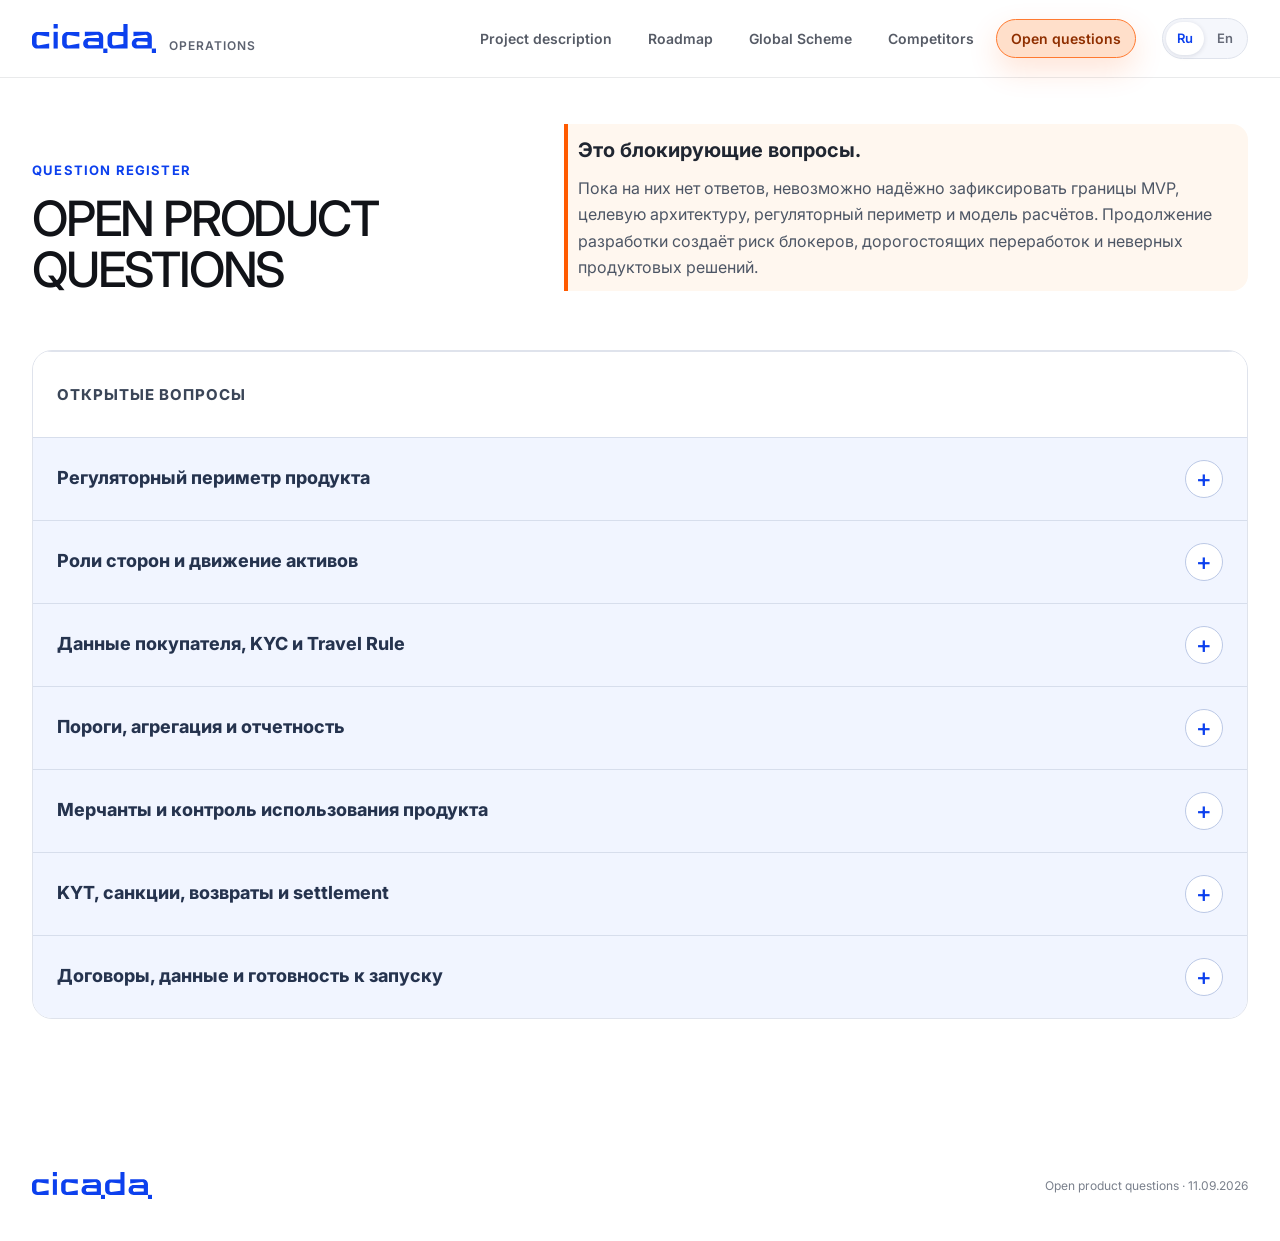
<file: public/open-decisions/index.html>
<!doctype html>
<html lang="ru">
  <head>
    <meta charset="UTF-8" />
    <meta name="viewport" content="width=device-width, initial-scale=1.0" />
    <meta name="description" content="Открытые юридические, compliance- и продуктовые вопросы для запуска Cicada Pay By Link." />
    <meta name="theme-color" content="#ff5a00" />
    <title>OPEN PRODUCT QUESTIONS — Cicada Operations</title>
    <link rel="icon" href="../assets/favicon.svg?v=20260910-3" type="image/svg+xml" sizes="any" />
    <link rel="stylesheet" href="../styles.css?v=20260911-50" />
    <script defer src="../locales/en.js?v=20260911-1"></script>
    <script defer src="../i18n.js?v=20260911-1"></script>
    <script src="./open-decisions.js?v=20260911-4" defer></script>
  </head>
  <body>
    <header class="site-header">
      <a class="brand" href="../index.html" aria-label="Cicada Operations — главная"><img src="../assets/cicada-wordmark-blue.svg?v=20260910-2" alt="Cicada" /><span>Operations</span></a>
      <nav class="site-nav" aria-label="Главная навигация"><a class="nav-link" href="../projects.html">Project description</a><a class="nav-link" href="../roadmap/">Roadmap</a><a class="nav-link" href="../scheme.html">Global Scheme</a><a class="nav-link" href="../competitors/">Competitors</a><a class="nav-link nav-link-open-decisions active" href="./" aria-current="page">Open questions</a></nav>
    </header>

    <main class="open-decisions-page">
      <section class="open-decisions-hero section-shell">
        <div class="conclusions-section-heading open-decisions-heading">
          <div><p class="conclusions-kicker">QUESTION REGISTER</p><h1>OPEN PRODUCT QUESTIONS</h1></div>
          <p class="open-decisions-warning"><strong>Это блокирующие вопросы.</strong> Пока на них нет ответов, невозможно надёжно зафиксировать границы MVP, целевую архитектуру, регуляторный периметр и модель расчётов. Продолжение разработки создаёт риск блокеров, дорогостоящих переработок и неверных продуктовых решений.</p>
        </div>
        <div class="decision-list" id="decision-list"></div>
      </section>
    </main>

    <footer class="site-footer section-shell"><img src="../assets/cicada-wordmark-blue.svg?v=20260910-2" alt="Cicada" /><p>Open product questions · <time datetime="2026-09-11">11.09.2026</time></p></footer>
  </body>
</html>
</file>
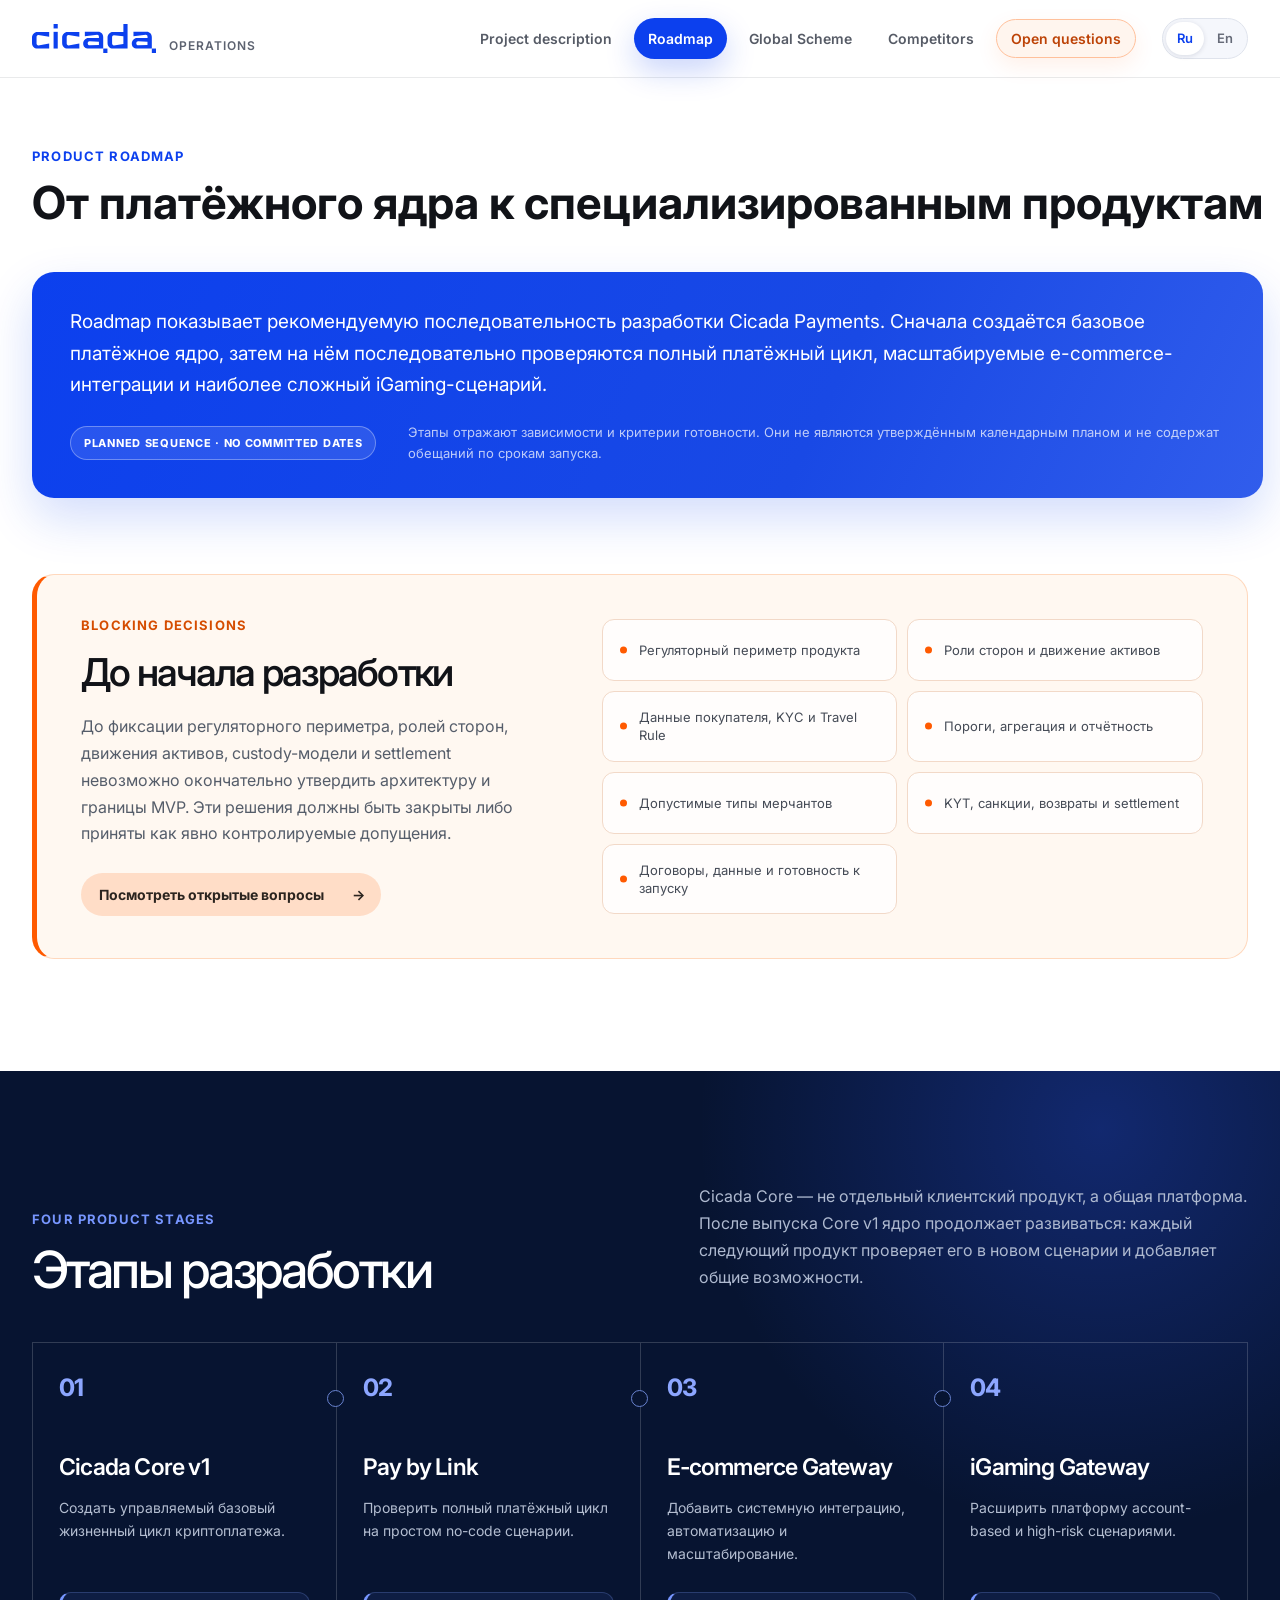
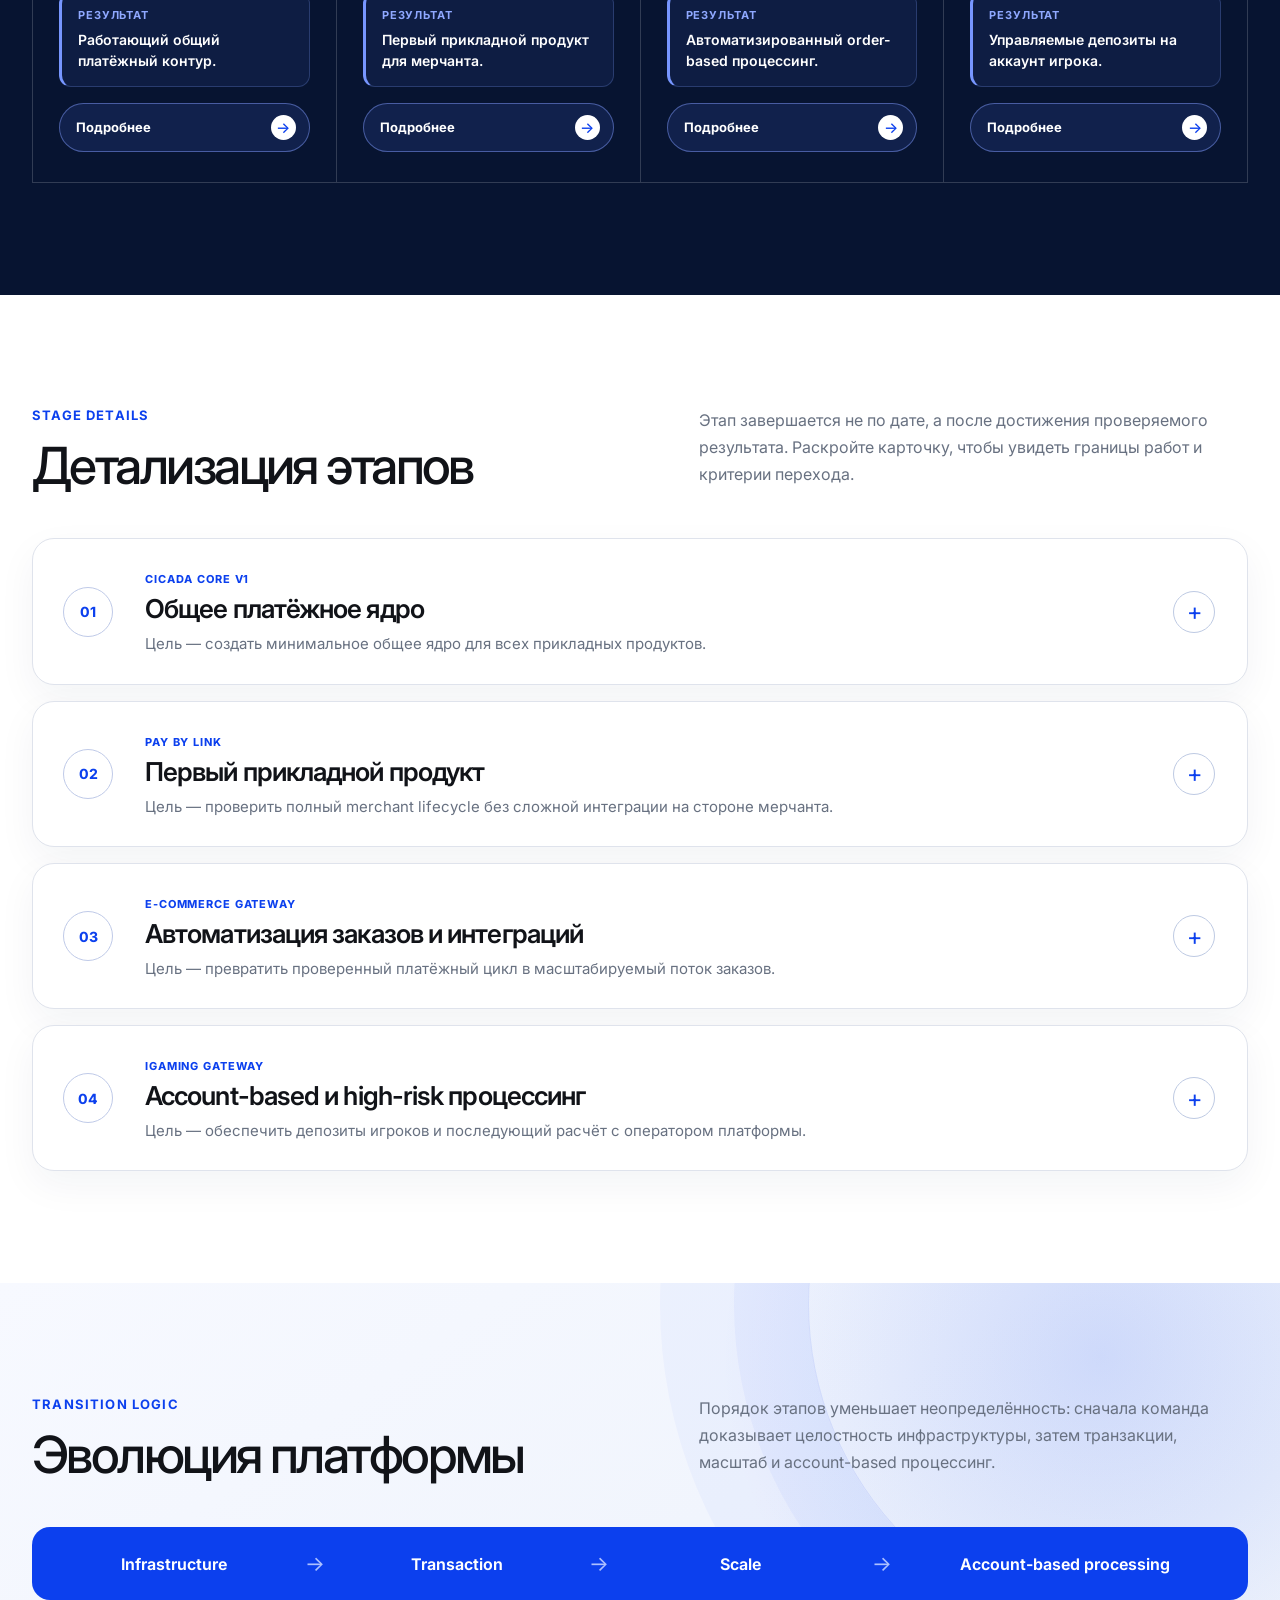
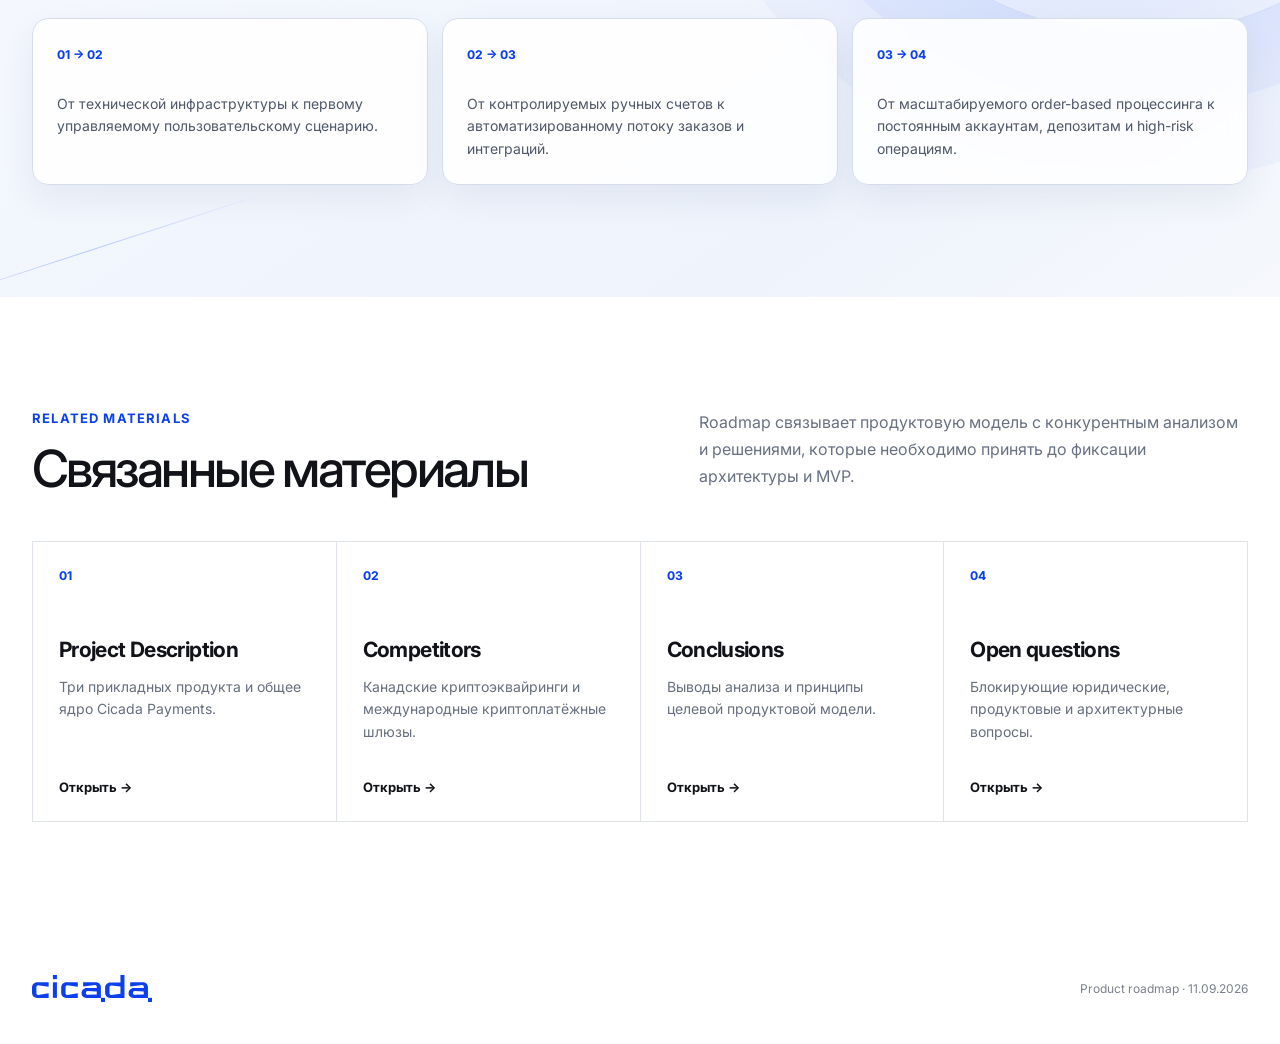
<file: public/roadmap/index.html>
<!doctype html>
<html lang="ru">
  <head>
    <meta charset="UTF-8" />
    <meta name="viewport" content="width=device-width, initial-scale=1.0" />
    <meta name="description" content="Планируемая последовательность разработки Cicada Payments: Cicada Core, Pay by Link, E-commerce Gateway и iGaming Gateway." />
    <meta name="theme-color" content="#ff5a00" />
    <title>Roadmap — Cicada Operations</title>
    <link rel="icon" href="../assets/favicon.svg?v=20260910-3" type="image/svg+xml" sizes="any" />
    <link rel="stylesheet" href="../styles.css?v=20260911-50" />
    <script defer src="../locales/en.js?v=20260911-1"></script>
    <script defer src="../i18n.js?v=20260911-1"></script>
    <script src="./roadmap.js?v=20260911-1" defer></script>
  </head>
  <body>
    <header class="site-header">
      <a class="brand" href="../index.html" aria-label="Cicada Operations — главная"><img src="../assets/cicada-wordmark-blue.svg?v=20260910-2" alt="Cicada" /><span>Operations</span></a>
      <nav class="site-nav" aria-label="Главная навигация"><a class="nav-link" href="../projects.html">Project description</a><a class="nav-link active" href="./" aria-current="page">Roadmap</a><a class="nav-link" href="../scheme.html">Global Scheme</a><a class="nav-link" href="../competitors/">Competitors</a><a class="nav-link nav-link-open-decisions" href="../open-decisions/">Open questions</a></nav>
    </header>

    <main class="roadmap-page">
      <section class="roadmap-hero section-shell">
        <div class="roadmap-hero-grid">
          <div>
            <p class="roadmap-kicker">PRODUCT ROADMAP</p>
            <h1>От платёжного ядра к специализированным продуктам</h1>
          </div>
          <div class="roadmap-hero-copy">
            <p>Roadmap показывает рекомендуемую последовательность разработки Cicada Payments. Сначала создаётся базовое платёжное ядро, затем на нём последовательно проверяются полный платёжный цикл, масштабируемые e-commerce-интеграции и наиболее сложный iGaming-сценарий.</p>
            <span class="roadmap-status">PLANNED SEQUENCE · NO COMMITTED DATES</span>
            <small>Этапы отражают зависимости и критерии готовности. Они не являются утверждённым календарным планом и не содержат обещаний по срокам запуска.</small>
          </div>
        </div>
      </section>

      <section class="roadmap-blocker section-shell" aria-labelledby="roadmap-blocker-title">
        <div class="roadmap-blocker-copy">
          <p class="roadmap-kicker">BLOCKING DECISIONS</p>
          <h2 id="roadmap-blocker-title">До начала разработки</h2>
          <p>До фиксации регуляторного периметра, ролей сторон, движения активов, custody-модели и settlement невозможно окончательно утвердить архитектуру и границы MVP. Эти решения должны быть закрыты либо приняты как явно контролируемые допущения.</p>
          <a href="../open-decisions/">Посмотреть открытые вопросы <span aria-hidden="true">→</span></a>
        </div>
        <ul class="roadmap-blocker-list">
          <li>Регуляторный периметр продукта</li>
          <li>Роли сторон и движение активов</li>
          <li>Данные покупателя, KYC и Travel Rule</li>
          <li>Пороги, агрегация и отчётность</li>
          <li>Допустимые типы мерчантов</li>
          <li>KYT, санкции, возвраты и settlement</li>
          <li>Договоры, данные и готовность к запуску</li>
        </ul>
      </section>

      <section class="roadmap-overview" aria-labelledby="roadmap-overview-title">
        <div class="section-shell">
          <div class="roadmap-heading roadmap-heading-light">
            <div><p class="roadmap-kicker">FOUR PRODUCT STAGES</p><h2 id="roadmap-overview-title">Этапы разработки</h2></div>
            <p>Cicada Core — не отдельный клиентский продукт, а общая платформа. После выпуска Core v1 ядро продолжает развиваться: каждый следующий продукт проверяет его в новом сценарии и добавляет общие возможности.</p>
          </div>
          <div class="roadmap-track">
            <article class="roadmap-node"><span>01</span><h3>Cicada Core v1</h3><p>Создать управляемый базовый жизненный цикл криптоплатежа.</p><div class="roadmap-node-result"><strong>Результат</strong><small>Работающий общий платёжный контур.</small></div><a href="#core" data-roadmap-link>Подробнее <b aria-hidden="true">→</b></a></article>
            <article class="roadmap-node"><span>02</span><h3>Pay by Link</h3><p>Проверить полный платёжный цикл на простом no-code сценарии.</p><div class="roadmap-node-result"><strong>Результат</strong><small>Первый прикладной продукт для мерчанта.</small></div><a href="#pay-by-link" data-roadmap-link>Подробнее <b aria-hidden="true">→</b></a></article>
            <article class="roadmap-node"><span>03</span><h3>E-commerce Gateway</h3><p>Добавить системную интеграцию, автоматизацию и масштабирование.</p><div class="roadmap-node-result"><strong>Результат</strong><small>Автоматизированный order-based процессинг.</small></div><a href="#ecommerce" data-roadmap-link>Подробнее <b aria-hidden="true">→</b></a></article>
            <article class="roadmap-node"><span>04</span><h3>iGaming Gateway</h3><p>Расширить платформу account-based и high-risk сценариями.</p><div class="roadmap-node-result"><strong>Результат</strong><small>Управляемые депозиты на аккаунт игрока.</small></div><a href="#igaming" data-roadmap-link>Подробнее <b aria-hidden="true">→</b></a></article>
          </div>
        </div>
      </section>

      <section class="roadmap-details section-shell" aria-labelledby="roadmap-details-title">
        <div class="roadmap-heading">
          <div><p class="roadmap-kicker">STAGE DETAILS</p><h2 id="roadmap-details-title">Детализация этапов</h2></div>
          <p>Этап завершается не по дате, а после достижения проверяемого результата. Раскройте карточку, чтобы увидеть границы работ и критерии перехода.</p>
        </div>

        <details class="roadmap-stage" id="core">
          <summary aria-controls="core-content" aria-expanded="false"><span>01</span><div><small>CICADA CORE V1</small><h3>Общее платёжное ядро</h3><p>Цель — создать минимальное общее ядро для всех прикладных продуктов.</p></div><i aria-hidden="true">+</i></summary>
          <div class="roadmap-stage-body" id="core-content">
            <div class="roadmap-stage-grid"><div><h4>Почему сначала</h4><ul><li>Все продукты зависят от единой модели платежа.</li><li>Ledger, wallet и settlement нужны до надёжной обработки средств.</li><li>Compliance и flow of funds должны быть общей инфраструктурой.</li><li>Единый Core предотвращает появление несовместимых платёжных систем.</li></ul></div><div><h4>Состав этапа</h4><ul><li>Merchant Account и базовый onboarding.</li><li>Payment Intent, сумма в CAD, USD, EUR или криптовалюте.</li><li>Выбор приоритетного цифрового актива и сети.</li><li>Базовый hosted checkout и интеграция Fireblocks.</li><li>Blockchain monitoring, confirmations, KYT/AML и risk scoring.</li><li>Статусы pending, paid, partial, overpaid, expired и blocked.</li><li>Ledger, OTC-конвертация, crypto или fiat settlement.</li><li>Dashboard, signed webhooks, reporting, reconciliation и audit trail.</li></ul></div></div>
            <div class="roadmap-result"><span>Результат этапа</span><p>Core v1 способен создать платёж, принять и проверить цифровой актив, отразить операцию в ledger, выполнить конвертацию при необходимости и сформировать расчёт с мерчантом.</p></div>
            <div class="roadmap-criteria"><h4>Критерии перехода к Pay by Link</h4><ul><li>Утверждён базовый flow of funds.</li><li>Определены роли custody и settlement.</li><li>Один Payment Intent проходит полный жизненный цикл.</li><li>Статусы воспроизводимы и фиксируются в audit trail.</li><li>Blockchain-транзакция связана с invoice или order ID.</li><li>Подтверждены базовые refunds и исключительные ситуации.</li><li>Доступен минимальный Dashboard.</li></ul></div>
          </div>
        </details>

        <details class="roadmap-stage" id="pay-by-link">
          <summary aria-controls="pay-by-link-content" aria-expanded="false"><span>02</span><div><small>PAY BY LINK</small><h3>Первый прикладной продукт</h3><p>Цель — проверить полный merchant lifecycle без сложной интеграции на стороне мерчанта.</p></div><i aria-hidden="true">+</i></summary>
          <div class="roadmap-stage-body" id="pay-by-link-content">
            <div class="roadmap-stage-grid"><div><h4>Почему следующим</h4><ul><li>Для первого мерчанта не требуется API-интеграция.</li><li>Объём операций можно контролировать.</li><li>Сценарий проверяет checkout, rate lock, KYT, conversion и settlement.</li><li>Исключительные ситуации допустимо обрабатывать вручную.</li><li>Это самый быстрый способ проверить Core в реальной операции.</li></ul></div><div><h4>Состав этапа</h4><ul><li>Создание одноразовой ссылки в Dashboard.</li><li>Фиксированная сумма, валюта, срок действия и курс.</li><li>Ссылка и QR-код для передачи клиенту.</li><li>Выбор клиентом криптовалюты и сети.</li><li>Адрес, сумма, статус и отслеживание подтверждений.</li><li>Underpayment, overpayment, refunds и разрешённые ручные решения.</li><li>История счетов, поиск, уведомления и settlement в согласованной валюте.</li></ul></div></div>
            <aside class="roadmap-boundary"><strong>Граница первого релиза</strong><p>Одноразовая ссылка с фиксированной суммой, сроком действия и автоматическим отслеживанием статуса. Многоразовые ссылки, свободная сумма, массовое создание и расширенная аналитика остаются за границами первого релиза.</p></aside>
            <div class="roadmap-result"><span>Результат этапа</span><p>Мерчант создаёт счёт, отправляет клиенту ссылку или QR-код, принимает цифровой актив и получает расчёт в выбранной валюте.</p></div>
            <div class="roadmap-criteria"><h4>Критерии перехода к E-commerce</h4><ul><li>Протестирован полный жизненный цикл платежа.</li><li>Известны причины незавершённых и ошибочных операций.</li><li>Проработаны partial, overpaid, expired и blocked.</li><li>Подтверждены правила refunds и сетевых комиссий.</li><li>Работает сверка invoice, blockchain-транзакции и settlement.</li><li>API-объекты достаточно стабильны для автоматизации.</li></ul></div>
          </div>
        </details>

        <details class="roadmap-stage" id="ecommerce">
          <summary aria-controls="ecommerce-content" aria-expanded="false"><span>03</span><div><small>E-COMMERCE GATEWAY</small><h3>Автоматизация заказов и интеграций</h3><p>Цель — превратить проверенный платёжный цикл в масштабируемый поток заказов.</p></div><i aria-hidden="true">+</i></summary>
          <div class="roadmap-stage-body" id="ecommerce-content">
            <div class="roadmap-stage-grid"><div><h4>Почему после Pay by Link</h4><ul><li>Используется тот же Payment Intent и hosted checkout.</li><li>Для интеграции нужны стабильные API и webhooks.</li><li>Возрастает число параллельных платежей.</li><li>Refunds и reconciliation должны работать с меньшим объёмом ручных операций.</li><li>Требуется более зрелая поддержка мерчанта.</li></ul></div><div><h4>Состав этапа</h4><ul><li>REST API для создания и чтения платежей.</li><li>Idempotency, versioning, hosted checkout.</li><li>Signed webhooks, retries и журнал доставки.</li><li>Order ID, metadata и return URLs.</li><li>Sandbox, test keys и автоматические статусы заказа.</li><li>Late, underpayment и overpayment handling.</li><li>Полные и частичные refunds, branding, Dashboard и reconciliation.</li></ul></div></div>
            <div class="roadmap-priority"><h4>Приоритет интеграций</h4><ol><li>Hosted checkout + REST API + webhooks</li><li>Один приоритетный плагин после выбора целевой платформы</li><li>Embedded checkout или widget</li><li>SDK и дополнительные плагины</li></ol></div>
            <div class="roadmap-result"><span>Результат этапа</span><p>Система мерчанта автоматически создаёт криптоплатёж на основании заказа, получает его статусы и завершает заказ после подтверждения Cicada.</p></div>
            <div class="roadmap-criteria"><h4>Критерии перехода к iGaming</h4><ul><li>API-контракт стабилен и документирован.</li><li>Webhooks поддерживают retry и дедупликацию.</li><li>Sandbox воспроизводит ключевые статусы.</li><li>Система выдерживает согласованную нагрузку.</li><li>Refunds и reconciliation не требуют постоянной ручной работы.</li><li>Dashboard ищет по order, payment и txhash.</li></ul></div>
          </div>
        </details>

        <details class="roadmap-stage" id="igaming">
          <summary aria-controls="igaming-content" aria-expanded="false"><span>04</span><div><small>IGAMING GATEWAY</small><h3>Account-based и high-risk процессинг</h3><p>Цель — обеспечить депозиты игроков и последующий расчёт с оператором платформы.</p></div><i aria-hidden="true">+</i></summary>
          <div class="roadmap-stage-body" id="igaming-content">
            <div class="roadmap-stage-grid"><div><h4>Почему последним</h4><ul><li>Требуется зрелое и проверенное Core-ядро.</li><li>Поток платежей становится непрерывным и высоконагруженным.</li><li>Нужно сопоставлять транзакции с постоянными аккаунтами.</li><li>Постоянные адреса усиливают требования к monitoring и reconciliation.</li><li>Custody-балансы, payouts и high-risk среда расширяют регуляторный контур.</li></ul></div><div><h4>Состав этапа</h4><ul><li>Создание депозита по player ID.</li><li>Уникальные или постоянные адреса после утверждения модели.</li><li>Сопоставление транзакции с игроком.</li><li>Минимальный депозит и confirmation policy.</li><li>KYT/AML, risk scoring, автоматическая и ручная обработка риска.</li><li>Deposit webhooks, underpayment, overpayment и история операций.</li><li>OTC-конвертация и settlement оператору в согласованной валюте.</li><li>Прямая интеграция или API игровой платформы.</li></ul></div></div>
            <aside class="roadmap-boundary roadmap-boundary-dark"><strong>iGaming payouts · Subsequent release</strong><p>Отдельный последующий релиз: проверка адреса получателя, whitelist, лимиты, approvals, управление ликвидностью, предварительный расчёт комиссии, bulk payouts, payout webhooks и повтор только неуспешных выплат.</p></aside>
            <aside class="roadmap-hypothesis">Требования к iGaming Gateway являются продуктовой гипотезой и должны быть подтверждены интервью с операторами и поставщиками игровых платформ.</aside>
            <div class="roadmap-result"><span>Результат этапа</span><p>Игровая платформа создаёт депозит для конкретного игрока, получает подтверждённый статус платежа, зачисляет средства на своей стороне, а Cicada выполняет проверку, конвертацию и расчёт с оператором.</p></div>
          </div>
        </details>
      </section>

      <section class="roadmap-transitions" id="platform-evolution">
        <div class="section-shell">
          <div class="roadmap-heading"><div><p class="roadmap-kicker">TRANSITION LOGIC</p><h2>Эволюция платформы</h2></div><p>Порядок этапов уменьшает неопределённость: сначала команда доказывает целостность инфраструктуры, затем транзакции, масштаб и account-based процессинг.</p></div>
          <div class="transition-formula" aria-label="Infrastructure, Transaction, Scale, Account-based processing"><span>Infrastructure</span><b>→</b><span>Transaction</span><b>→</b><span>Scale</span><b>→</b><span>Account-based processing</span></div>
          <div class="transition-grid"><article><span>01 → 02</span><p>От технической инфраструктуры к первому управляемому пользовательскому сценарию.</p></article><article><span>02 → 03</span><p>От контролируемых ручных счетов к автоматизированному потоку заказов и интеграций.</p></article><article><span>03 → 04</span><p>От масштабируемого order-based процессинга к постоянным аккаунтам, депозитам и high-risk операциям.</p></article></div>
        </div>
      </section>

      <section class="roadmap-related section-shell" aria-labelledby="roadmap-related-title">
        <div class="roadmap-heading"><div><p class="roadmap-kicker">RELATED MATERIALS</p><h2 id="roadmap-related-title">Связанные материалы</h2></div><p>Roadmap связывает продуктовую модель с конкурентным анализом и решениями, которые необходимо принять до фиксации архитектуры и MVP.</p></div>
        <div class="roadmap-related-grid"><a href="../projects.html"><span>01</span><h3>Project Description</h3><p>Три прикладных продукта и общее ядро Cicada Payments.</p><b>Открыть →</b></a><a href="../competitors/"><span>02</span><h3>Competitors</h3><p>Канадские криптоэквайринги и международные криптоплатёжные шлюзы.</p><b>Открыть →</b></a><a href="../conclusions/"><span>03</span><h3>Conclusions</h3><p>Выводы анализа и принципы целевой продуктовой модели.</p><b>Открыть →</b></a><a href="../open-decisions/"><span>04</span><h3>Open questions</h3><p>Блокирующие юридические, продуктовые и архитектурные вопросы.</p><b>Открыть →</b></a></div>
      </section>
    </main>

    <footer class="site-footer section-shell"><img src="../assets/cicada-wordmark-blue.svg?v=20260910-2" alt="Cicada" /><p>Product roadmap · 11.09.2026</p></footer>
  </body>
</html>
</file>
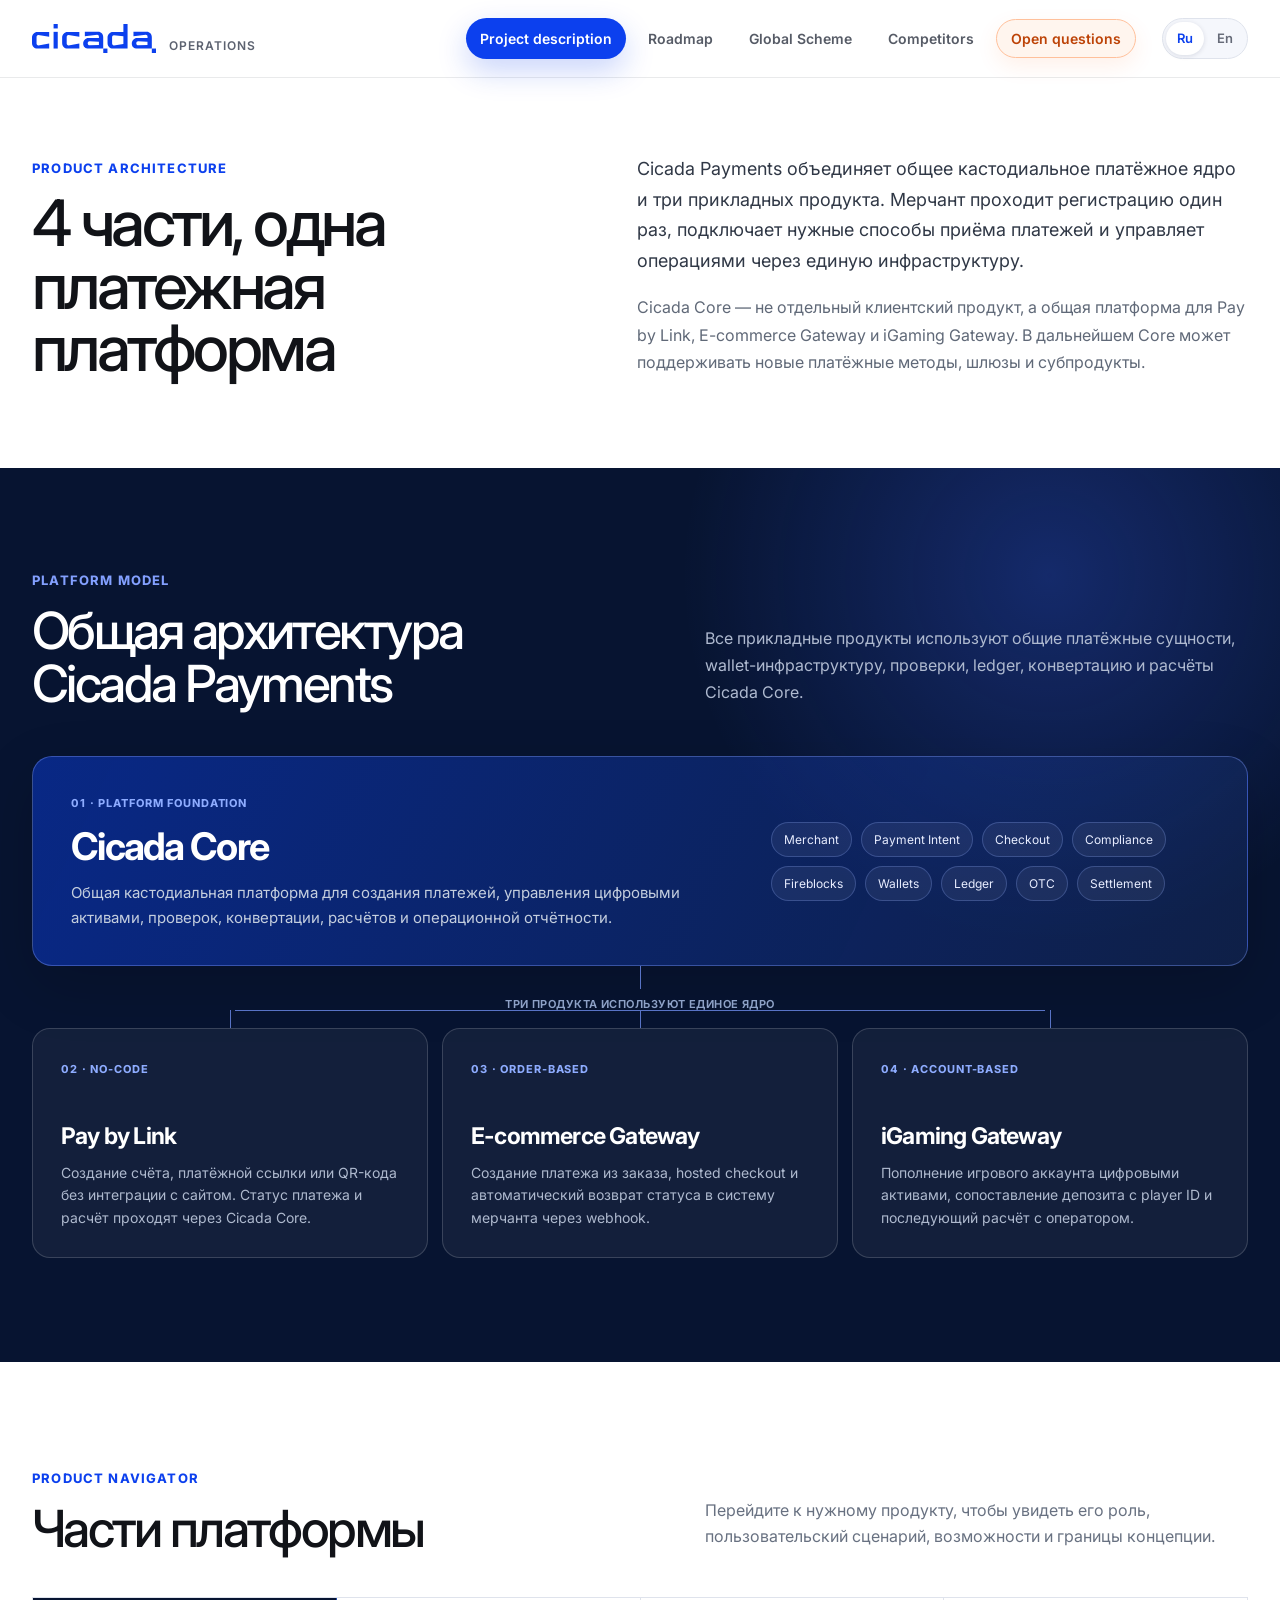
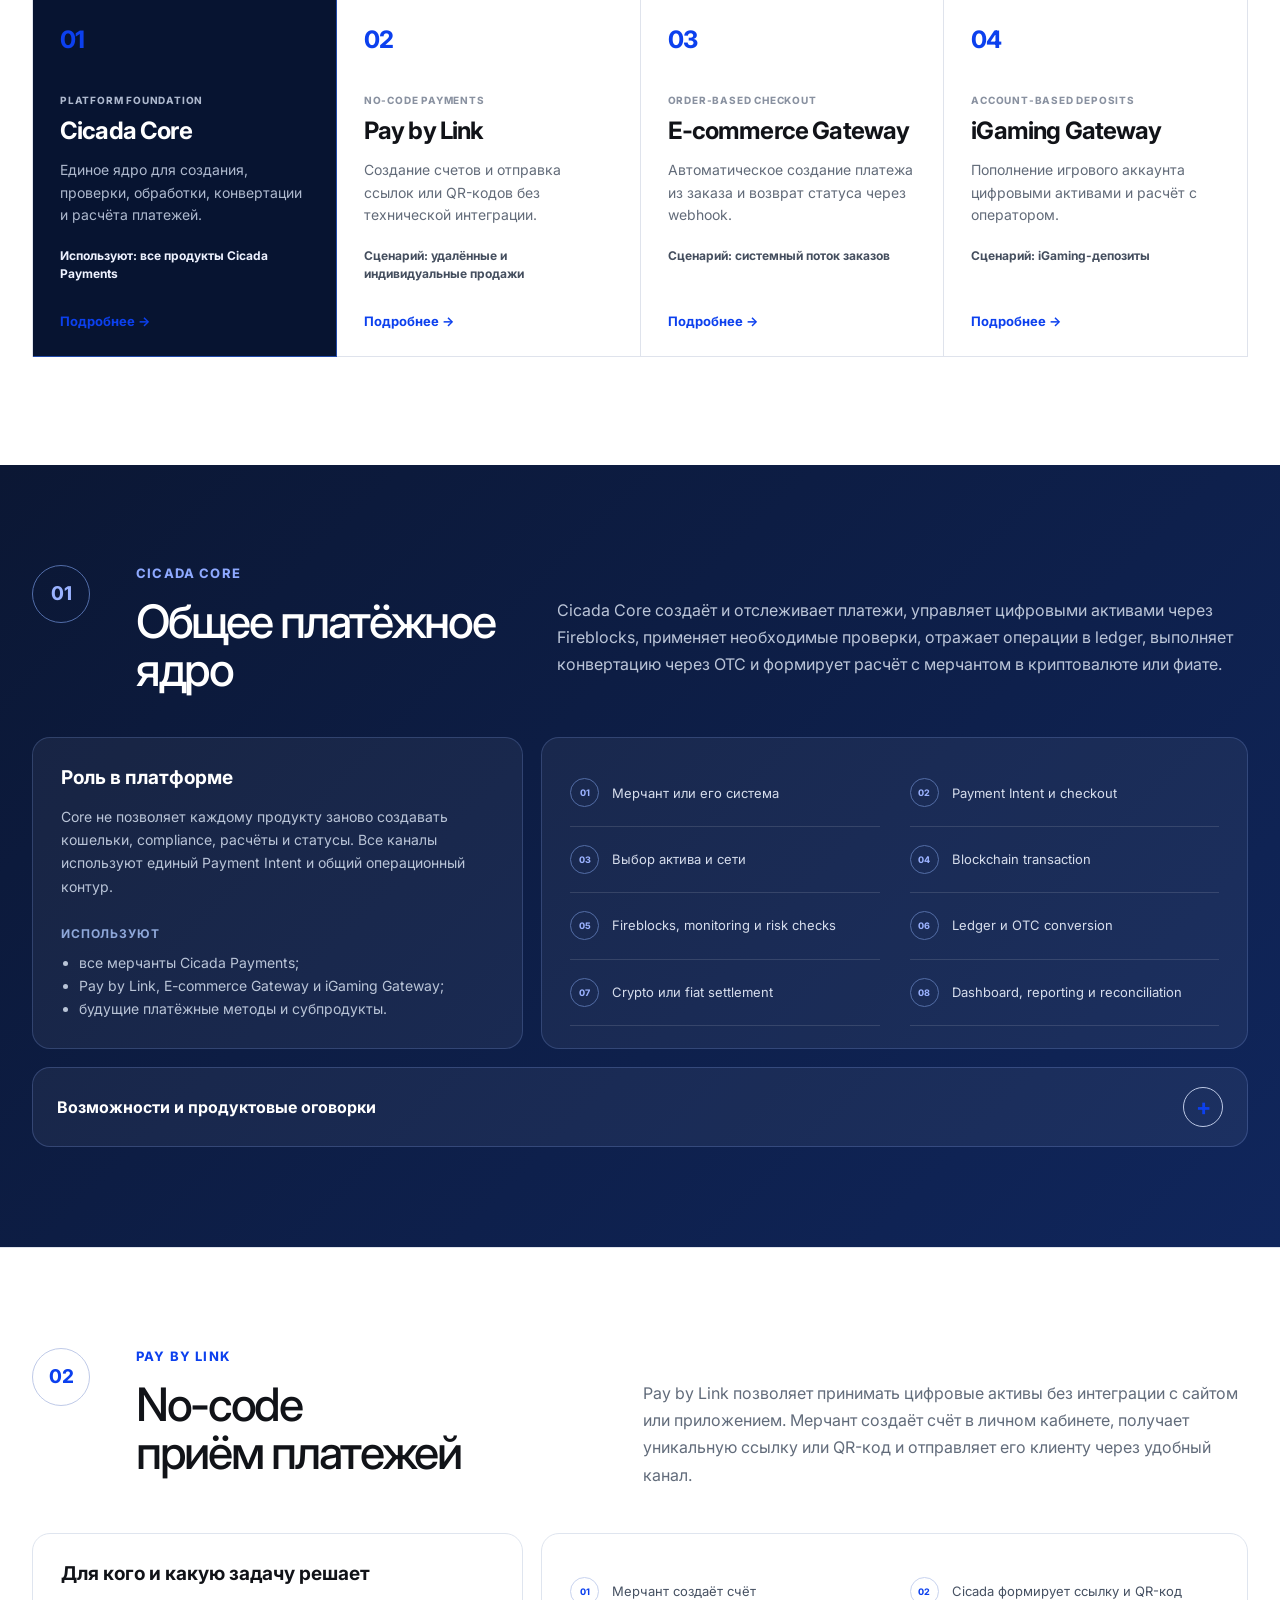
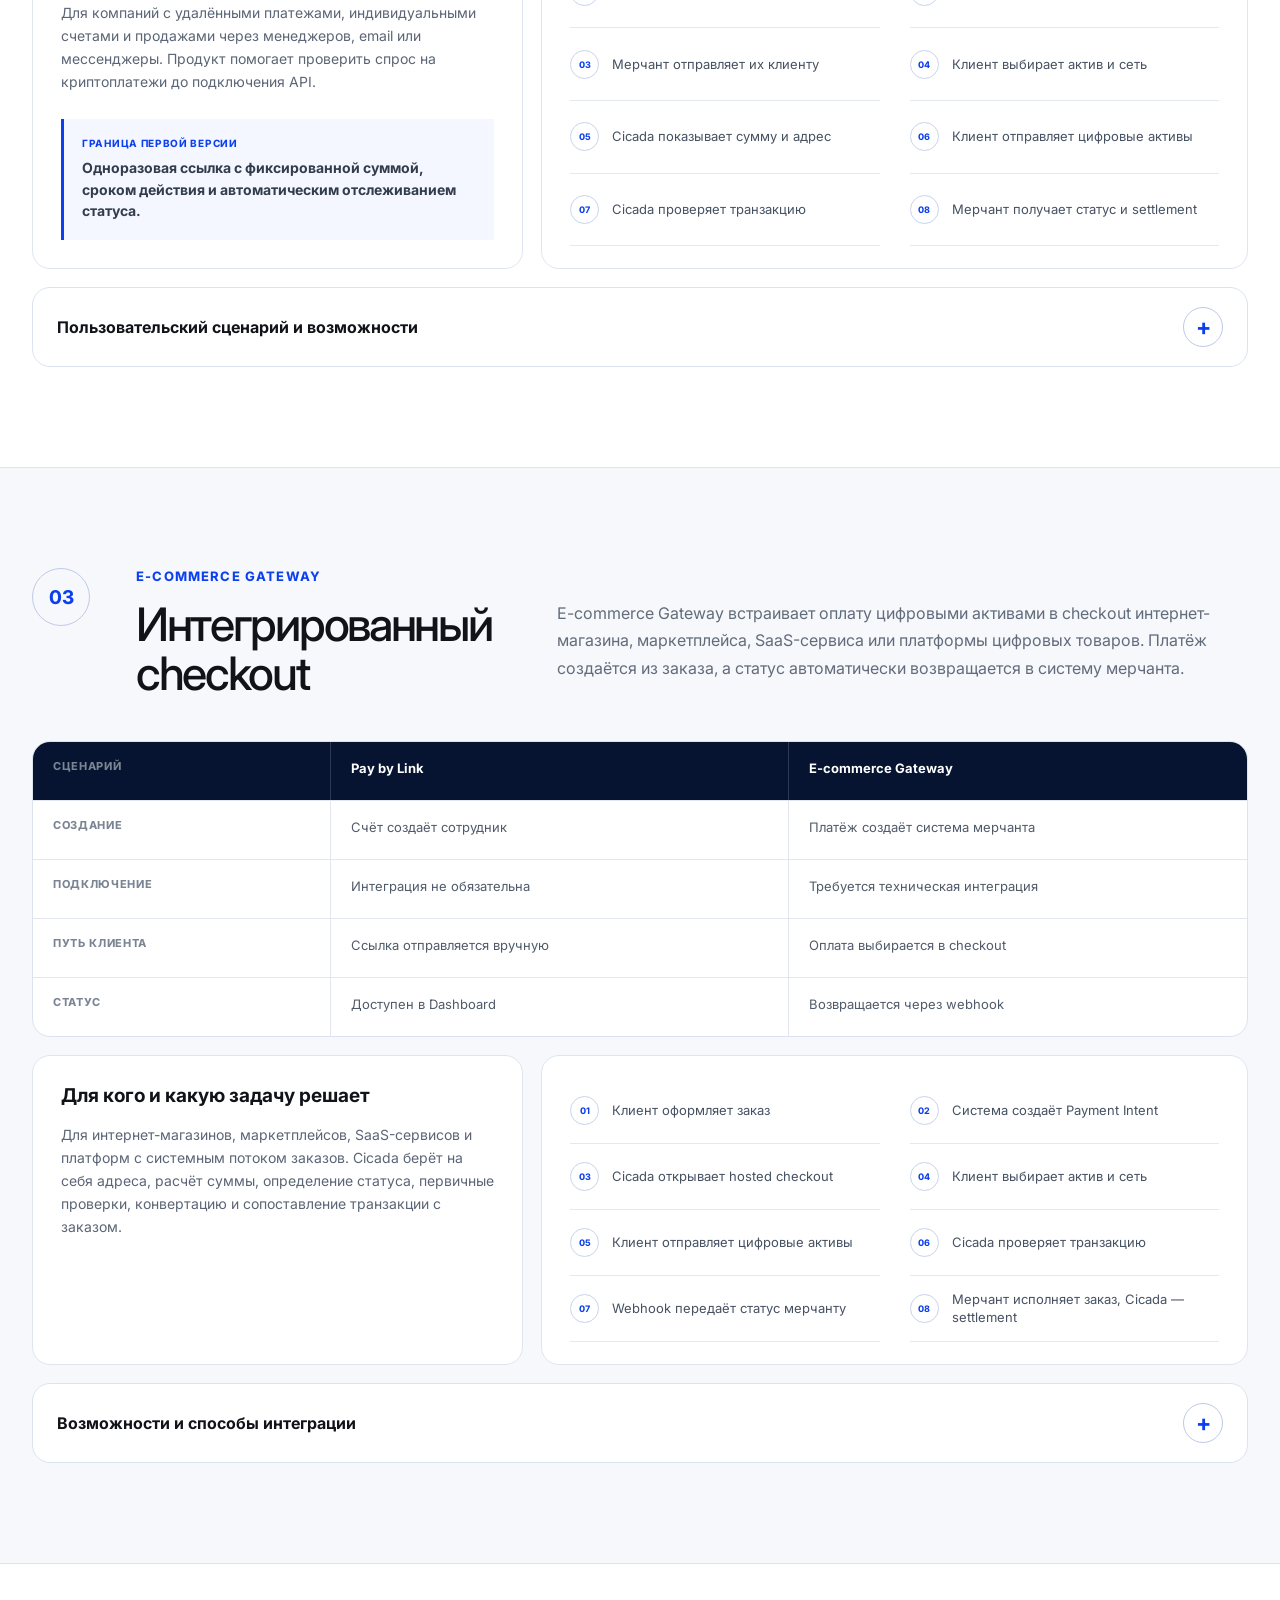
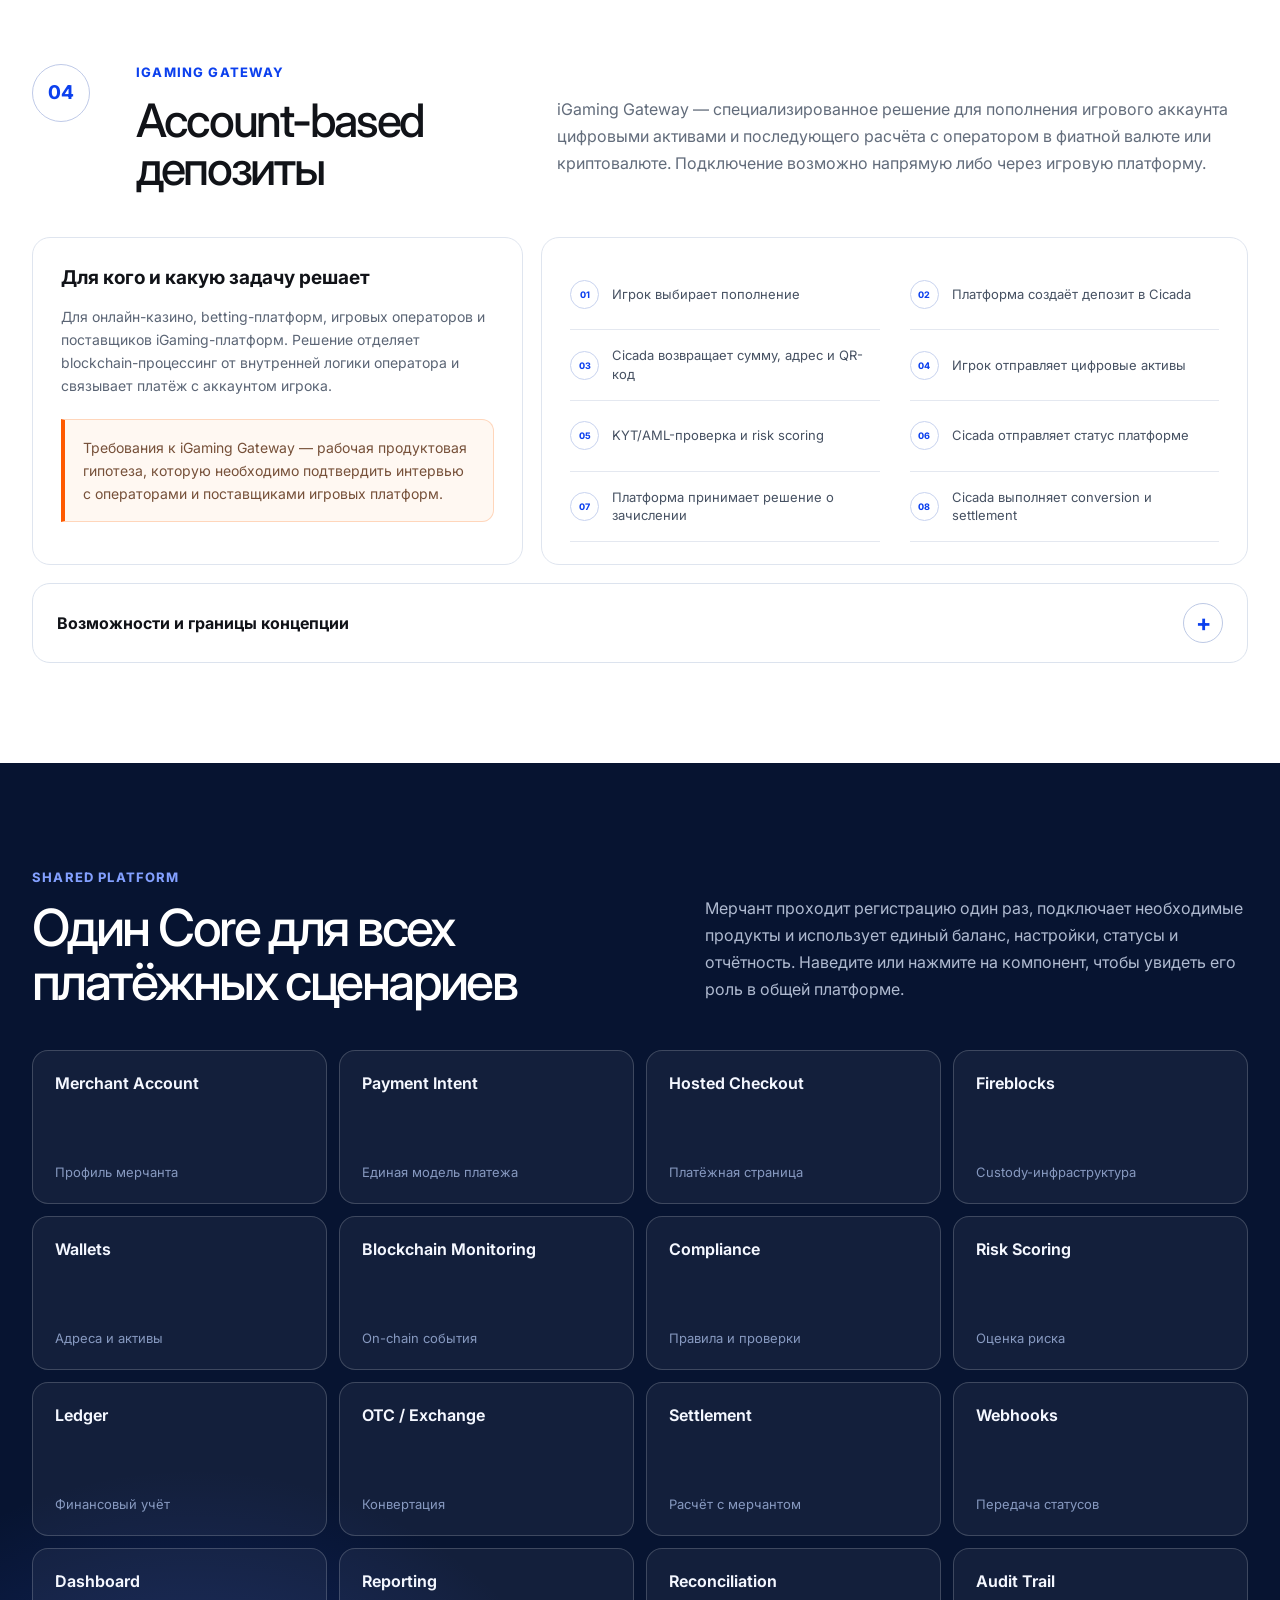
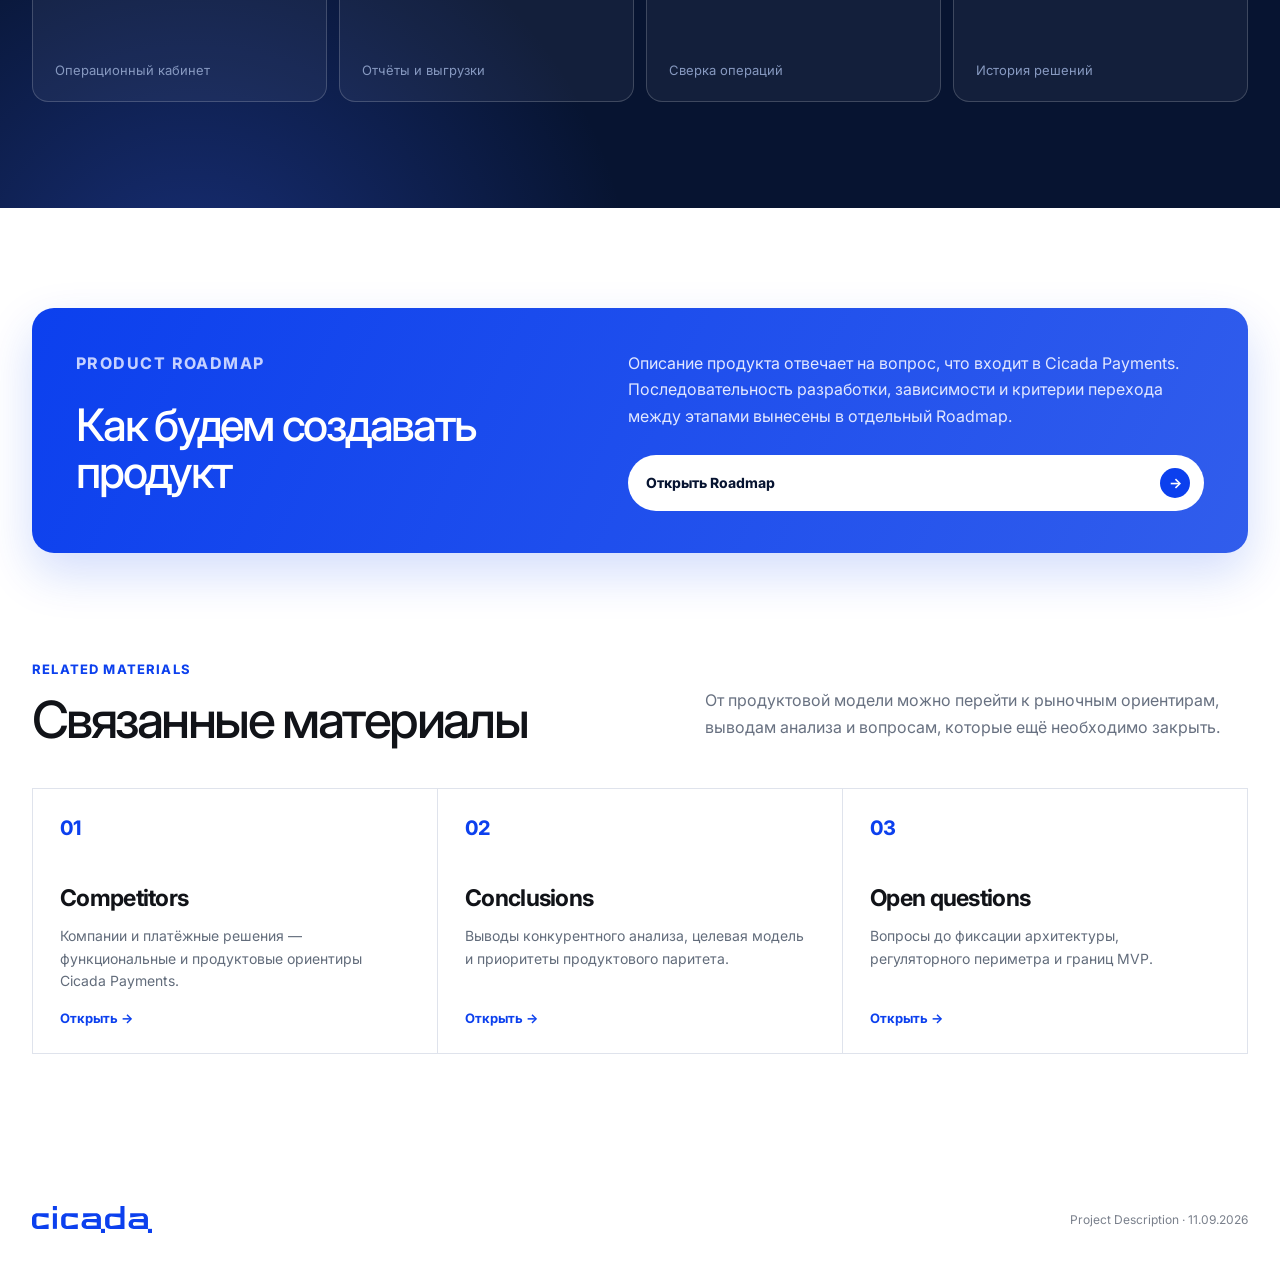
<file: public/projects.html>
<!doctype html>
<html lang="ru">
  <head>
    <meta charset="UTF-8" />
    <meta name="viewport" content="width=device-width, initial-scale=1.0" />
    <meta name="description" content="Архитектура Cicada Payments: общее платёжное ядро Cicada Core и продукты Pay by Link, E-commerce Gateway и iGaming Gateway." />
    <meta name="theme-color" content="#ff5a00" />
    <title>Project Description — Cicada Operations</title>
    <link rel="icon" href="./assets/favicon.svg?v=20260910-3" type="image/svg+xml" sizes="any" />
    <link rel="stylesheet" href="./styles.css?v=20260911-50" />
    <script defer src="./locales/en.js?v=20260911-1"></script>
    <script defer src="./i18n.js?v=20260911-1"></script>
    <script src="./projects.js?v=20260911-5" defer></script>
  </head>
  <body>
    <header class="site-header">
      <a class="brand" href="./index.html" aria-label="Cicada Operations — главная"><img src="./assets/cicada-wordmark-blue.svg?v=20260910-2" alt="Cicada" /><span>Operations</span></a>
      <nav class="site-nav" aria-label="Главная навигация"><a class="nav-link active" href="./projects.html" aria-current="page">Project description</a><a class="nav-link" href="./roadmap/">Roadmap</a><a class="nav-link" href="./scheme.html">Global Scheme</a><a class="nav-link" href="./competitors/">Competitors</a><a class="nav-link nav-link-open-decisions" href="./open-decisions/">Open questions</a></nav>
    </header>

    <main class="description-page">
      <section class="description-hero section-shell">
        <div class="description-hero-grid">
          <div><p class="description-kicker">PRODUCT ARCHITECTURE</p><h1>4 части, одна платежная платформа</h1></div>
          <div class="description-hero-copy">
            <p>Cicada Payments объединяет общее кастодиальное платёжное ядро и три прикладных продукта. Мерчант проходит регистрацию один раз, подключает нужные способы приёма платежей и управляет операциями через единую инфраструктуру.</p>
            <p>Cicada Core — не отдельный клиентский продукт, а общая платформа для Pay by Link, E-commerce Gateway и iGaming Gateway. В дальнейшем Core может поддерживать новые платёжные методы, шлюзы и субпродукты.</p>
          </div>
        </div>
      </section>

      <section class="architecture-section" id="architecture" aria-labelledby="architecture-title">
        <div class="section-shell">
          <div class="description-heading description-heading-light"><div><p class="description-kicker">PLATFORM MODEL</p><h2 id="architecture-title">Общая архитектура<br />Cicada Payments</h2></div><p>Все прикладные продукты используют общие платёжные сущности, wallet-инфраструктуру, проверки, ledger, конвертацию и расчёты Cicada Core.</p></div>
          <div class="architecture-map" role="img" aria-label="Cicada Core является общей основой для Pay by Link, E-commerce Gateway и iGaming Gateway">
            <article class="architecture-core"><div><span>01 · PLATFORM FOUNDATION</span><h3>Cicada Core</h3><p>Общая кастодиальная платформа для создания платежей, управления цифровыми активами, проверок, конвертации, расчётов и операционной отчётности.</p></div><ul aria-label="Ключевые компоненты Cicada Core"><li>Merchant</li><li>Payment Intent</li><li>Checkout</li><li>Compliance</li><li>Fireblocks</li><li>Wallets</li><li>Ledger</li><li>OTC</li><li>Settlement</li></ul></article>
            <p class="architecture-connection">Три продукта используют единое ядро</p>
            <div class="architecture-products"><article><span>02 · NO-CODE</span><h3>Pay by Link</h3><p>Создание счёта, платёжной ссылки или QR-кода без интеграции с сайтом. Статус платежа и расчёт проходят через Cicada Core.</p></article><article><span>03 · ORDER-BASED</span><h3>E-commerce Gateway</h3><p>Создание платежа из заказа, hosted checkout и автоматический возврат статуса в систему мерчанта через webhook.</p></article><article><span>04 · ACCOUNT-BASED</span><h3>iGaming Gateway</h3><p>Пополнение игрового аккаунта цифровыми активами, сопоставление депозита с player ID и последующий расчёт с оператором.</p></article></div>
          </div>
        </div>
      </section>

      <section class="product-navigator section-shell" aria-labelledby="navigator-title">
        <div class="description-heading"><div><p class="description-kicker">PRODUCT NAVIGATOR</p><h2 id="navigator-title">Части платформы</h2></div><p>Перейдите к нужному продукту, чтобы увидеть его роль, пользовательский сценарий, возможности и границы концепции.</p></div>
        <div class="product-navigator-grid">
          <a class="product-nav-card product-nav-core" href="#core"><span>01</span><small>PLATFORM FOUNDATION</small><h3>Cicada Core</h3><p>Единое ядро для создания, проверки, обработки, конвертации и расчёта платежей.</p><strong>Используют: все продукты Cicada Payments</strong><b>Подробнее →</b></a>
          <a class="product-nav-card" href="#pay-by-link"><span>02</span><small>NO-CODE PAYMENTS</small><h3>Pay by Link</h3><p>Создание счетов и отправка ссылок или QR-кодов без технической интеграции.</p><strong>Сценарий: удалённые и индивидуальные продажи</strong><b>Подробнее →</b></a>
          <a class="product-nav-card" href="#ecommerce"><span>03</span><small>ORDER-BASED CHECKOUT</small><h3>E-commerce Gateway</h3><p>Автоматическое создание платежа из заказа и возврат статуса через webhook.</p><strong>Сценарий: системный поток заказов</strong><b>Подробнее →</b></a>
          <a class="product-nav-card" href="#igaming"><span>04</span><small>ACCOUNT-BASED DEPOSITS</small><h3>iGaming Gateway</h3><p>Пополнение игрового аккаунта цифровыми активами и расчёт с оператором.</p><strong>Сценарий: iGaming-депозиты</strong><b>Подробнее →</b></a>
        </div>
      </section>

      <section class="product-detail product-detail-core" id="core" aria-labelledby="core-title"><div class="section-shell">
        <div class="product-detail-head"><span>01</span><div><p class="description-kicker">CICADA CORE</p><h2 id="core-title">Общее платёжное ядро</h2></div><p>Cicada Core создаёт и отслеживает платежи, управляет цифровыми активами через Fireblocks, применяет необходимые проверки, отражает операции в ledger, выполняет конвертацию через OTC и формирует расчёт с мерчантом в криптовалюте или фиате.</p></div>
        <div class="product-detail-grid"><div class="product-purpose"><h3>Роль в платформе</h3><p>Core не позволяет каждому продукту заново создавать кошельки, compliance, расчёты и статусы. Все каналы используют единый Payment Intent и общий операционный контур.</p><h4>Используют</h4><ul><li>все мерчанты Cicada Payments;</li><li>Pay by Link, E-commerce Gateway и iGaming Gateway;</li><li>будущие платёжные методы и субпродукты.</li></ul></div><ol class="product-flow" aria-label="Схема работы Cicada Core"><li>Мерчант или его система</li><li>Payment Intent и checkout</li><li>Выбор актива и сети</li><li>Blockchain transaction</li><li>Fireblocks, monitoring и risk checks</li><li>Ledger и OTC conversion</li><li>Crypto или fiat settlement</li><li>Dashboard, reporting и reconciliation</li></ol></div>
        <details class="product-disclosure"><summary aria-controls="core-capabilities" aria-expanded="false"><span>Возможности и продуктовые оговорки</span><i aria-hidden="true">+</i></summary><div class="product-disclosure-body" id="core-capabilities"><div><h3>Основные возможности</h3><ul class="feature-list"><li>Merchant Account и Payment Intent</li><li>счёт в CAD, USD, EUR или криптовалюте</li><li>основные цифровые активы и приоритетные сети с возможностью расширения</li><li>Fireblocks, wallets и blockchain monitoring</li><li>KYT/AML-проверки и risk scoring</li><li>статусы pending, paid, partial, overpaid, expired, refunded и blocked</li><li>ledger, OTC conversion и settlement</li><li>Dashboard, webhooks, reporting, audit trail и reconciliation</li></ul></div><aside><span>PLANNING BOUNDARY</span><p>Compliance-модель, точные условия fiat settlement и правила проверки покупателя требуют отдельных решений. Core показан как целевая платформа, а не как уже работающий production-продукт.</p></aside></div></details>
      </div></section>

      <section class="product-detail" id="pay-by-link" aria-labelledby="pay-by-link-title"><div class="section-shell">
        <div class="product-detail-head product-detail-head-wide"><span>02</span><div><p class="description-kicker">PAY BY LINK</p><h2 id="pay-by-link-title">No-code<br />приём платежей</h2></div><p>Pay by Link позволяет принимать цифровые активы без интеграции с сайтом или приложением. Мерчант создаёт счёт в личном кабинете, получает уникальную ссылку или QR-код и отправляет его клиенту через удобный канал.</p></div>
        <div class="product-detail-grid"><div class="product-purpose"><h3>Для кого и какую задачу решает</h3><p>Для компаний с удалёнными платежами, индивидуальными счетами и продажами через менеджеров, email или мессенджеры. Продукт помогает проверить спрос на криптоплатежи до подключения API.</p><div class="version-boundary"><span>Граница первой версии</span><strong>Одноразовая ссылка с фиксированной суммой, сроком действия и автоматическим отслеживанием статуса.</strong></div></div><ol class="product-flow" aria-label="Схема работы Pay by Link"><li>Мерчант создаёт счёт</li><li>Cicada формирует ссылку и QR-код</li><li>Мерчант отправляет их клиенту</li><li>Клиент выбирает актив и сеть</li><li>Cicada показывает сумму и адрес</li><li>Клиент отправляет цифровые активы</li><li>Cicada проверяет транзакцию</li><li>Мерчант получает статус и settlement</li></ol></div>
        <details class="product-disclosure"><summary aria-controls="pay-by-link-content" aria-expanded="false"><span>Пользовательский сценарий и возможности</span><i aria-hidden="true">+</i></summary><div class="product-disclosure-body" id="pay-by-link-content"><div><h3>Базовые возможности</h3><ul class="feature-list"><li>одноразовая ссылка, фиксированная сумма и срок действия</li><li>счёт в CAD, USD, EUR или криптовалюте</li><li>выбор актива и сети, адрес и QR-код</li><li>автоматический пересчёт суммы и статусы платежа</li><li>история счетов, поиск и уведомления</li><li>risk scoring, недоплата, переплата и возврат</li><li>расчёт с мерчантом в криптовалюте или фиате</li></ul></div><div><h3>Возможности последующих версий</h3><ul class="feature-list"><li>многоразовые ссылки и ссылки без фиксированной суммы</li><li>массовое создание счетов и напоминания</li><li>брендирование и создание ссылок через API</li><li>дополнительные поля клиента и аналитика конверсии</li><li>роли пользователей внутри кабинета</li></ul><p class="hypothesis-note">Открытие платёжной страницы без регистрации клиента — рабочая гипотеза. Финальная модель зависит от юридических и compliance-требований.</p></div></div></details>
      </div></section>

      <section class="product-detail product-detail-soft" id="ecommerce" aria-labelledby="ecommerce-title"><div class="section-shell">
        <div class="product-detail-head"><span>03</span><div><p class="description-kicker">E-COMMERCE GATEWAY</p><h2 id="ecommerce-title">Интегрированный checkout</h2></div><p>E-commerce Gateway встраивает оплату цифровыми активами в checkout интернет-магазина, маркетплейса, SaaS-сервиса или платформы цифровых товаров. Платёж создаётся из заказа, а статус автоматически возвращается в систему мерчанта.</p></div>
        <div class="product-comparison" aria-label="Сравнение Pay by Link и E-commerce Gateway"><div><span>Сценарий</span><strong>Pay by Link</strong><strong>E-commerce Gateway</strong></div><div><span>Создание</span><p>Счёт создаёт сотрудник</p><p>Платёж создаёт система мерчанта</p></div><div><span>Подключение</span><p>Интеграция не обязательна</p><p>Требуется техническая интеграция</p></div><div><span>Путь клиента</span><p>Ссылка отправляется вручную</p><p>Оплата выбирается в checkout</p></div><div><span>Статус</span><p>Доступен в Dashboard</p><p>Возвращается через webhook</p></div></div>
        <div class="product-detail-grid"><div class="product-purpose"><h3>Для кого и какую задачу решает</h3><p>Для интернет-магазинов, маркетплейсов, SaaS-сервисов и платформ с системным потоком заказов. Cicada берёт на себя адреса, расчёт суммы, определение статуса, первичные проверки, конвертацию и сопоставление транзакции с заказом.</p></div><ol class="product-flow" aria-label="Схема работы E-commerce Gateway"><li>Клиент оформляет заказ</li><li>Система создаёт Payment Intent</li><li>Cicada открывает hosted checkout</li><li>Клиент выбирает актив и сеть</li><li>Клиент отправляет цифровые активы</li><li>Cicada проверяет транзакцию</li><li>Webhook передаёт статус мерчанту</li><li>Мерчант исполняет заказ, Cicada — settlement</li></ol></div>
        <details class="product-disclosure"><summary aria-controls="ecommerce-content" aria-expanded="false"><span>Возможности и способы интеграции</span><i aria-hidden="true">+</i></summary><div class="product-disclosure-body" id="ecommerce-content"><div><h3>Основные возможности</h3><ul class="feature-list"><li>REST API, hosted checkout и подписанные webhooks</li><li>order ID, metadata и return URLs</li><li>выбор актива и сети, ограниченное время курса</li><li>expired, underpaid и overpaid платежи</li><li>полные и частичные возвраты</li><li>branding, sandbox, test keys и журнал событий</li><li>Dashboard, reconciliation и settlement</li></ul></div><aside><span>INTEGRATION OPTIONS</span><p>Hosted checkout, REST API и webhooks формируют базовую модель. CMS/e-commerce plugin, embedded checkout, виджет и SDK — продуктовые возможности без зафиксированного порядка реализации. Конкретный первый plugin ещё не выбран.</p></aside></div></details>
      </div></section>

      <section class="product-detail" id="igaming" aria-labelledby="igaming-title"><div class="section-shell">
        <div class="product-detail-head"><span>04</span><div><p class="description-kicker">IGAMING GATEWAY</p><h2 id="igaming-title">Account-based депозиты</h2></div><p>iGaming Gateway — специализированное решение для пополнения игрового аккаунта цифровыми активами и последующего расчёта с оператором в фиатной валюте или криптовалюте. Подключение возможно напрямую либо через игровую платформу.</p></div>
        <div class="product-detail-grid"><div class="product-purpose"><h3>Для кого и какую задачу решает</h3><p>Для онлайн-казино, betting-платформ, игровых операторов и поставщиков iGaming-платформ. Решение отделяет blockchain-процессинг от внутренней логики оператора и связывает платёж с аккаунтом игрока.</p><p class="hypothesis-note">Требования к iGaming Gateway — рабочая продуктовая гипотеза, которую необходимо подтвердить интервью с операторами и поставщиками игровых платформ.</p></div><ol class="product-flow" aria-label="Схема депозита iGaming Gateway"><li>Игрок выбирает пополнение</li><li>Платформа создаёт депозит в Cicada</li><li>Cicada возвращает сумму, адрес и QR-код</li><li>Игрок отправляет цифровые активы</li><li>KYT/AML-проверка и risk scoring</li><li>Cicada отправляет статус платформе</li><li>Платформа принимает решение о зачислении</li><li>Cicada выполняет conversion и settlement</li></ol></div>
        <details class="product-disclosure"><summary aria-controls="igaming-content" aria-expanded="false"><span>Возможности и границы концепции</span><i aria-hidden="true">+</i></summary><div class="product-disclosure-body" id="igaming-content"><div><h3>Основные возможности</h3><ul class="feature-list"><li>депозит в фиатной или криптовалютной величине</li><li>уникальный платёж и передача player ID</li><li>API, deposit webhooks и confirmations policy</li><li>KYT/AML, risk scoring и ручная обработка риска</li><li>недоплата, переплата, tolerance и возвраты</li><li>OTC conversion, settlement и reconciliation</li><li>лимиты и интеграция с игровой платформой</li><li>постоянные deposit addresses как опция, требующая подтверждения</li></ul></div><aside class="potential-extension"><span>POTENTIAL EXTENSION</span><h3>Выплаты игрокам</h3><p>В дальнейшем продукт может поддерживать выплаты. Этот сценарий требует дополнительных правил проверки адресов, лимитов, approvals, управления ликвидностью и безопасности и не входит в базовую версию.</p></aside></div></details>
      </div></section>

      <section class="shared-platform" id="shared-platform" aria-labelledby="shared-platform-title"><div class="section-shell"><div class="description-heading description-heading-light"><div><p class="description-kicker">SHARED PLATFORM</p><h2 id="shared-platform-title">Один Core для всех платёжных сценариев</h2></div><p>Мерчант проходит регистрацию один раз, подключает необходимые продукты и использует единый баланс, настройки, статусы и отчётность. Наведите или нажмите на компонент, чтобы увидеть его роль в общей платформе.</p></div><ul class="shared-platform-grid" aria-label="Компоненты Cicada Core">
        <li><button class="shared-platform-card" type="button" aria-pressed="false"><span class="shared-platform-card-inner"><span class="shared-platform-card-front"><b>Merchant Account</b><small>Профиль мерчанта</small></span><span class="shared-platform-card-back"><b>Merchant Account</b><span>Хранит профиль мерчанта, доступные продукты, настройки и параметры расчётов.</span></span></span></button></li>
        <li><button class="shared-platform-card" type="button" aria-pressed="false"><span class="shared-platform-card-inner"><span class="shared-platform-card-front"><b>Payment Intent</b><small>Единая модель платежа</small></span><span class="shared-platform-card-back"><b>Payment Intent</b><span>Связывает счёт или заказ с суммой, курсом, адресом, транзакцией и итоговым статусом.</span></span></span></button></li>
        <li><button class="shared-platform-card" type="button" aria-pressed="false"><span class="shared-platform-card-inner"><span class="shared-platform-card-front"><b>Hosted Checkout</b><small>Платёжная страница</small></span><span class="shared-platform-card-back"><b>Hosted Checkout</b><span>Показывает клиенту актив, сеть, сумму, адрес, QR-код и состояние оплаты.</span></span></span></button></li>
        <li><button class="shared-platform-card" type="button" aria-pressed="false"><span class="shared-platform-card-inner"><span class="shared-platform-card-front"><b>Fireblocks</b><small>Custody-инфраструктура</small></span><span class="shared-platform-card-back"><b>Fireblocks</b><span>Обеспечивает инфраструктуру кошельков, управление ключами и подписание транзакций.</span></span></span></button></li>
        <li><button class="shared-platform-card" type="button" aria-pressed="false"><span class="shared-platform-card-inner"><span class="shared-platform-card-front"><b>Wallets</b><small>Адреса и активы</small></span><span class="shared-platform-card-back"><b>Wallets</b><span>Управляют платёжными адресами, сетями и движением цифровых активов.</span></span></span></button></li>
        <li><button class="shared-platform-card" type="button" aria-pressed="false"><span class="shared-platform-card-inner"><span class="shared-platform-card-front"><b>Blockchain Monitoring</b><small>On-chain события</small></span><span class="shared-platform-card-back"><b>Blockchain Monitoring</b><span>Обнаруживает транзакции, отслеживает подтверждения и изменения в сети.</span></span></span></button></li>
        <li><button class="shared-platform-card" type="button" aria-pressed="false"><span class="shared-platform-card-inner"><span class="shared-platform-card-front"><b>Compliance</b><small>Правила и проверки</small></span><span class="shared-platform-card-back"><b>Compliance</b><span>Применяет KYB, KYC, санкционные и другие обязательные проверки.</span></span></span></button></li>
        <li><button class="shared-platform-card" type="button" aria-pressed="false"><span class="shared-platform-card-inner"><span class="shared-platform-card-front"><b>Risk Scoring</b><small>Оценка риска</small></span><span class="shared-platform-card-back"><b>Risk Scoring</b><span>Оценивает риск операции и направляет её в approve, review, hold или reject.</span></span></span></button></li>
        <li><button class="shared-platform-card" type="button" aria-pressed="false"><span class="shared-platform-card-inner"><span class="shared-platform-card-front"><b>Ledger</b><small>Финансовый учёт</small></span><span class="shared-platform-card-back"><b>Ledger</b><span>Отражает балансы и проводки и служит финансовым источником истины.</span></span></span></button></li>
        <li><button class="shared-platform-card" type="button" aria-pressed="false"><span class="shared-platform-card-inner"><span class="shared-platform-card-front"><b>OTC / Exchange</b><small>Конвертация</small></span><span class="shared-platform-card-back"><b>OTC / Exchange</b><span>Конвертирует принятый актив в выбранную криптовалюту или фиатную валюту расчёта.</span></span></span></button></li>
        <li><button class="shared-platform-card" type="button" aria-pressed="false"><span class="shared-platform-card-inner"><span class="shared-platform-card-front"><b>Settlement</b><small>Расчёт с мерчантом</small></span><span class="shared-platform-card-back"><b>Settlement</b><span>Формирует итоговую сумму и исполняет расчёт с мерчантом в согласованной валюте.</span></span></span></button></li>
        <li><button class="shared-platform-card" type="button" aria-pressed="false"><span class="shared-platform-card-inner"><span class="shared-platform-card-front"><b>Webhooks</b><small>Передача статусов</small></span><span class="shared-platform-card-back"><b>Webhooks</b><span>Безопасно передают системе мерчанта события и изменения статуса платежа.</span></span></span></button></li>
        <li><button class="shared-platform-card" type="button" aria-pressed="false"><span class="shared-platform-card-inner"><span class="shared-platform-card-front"><b>Dashboard</b><small>Операционный кабинет</small></span><span class="shared-platform-card-back"><b>Dashboard</b><span>Объединяет платежи, балансы, возвраты, расчёты и настройки мерчанта.</span></span></span></button></li>
        <li><button class="shared-platform-card" type="button" aria-pressed="false"><span class="shared-platform-card-inner"><span class="shared-platform-card-front"><b>Reporting</b><small>Отчёты и выгрузки</small></span><span class="shared-platform-card-back"><b>Reporting</b><span>Формирует операционные и финансовые отчёты за выбранный период.</span></span></span></button></li>
        <li><button class="shared-platform-card" type="button" aria-pressed="false"><span class="shared-platform-card-inner"><span class="shared-platform-card-front"><b>Reconciliation</b><small>Сверка операций</small></span><span class="shared-platform-card-back"><b>Reconciliation</b><span>Связывает счёт, blockchain-транзакцию, комиссии и settlement reference.</span></span></span></button></li>
        <li><button class="shared-platform-card" type="button" aria-pressed="false"><span class="shared-platform-card-inner"><span class="shared-platform-card-front"><b>Audit Trail</b><small>История решений</small></span><span class="shared-platform-card-back"><b>Audit Trail</b><span>Сохраняет действия пользователей, изменения настроек и решения по операциям.</span></span></span></button></li>
      </ul></div></section>

      <section class="description-roadmap section-shell" aria-labelledby="description-roadmap-title"><div><p class="description-kicker">PRODUCT ROADMAP</p><h2 id="description-roadmap-title">Как будем создавать продукт</h2></div><div><p>Описание продукта отвечает на вопрос, что входит в Cicada Payments. Последовательность разработки, зависимости и критерии перехода между этапами вынесены в отдельный Roadmap.</p><a href="./roadmap/"><span>Открыть Roadmap</span><b aria-hidden="true">→</b></a></div></section>

      <section class="description-related section-shell" aria-labelledby="description-related-title"><div class="description-heading"><div><p class="description-kicker">RELATED MATERIALS</p><h2 id="description-related-title">Связанные материалы</h2></div><p>От продуктовой модели можно перейти к рыночным ориентирам, выводам анализа и вопросам, которые ещё необходимо закрыть.</p></div><div class="description-related-grid"><a href="./competitors/"><span>01</span><h3>Competitors</h3><p>Компании и платёжные решения — функциональные и продуктовые ориентиры Cicada Payments.</p><b>Открыть →</b></a><a href="./conclusions/"><span>02</span><h3>Conclusions</h3><p>Выводы конкурентного анализа, целевая модель и приоритеты продуктового паритета.</p><b>Открыть →</b></a><a href="./open-decisions/"><span>03</span><h3>Open questions</h3><p>Вопросы до фиксации архитектуры, регуляторного периметра и границ MVP.</p><b>Открыть →</b></a></div></section>
    </main>

    <footer class="site-footer section-shell"><img src="./assets/cicada-wordmark-blue.svg?v=20260910-2" alt="Cicada" /><p>Project Description · 11.09.2026</p></footer>
  </body>
</html>
</file>
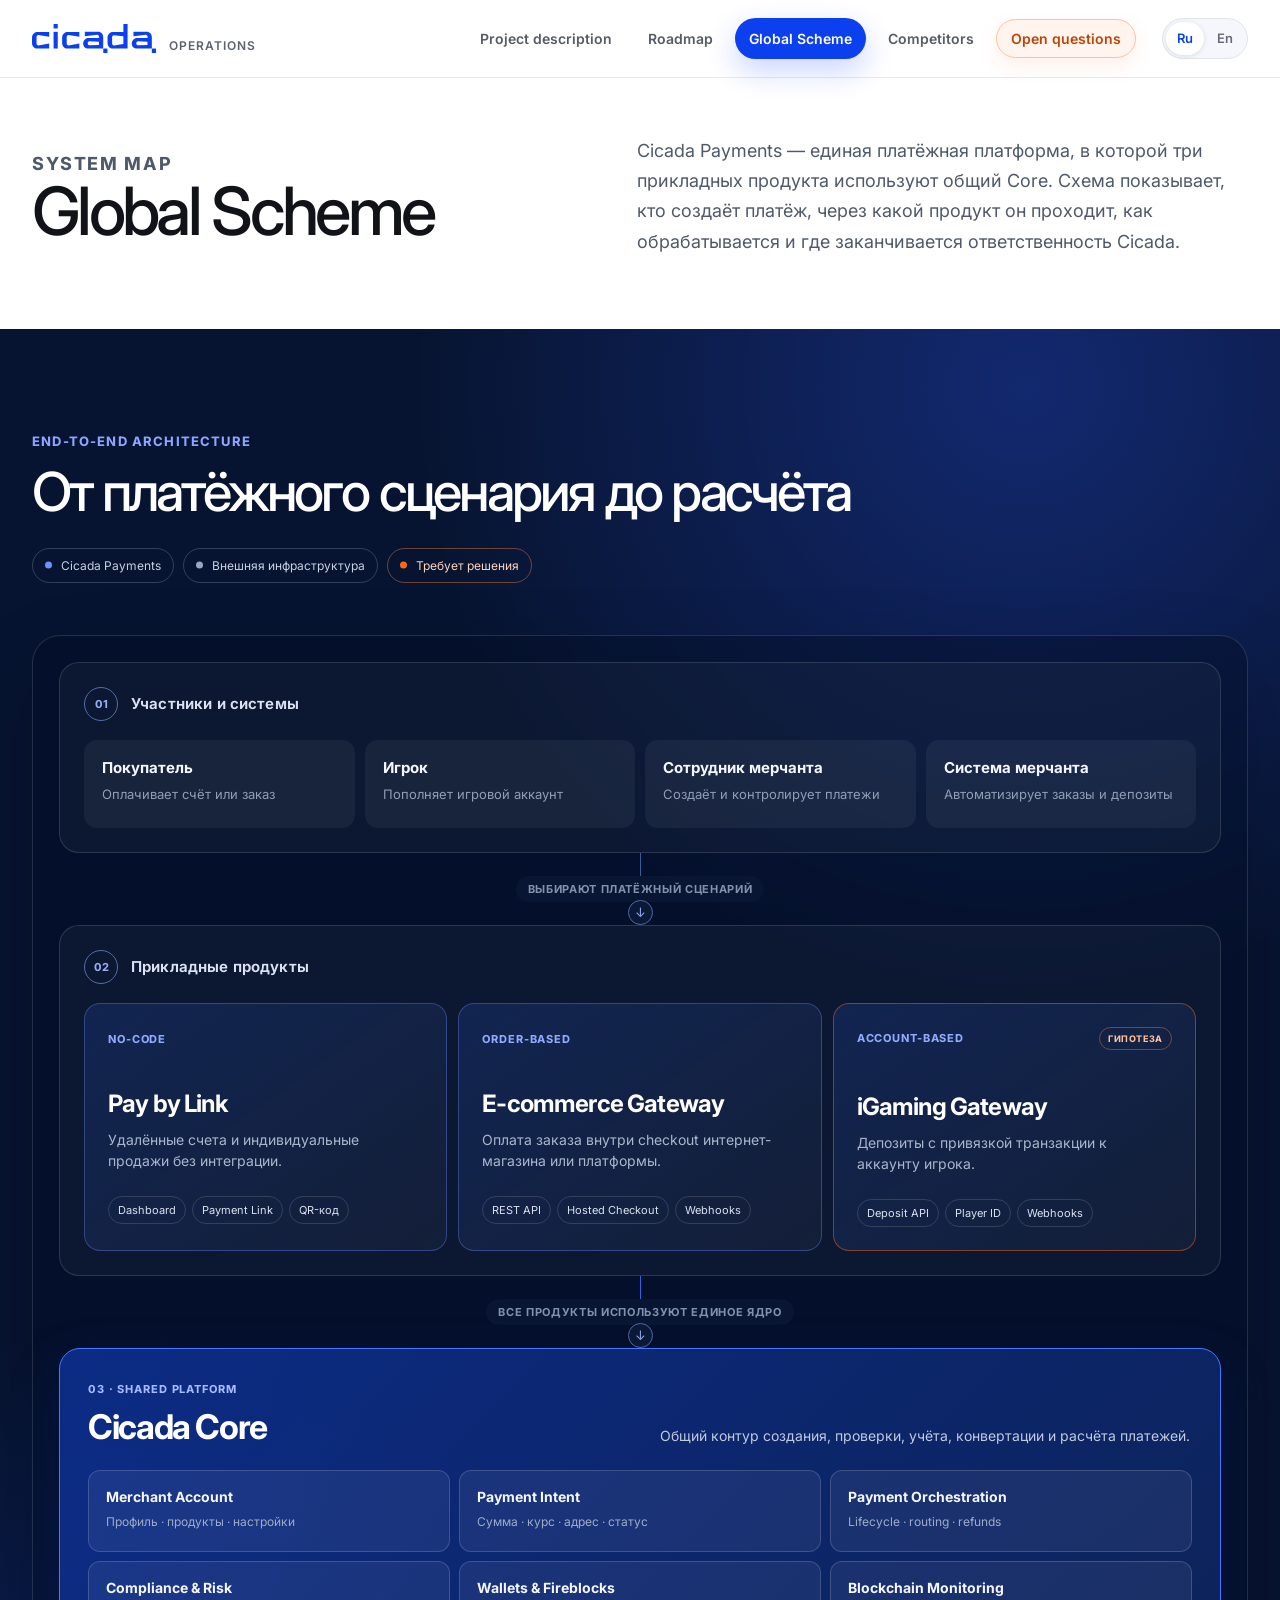
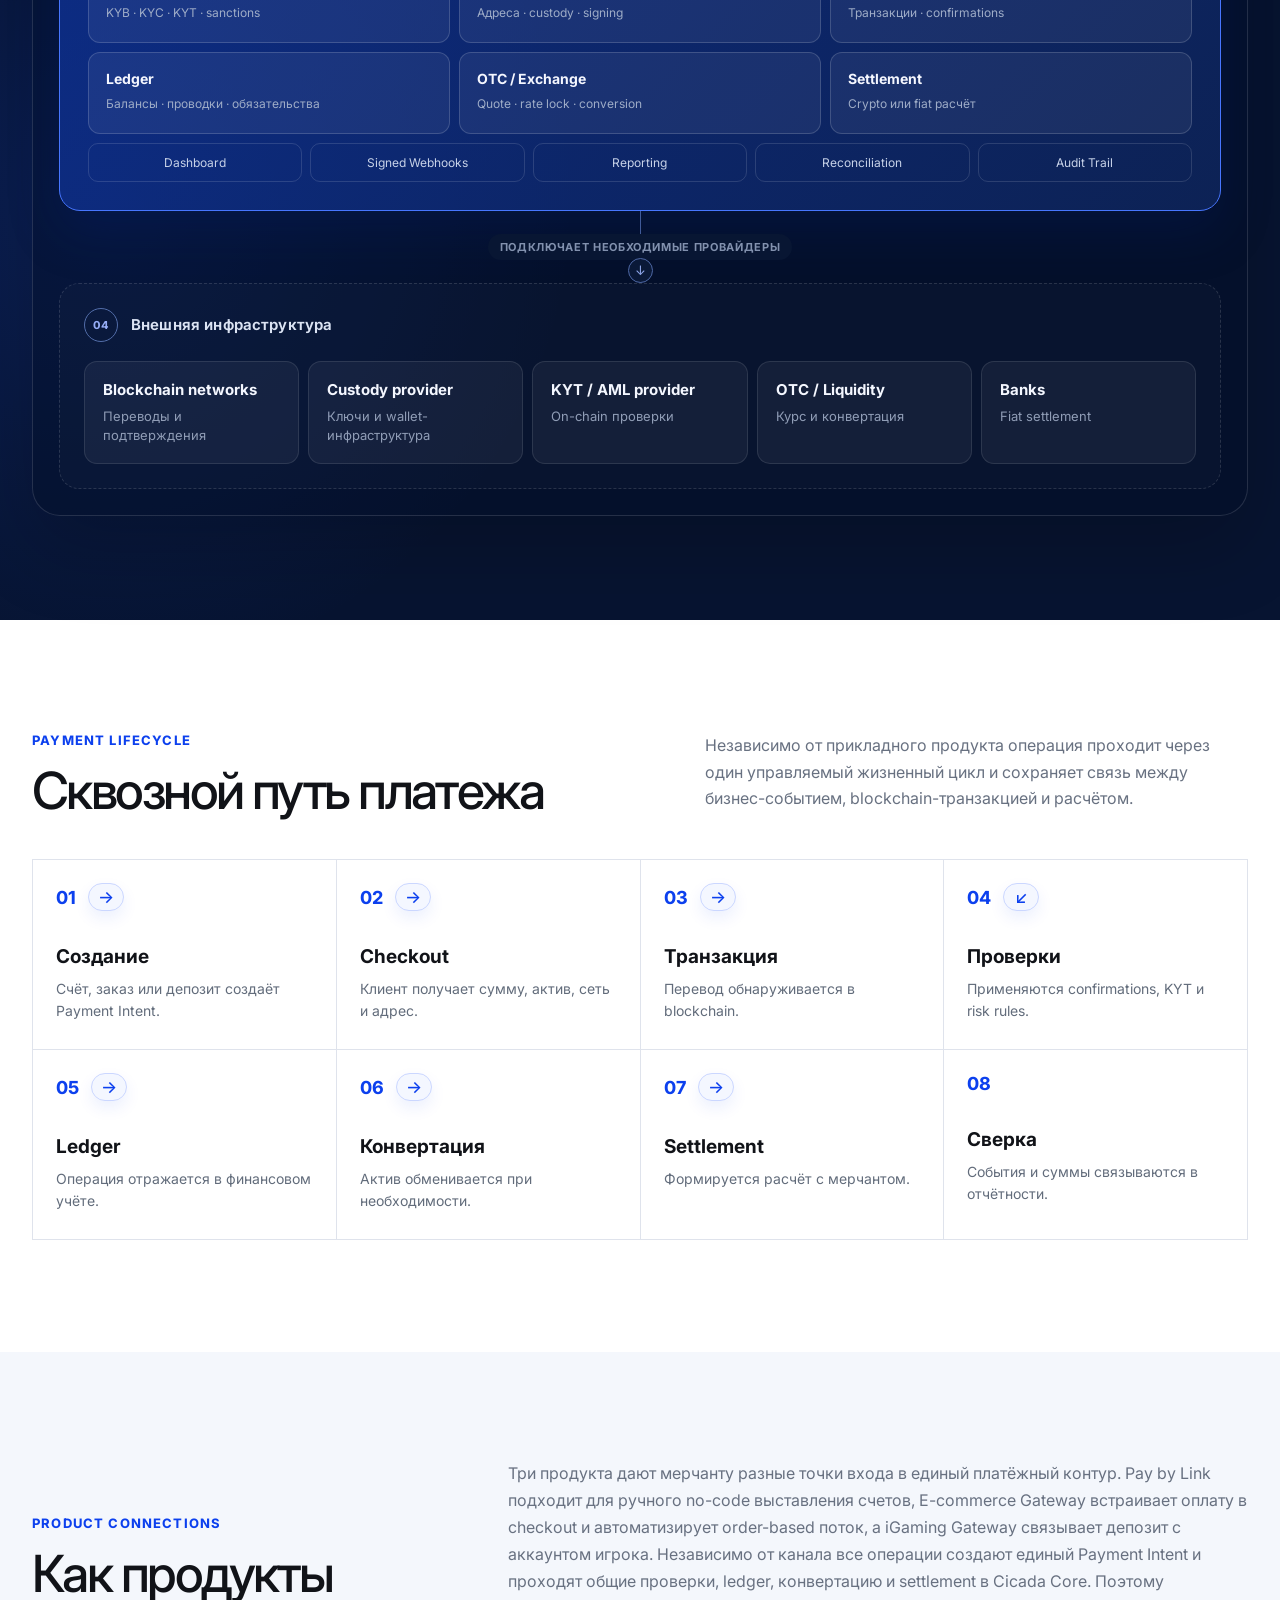
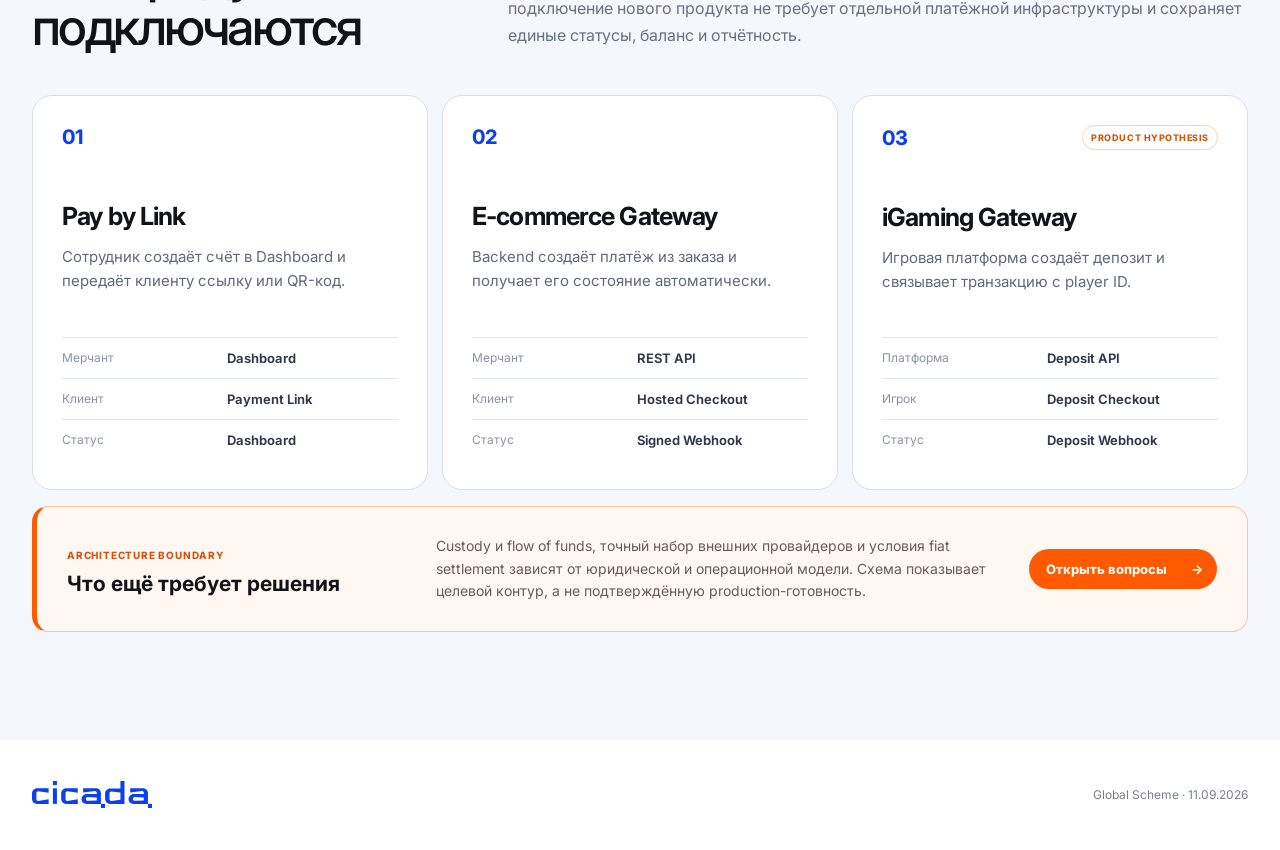
<file: public/scheme.html>
<!doctype html>
<html lang="ru">
  <head>
    <meta charset="UTF-8" />
    <meta name="viewport" content="width=device-width, initial-scale=1.0" />
    <meta name="description" content="Глобальная схема Cicada Payments: участники, продукты, общее платёжное ядро, жизненный цикл платежа и внешняя инфраструктура." />
    <meta name="theme-color" content="#071431" />
    <title>Global Scheme — Cicada Operations</title>
    <link rel="icon" href="./assets/favicon.svg?v=20260910-3" type="image/svg+xml" sizes="any" />
    <link rel="stylesheet" href="./styles.css?v=20260911-50" />
    <script defer src="./locales/en.js?v=20260911-1"></script>
    <script defer src="./i18n.js?v=20260911-1"></script>
    <script src="./scheme.js?v=20260910-2" defer></script>
  </head>
  <body>
    <header class="site-header">
      <a class="brand" href="./index.html" aria-label="Cicada Operations — главная"><img src="./assets/cicada-wordmark-blue.svg?v=20260910-2" alt="Cicada" /><span>Operations</span></a>
      <nav class="site-nav" aria-label="Главная навигация"><a class="nav-link" href="./projects.html">Project description</a><a class="nav-link" href="./roadmap/">Roadmap</a><a class="nav-link active" href="./scheme.html" aria-current="page">Global Scheme</a><a class="nav-link" href="./competitors/">Competitors</a><a class="nav-link nav-link-open-decisions" href="./open-decisions/">Open questions</a></nav>
    </header>

    <main class="global-scheme-page">
      <section class="global-scheme-hero section-shell reveal-step">
        <div><p class="description-kicker">SYSTEM MAP</p><h1>Global Scheme</h1></div>
        <div><p>Cicada Payments — единая платёжная платформа, в которой три прикладных продукта используют общий Core. Схема показывает, кто создаёт платёж, через какой продукт он проходит, как обрабатывается и где заканчивается ответственность Cicada.</p></div>
      </section>

      <section class="global-map" id="platform-map" aria-labelledby="platform-map-title">
        <div class="section-shell">
          <div class="global-map-heading reveal-step">
            <div><p class="description-kicker">END-TO-END ARCHITECTURE</p><h2 id="platform-map-title">От платёжного сценария до расчёта</h2></div>
            <div class="global-map-legend" aria-label="Легенда схемы"><span class="legend-cicada">Cicada Payments</span><span class="legend-external">Внешняя инфраструктура</span><span class="legend-decision">Требует решения</span></div>
          </div>

          <div class="global-map-frame" aria-label="Участники используют три продукта Cicada Payments. Все продукты передают платежи в Cicada Core, который взаимодействует с внешней инфраструктурой.">
            <section class="global-map-layer reveal-step" aria-labelledby="actors-title">
              <div class="global-layer-label"><span>01</span><h3 id="actors-title">Участники и системы</h3></div>
              <div class="global-actors-grid"><article><strong>Покупатель</strong><p>Оплачивает счёт или заказ</p></article><article><strong>Игрок</strong><p>Пополняет игровой аккаунт</p></article><article><strong>Сотрудник мерчанта</strong><p>Создаёт и контролирует платежи</p></article><article><strong>Система мерчанта</strong><p>Автоматизирует заказы и депозиты</p></article></div>
            </section>

            <div class="global-flow-connector reveal-step"><span>выбирают платёжный сценарий</span><i aria-hidden="true">↓</i></div>

            <section class="global-map-layer reveal-step" aria-labelledby="products-title">
              <div class="global-layer-label"><span>02</span><h3 id="products-title">Прикладные продукты</h3></div>
              <div class="global-products-grid">
                <article class="global-product-card"><span>NO-CODE</span><h3>Pay by Link</h3><p>Удалённые счета и индивидуальные продажи без интеграции.</p><ul><li>Dashboard</li><li>Payment Link</li><li>QR-код</li></ul></article>
                <article class="global-product-card"><span>ORDER-BASED</span><h3>E-commerce Gateway</h3><p>Оплата заказа внутри checkout интернет-магазина или платформы.</p><ul><li>REST API</li><li>Hosted Checkout</li><li>Webhooks</li></ul></article>
                <article class="global-product-card global-product-hypothesis"><div><span>ACCOUNT-BASED</span><small>Гипотеза</small></div><h3>iGaming Gateway</h3><p>Депозиты с привязкой транзакции к аккаунту игрока.</p><ul><li>Deposit API</li><li>Player ID</li><li>Webhooks</li></ul></article>
              </div>
            </section>

            <div class="global-flow-connector global-flow-connector-core reveal-step"><span>все продукты используют единое ядро</span><i aria-hidden="true">↓</i></div>

            <section class="global-core reveal-step" aria-labelledby="core-map-title">
              <div class="global-core-heading"><div><span>03 · SHARED PLATFORM</span><h3 id="core-map-title">Cicada Core</h3></div><p>Общий контур создания, проверки, учёта, конвертации и расчёта платежей.</p></div>
              <div class="global-core-control"><article><strong>Merchant Account</strong><span>Профиль · продукты · настройки</span></article><article><strong>Payment Intent</strong><span>Сумма · курс · адрес · статус</span></article><article><strong>Payment Orchestration</strong><span>Lifecycle · routing · refunds</span></article></div>
              <div class="global-core-services"><article><strong>Compliance &amp; Risk</strong><span>KYB · KYC · KYT · sanctions</span></article><article><strong>Wallets &amp; Fireblocks</strong><span>Адреса · custody · signing</span></article><article><strong>Blockchain Monitoring</strong><span>Транзакции · confirmations</span></article><article><strong>Ledger</strong><span>Балансы · проводки · обязательства</span></article><article><strong>OTC / Exchange</strong><span>Quote · rate lock · conversion</span></article><article><strong>Settlement</strong><span>Crypto или fiat расчёт</span></article></div>
              <div class="global-core-operations"><span>Dashboard</span><span>Signed Webhooks</span><span>Reporting</span><span>Reconciliation</span><span>Audit Trail</span></div>
            </section>

            <div class="global-flow-connector reveal-step"><span>подключает необходимые провайдеры</span><i aria-hidden="true">↓</i></div>

            <section class="global-map-layer global-external-layer reveal-step" aria-labelledby="external-title">
              <div class="global-layer-label"><span>04</span><h3 id="external-title">Внешняя инфраструктура</h3></div>
              <div class="global-external-grid"><article><strong>Blockchain networks</strong><p>Переводы и подтверждения</p></article><article><strong>Custody provider</strong><p>Ключи и wallet-инфраструктура</p></article><article><strong>KYT / AML provider</strong><p>On-chain проверки</p></article><article><strong>OTC / Liquidity</strong><p>Курс и конвертация</p></article><article><strong>Banks</strong><p>Fiat settlement</p></article></div>
            </section>
          </div>
        </div>
      </section>

      <section class="payment-lifecycle section-shell reveal-step" aria-labelledby="lifecycle-title">
        <div class="description-heading"><div><p class="description-kicker">PAYMENT LIFECYCLE</p><h2 id="lifecycle-title">Сквозной путь платежа</h2></div><p>Независимо от прикладного продукта операция проходит через один управляемый жизненный цикл и сохраняет связь между бизнес-событием, blockchain-транзакцией и расчётом.</p></div>
        <ol class="payment-lifecycle-grid"><li><span>01</span><strong>Создание</strong><p>Счёт, заказ или депозит создаёт Payment Intent.</p></li><li><span>02</span><strong>Checkout</strong><p>Клиент получает сумму, актив, сеть и адрес.</p></li><li><span>03</span><strong>Транзакция</strong><p>Перевод обнаруживается в blockchain.</p></li><li><span>04</span><strong>Проверки</strong><p>Применяются confirmations, KYT и risk rules.</p></li><li><span>05</span><strong>Ledger</strong><p>Операция отражается в финансовом учёте.</p></li><li><span>06</span><strong>Конвертация</strong><p>Актив обменивается при необходимости.</p></li><li><span>07</span><strong>Settlement</strong><p>Формируется расчёт с мерчантом.</p></li><li><span>08</span><strong>Сверка</strong><p>События и суммы связываются в отчётности.</p></li></ol>
      </section>

      <section class="product-connections" aria-labelledby="connections-title"><div class="section-shell">
        <div class="description-heading reveal-step"><div><p class="description-kicker">PRODUCT CONNECTIONS</p><h2 id="connections-title">Как продукты подключаются</h2></div><p>Три продукта дают мерчанту разные точки входа в единый платёжный контур. Pay by Link подходит для ручного no-code выставления счетов, E-commerce Gateway встраивает оплату в checkout и автоматизирует order-based поток, а iGaming Gateway связывает депозит с аккаунтом игрока. Независимо от канала все операции создают единый Payment Intent и проходят общие проверки, ledger, конвертацию и settlement в Cicada Core. Поэтому подключение нового продукта не требует отдельной платёжной инфраструктуры и сохраняет единые статусы, баланс и отчётность.</p></div>
        <div class="product-connections-grid">
          <article class="reveal-step"><span>01</span><h3>Pay by Link</h3><p>Сотрудник создаёт счёт в Dashboard и передаёт клиенту ссылку или QR-код.</p><dl><div><dt>Мерчант</dt><dd>Dashboard</dd></div><div><dt>Клиент</dt><dd>Payment Link</dd></div><div><dt>Статус</dt><dd>Dashboard</dd></div></dl></article>
          <article class="reveal-step"><span>02</span><h3>E-commerce Gateway</h3><p>Backend создаёт платёж из заказа и получает его состояние автоматически.</p><dl><div><dt>Мерчант</dt><dd>REST API</dd></div><div><dt>Клиент</dt><dd>Hosted Checkout</dd></div><div><dt>Статус</dt><dd>Signed Webhook</dd></div></dl></article>
          <article class="reveal-step"><div class="connection-card-top"><span>03</span><small>PRODUCT HYPOTHESIS</small></div><h3>iGaming Gateway</h3><p>Игровая платформа создаёт депозит и связывает транзакцию с player ID.</p><dl><div><dt>Платформа</dt><dd>Deposit API</dd></div><div><dt>Игрок</dt><dd>Deposit Checkout</dd></div><div><dt>Статус</dt><dd>Deposit Webhook</dd></div></dl></article>
        </div>
        <aside class="global-scheme-boundary reveal-step"><div><span>ARCHITECTURE BOUNDARY</span><h3>Что ещё требует решения</h3></div><p>Custody и flow of funds, точный набор внешних провайдеров и условия fiat settlement зависят от юридической и операционной модели. Схема показывает целевой контур, а не подтверждённую production-готовность.</p><a href="./open-decisions/">Открыть вопросы <b aria-hidden="true">→</b></a></aside>
      </div></section>
    </main>

    <footer class="site-footer section-shell"><img src="./assets/cicada-wordmark-blue.svg?v=20260910-2" alt="Cicada" /><p>Global Scheme · 11.09.2026</p></footer>
  </body>
</html>
</file>
<file: public/styles.css>
@import url("https://fonts.googleapis.com/css2?family=Inter:wght@400;500;600;700&display=swap");

:root {
  --blue: #0c40ee;
  --ink: #111318;
  --muted: #666b78;
  --line: #dfe3ec;
  --soft: #f4f7ff;
  --navy: #071431;
  font-family: Inter, Arial, sans-serif;
  color: var(--ink);
  background: #fff;
  font-synthesis: none;
}

* { box-sizing: border-box; }
html { scroll-behavior: smooth; }
body { margin: 0; min-width: 320px; background: #fff; }
a { color: inherit; text-decoration: none; }
img { display: block; max-width: 100%; }
.section-shell { width: min(100% - 64px, 1220px); margin-inline: auto; }

.site-header {
  position: sticky; top: 0; z-index: 50; display: flex; align-items: center;
  justify-content: space-between; min-height: 78px;
  padding: 0 max(32px, calc((100vw - 1220px) / 2));
  border-bottom: 1px solid rgb(16 22 39 / 9%); background: rgb(255 255 255 / 90%);
  backdrop-filter: blur(18px);
}
.brand { display: flex; align-items: flex-end; gap: 13px; }
.language-selector { display: flex; align-items: center; flex: 0 0 auto; padding: 3px; border: 1px solid var(--line); border-radius: 999px; background: #f5f7fc; gap: 2px; margin-left: 12px; }
.language-selector button { border: 0; background: transparent; color: #666b78; padding: 9px 10px; min-width: 38px; border-radius: 999px; font: 600 13px/1.2 Inter, Arial, sans-serif; cursor: pointer; transition: background .15s, color .15s; }
.language-selector button[aria-pressed="true"] { color: var(--blue); background: white; box-shadow: 0 1px 5px rgb(7 20 49 / 12%); }
.language-selector button:hover { color: var(--blue); }
.language-selector button:focus-visible { outline: 2px solid var(--blue); outline-offset: 3px; }
.brand img { width: 124px; height: auto; }
.brand span { color: #5c6270; font-size: 12px; font-weight: 600; letter-spacing: .08em; text-transform: uppercase; }
.site-nav { display: flex; align-items: center; gap: 8px; }
.nav-link { padding: 12px 20px; border-radius: 999px; color: #565b66; font-size: 14px; font-weight: 600; transition: .2s ease; }
.nav-link:hover { color: var(--blue); background: var(--soft); }
.nav-link.active { color: #fff; background: var(--blue); box-shadow: 0 12px 30px rgb(12 64 238 / 22%); }
.nav-link-open-decisions { padding-block: 10px; border: 1px solid #ffc09b; color: #bd4307; background: #fff5ee; box-shadow: 0 8px 22px rgb(255 90 0 / 9%); }
.nav-link-open-decisions:hover { color: #a53700; border-color: #ff8b4a; background: #ffe9db; }
.nav-link-open-decisions.active { color: #8f2f00; border-color: #ff7a30; background: #ffdfca; box-shadow: 0 12px 30px rgb(255 90 0 / 16%); }

h1, h2, h3, p { margin-top: 0; }
h1 em { color: var(--blue); font-style: normal; }
.site-footer { display: flex; align-items: center; justify-content: space-between; min-height: 110px; }
.site-footer img { width: 120px; }
.site-footer p { margin: 0; color: #7a808c; font-size: 12px; }
.reveal-enabled .reveal-step { opacity: 0; transform: translateY(24px); transition: opacity .62s ease var(--reveal-delay, 0ms), transform .62s cubic-bezier(.22, 1, .36, 1) var(--reveal-delay, 0ms); }
.reveal-enabled .reveal-step.is-visible { opacity: 1; transform: none; }

@media (max-width: 680px) {
  .section-shell { width: min(100% - 32px, 1220px); }
  .site-header { min-height: 70px; padding-inline: 16px; }
  .brand img { width: 72px; }
  .brand span { display: none; }
  .site-nav { gap: 3px; }
  .nav-link { padding: 8px 6px; font-size: 10px; }
  .site-footer { min-height: 90px; }
}

@media (prefers-reduced-motion: reduce) {
  html { scroll-behavior: auto; }
  .reveal-step { opacity: 1 !important; transform: none !important; transition: none !important; }
}

/* Competitor landscape */
.competitors-page { overflow: hidden; }
.competitors-intro { padding-block: 40px 64px; }
.competitors-title-row { display: flex; align-items: center; justify-content: space-between; gap: 28px; margin-bottom: 26px; }
.competitors-title { margin: 0; font-size: 48px; font-weight: 500; line-height: 1.08; letter-spacing: -.045em; }
.competitors-conclusions-link { display: inline-flex; flex: 0 0 auto; align-items: center; gap: 12px; padding: 14px 20px; border: 1px solid #ff5a00; border-radius: 999px; color: #161820; background: #ff6a00; box-shadow: 0 12px 28px rgb(255 90 0 / 24%); font-size: 15px; font-weight: 750; line-height: 1.2; transition: background .2s ease, border-color .2s ease, box-shadow .2s ease, transform .2s ease; }
.competitors-conclusions-link .competitors-conclusions-alert { font-size: 17px; }
.competitors-conclusions-link span { font-size: 20px; line-height: 1; transition: transform .2s ease; }
.competitors-conclusions-link:hover { border-color: #f15400; background: #ff7a1a; box-shadow: 0 15px 34px rgb(255 90 0 / 30%); transform: translateY(-2px); }
.competitors-conclusions-link:hover span:last-child { transform: translateX(3px); }
.competitors-conclusions-link:focus-visible { outline: 3px solid rgb(255 90 0 / 25%); outline-offset: 3px; }
.competitors-summary { width: 100%; padding: 28px 32px; border: 1px solid #dbe4ff; border-left: 4px solid var(--blue); border-radius: 20px; background: var(--soft); }
.competitors-summary p { margin: 0; color: #343c4a; font-size: 18px; line-height: 1.7; }
.gateway-products { display: grid; grid-template-columns: .9fr .85fr 1.08fr 1.17fr; margin-top: 32px; border-top: 1px solid var(--line); border-left: 1px solid var(--line); }
.gateway-product { position: relative; display: flex; align-items: center; justify-content: space-between; gap: 16px; min-width: 0; min-height: 84px; padding: 18px 20px 18px 22px; border-right: 1px solid var(--line); border-bottom: 1px solid var(--line); background: #fff; }
.gateway-product-label { display: flex; align-items: center; gap: 14px; min-width: 0; color: #343b49; font-size: 17px; font-weight: 600; line-height: 1.3; }
.gateway-product-label b { flex: 0 0 auto; color: var(--blue); font-size: 12px; }
.gateway-product-label span { overflow: hidden; text-overflow: ellipsis; white-space: nowrap; }
.product-info-toggle { display: grid; flex: 0 0 auto; width: 36px; height: 36px; padding: 0; place-items: center; border: 1px solid #c6d1e6; border-radius: 50%; color: var(--blue); background: #fff; font: 600 16px/1 Georgia, serif; cursor: pointer; transition: color .2s ease, border-color .2s ease, background .2s ease, transform .2s ease; }
.product-info-toggle:hover, .product-info-toggle:focus-visible, .gateway-product.is-open .product-info-toggle { border-color: var(--blue); color: #fff; background: var(--blue); transform: translateY(-1px); }
.product-info-toggle:focus-visible { outline: 3px solid rgb(12 64 238 / 18%); outline-offset: 2px; }
.product-info { position: absolute; top: calc(100% + 12px); left: 18px; z-index: 20; width: min(420px, calc(100vw - 48px)); padding: 22px; border: 1px solid #d9e1f1; border-radius: 18px; visibility: hidden; opacity: 0; color: #4e5664; background: #fff; box-shadow: 0 24px 70px rgb(16 35 78 / 18%); transform: translateY(-6px); pointer-events: none; transition: opacity .18s ease, transform .18s ease, visibility .18s ease; }
.gateway-product:nth-child(4n) .product-info { right: 18px; left: auto; }
.gateway-product:hover .product-info, .gateway-product:focus-within .product-info, .gateway-product.is-open .product-info { visibility: visible; opacity: 1; transform: translateY(0); pointer-events: auto; }
.product-info::before { position: absolute; top: -7px; left: 18px; width: 12px; height: 12px; border-top: 1px solid #d9e1f1; border-left: 1px solid #d9e1f1; background: #fff; content: ""; transform: rotate(45deg); }
.gateway-product:nth-child(4n) .product-info::before { right: 18px; left: auto; }
.product-info p { margin: 0 0 12px; font-size: 14px; line-height: 1.62; }
.product-info p:last-of-type { margin-bottom: 18px; }
.product-info a { display: inline-flex; align-items: center; gap: 8px; color: var(--blue); font-size: 13px; font-weight: 700; }
.product-info a:hover { text-decoration: underline; text-underline-offset: 4px; }
.product-info a span { transition: transform .2s ease; }
.product-info a:hover span { transform: translateX(3px); }

.competitor-explorer { padding-bottom: 128px; }
.competitor-selector-heading { display: flex; align-items: end; justify-content: space-between; gap: 44px; margin-bottom: 28px; }
.competitor-selector-heading h2 { max-width: 720px; margin: 0; font-size: 36px; font-weight: 500; line-height: 1.08; letter-spacing: -.045em; }
.competitor-selector-heading > p { flex: 0 0 auto; margin: 0 0 6px; color: #7b818d; font-size: 12px; }
.competitor-selector-heading > p strong { color: var(--ink); font-size: 15px; }
.competitor-selector-heading > p span { display: inline-block; width: 18px; height: 1px; margin: 0 10px 4px; background: #c7ccd6; }

.competitor-tabs { display: grid; grid-template-columns: 1.2fr 1.15fr .85fr; gap: 10px; padding: 8px; border: 1px solid var(--line); border-radius: 20px; background: #f3f6fb; }
.competitor-tab { display: flex; align-items: center; justify-content: center; gap: 12px; min-height: 64px; padding: 12px 20px; border: 1px solid #d9e0ec; border-radius: 14px; color: #4d5667; background: #fff; box-shadow: 0 3px 10px rgb(18 40 89 / 5%); font: inherit; font-size: 16px; font-weight: 650; cursor: pointer; transition: color .2s ease, border-color .2s ease, background .2s ease, box-shadow .2s ease, transform .2s ease; }
.competitor-tab span { color: #7f899a; font-size: 12px; }
.competitor-tab sup { color: #ff5a00; font-size: 11px; }
.competitor-tab:hover { border-color: #9bb0f5; color: var(--blue); background: #f9fbff; box-shadow: 0 9px 22px rgb(18 40 89 / 10%); transform: translateY(-1px); }
.competitor-tab.active { border-color: var(--blue); color: #fff; background: var(--blue); box-shadow: 0 13px 28px rgb(12 64 238 / 20%); transform: none; }
.competitor-tab.active span, .competitor-tab.active sup { color: #d7e0ff; }
.competitor-tab:focus-visible { outline: 3px solid rgb(12 64 238 / 20%); outline-offset: 2px; }

.competitor-panel { padding-top: 42px; }
.competitor-panel[hidden] { display: none; }
.panel-heading, .comparison-heading { display: grid; grid-template-columns: .9fr 1.1fr; gap: 72px; align-items: end; margin-bottom: 24px; }
.panel-heading h3, .comparison-heading h3 { margin: 0; font-size: clamp(28px, 3vw, 42px); font-weight: 500; letter-spacing: -.04em; }
.heading-subline { display: block; margin-top: 8px; font-size: .62em; letter-spacing: -.02em; line-height: 1.1; }
.panel-heading > p, .comparison-heading > p { margin: 0 0 4px; color: var(--muted); font-size: 14px; line-height: 1.65; }
.panel-kicker { margin-bottom: 10px; color: var(--blue); font-size: 14px; font-weight: 700; letter-spacing: .08em; }

.data-table-wrap { width: 100%; overflow-x: auto; border: 1px solid var(--line); border-radius: 20px; background: #fff; box-shadow: 0 20px 55px rgb(19 37 83 / 6%); }
.competitor-data-table { width: 100%; border-collapse: collapse; table-layout: fixed; }
.competitor-data-table th { padding: 18px; border-bottom: 1px solid var(--line); color: #747d8d; background: #f6f8fc; font-size: 13px; font-weight: 700; letter-spacing: .07em; line-height: 1.35; text-align: left; text-transform: uppercase; }
.competitor-data-table td { padding: 20px 18px; border-bottom: 1px solid var(--line); color: #59616f; font-size: 13px; line-height: 1.58; vertical-align: top; }
.competitor-data-table tbody tr:last-child td { border-bottom: 0; }
.competitor-data-table tbody tr:hover { background: #fafbff; }
.index-cell { color: var(--blue) !important; font-size: 14px !important; font-weight: 700; vertical-align: middle !important; }
.shortlist-table td:nth-child(2), .registry-table td:nth-child(2), .gateway-table td:nth-child(2) { vertical-align: middle; }
.company-cell { min-width: 0; }
.company-identity { display: flex; align-items: center; gap: 12px; min-width: 0; }
.company-favicon { position: relative; display: grid; flex: 0 0 auto; width: 36px; height: 36px; overflow: hidden; place-items: center; border: 1px solid #dce3ef; border-radius: 10px; color: var(--blue); background: #f2f5fc; font-size: 14px; font-weight: 700; }
.company-favicon img { position: relative; z-index: 1; width: 22px; height: 22px; object-fit: contain; }
.company-favicon-fallback { position: absolute; inset: 0; display: grid; place-items: center; }
.company-favicon.is-fallback img { display: none; }
.company-copy { display: grid; min-width: 0; gap: 5px; }
.company-link { width: fit-content; max-width: 100%; color: var(--ink); font-size: 16px; font-weight: 700; overflow-wrap: anywhere; text-decoration: underline; text-decoration-color: rgb(12 64 238 / 25%); text-underline-offset: 4px; }
.company-link:hover { color: var(--blue); text-decoration-color: currentColor; }
.company-host { color: #8c95a4; font-size: 12px; overflow-wrap: anywhere; }
.description-cell { color: #4f5765 !important; }
.entity-cell { color: #303846 !important; font-size: 12px !important; font-weight: 600; white-space: pre-line; }
.regulatory-cell { color: #3f4b62 !important; }
.risk-cell { color: #6f5760 !important; }

.shortlist-table { min-width: 800px; }
.shortlist-table th:first-child { width: 7%; }
.shortlist-table th:nth-child(2) { width: 20%; }
.shortlist-table th:last-child { width: 73%; }
.gateway-shortlist-group { margin-top: 112px; padding-top: 88px; border-top: 1px solid var(--line); }
.comparison-heading { margin-top: 82px; }
.comparison-heading[id], .gateway-shortlist-group[id], .shortlist-table tr[id] { scroll-margin-top: 104px; }
.comparison-table { min-width: 1500px; }
.comparison-table th:first-child { width: 19%; }
.comparison-table th:nth-child(n+2):nth-child(-n+6) { width: 8.5%; text-align: center; }
.comparison-table th:last-child { width: 38.5%; }
.comparison-table td:nth-child(n+2):nth-child(-n+6) { text-align: center; vertical-align: middle; }
.gateway-comparison-table { min-width: 1320px; }
.gateway-comparison-table th:first-child { width: 24%; }
.gateway-comparison-table th:nth-child(n+2):nth-child(-n+4) { width: 11%; text-align: center; }
.comparison-table.gateway-comparison-table th:last-child { width: 43%; text-align: left; }
.comparison-table.gateway-comparison-table td:last-child { text-align: left; vertical-align: top; }
.feature-name { display: block; margin-bottom: 8px; color: var(--ink); font-size: 14px; }
.feature-description { display: block; color: #7d8491; font-size: 11px; line-height: 1.55; }
.conclusion-cell { color: #424b59 !important; }
.status-pill { display: inline-flex; align-items: center; justify-content: center; min-height: 28px; padding: 5px 10px; border-radius: 999px; font-size: 12px; font-weight: 700; line-height: 1.3; }
.status-yes { color: #087857; background: #e8faf3; }
.status-partial { color: #925100; background: #fff3d6; }
.status-unconfirmed { color: #8b4050; background: #ffedf1; }
.status-info { color: #1742ba; background: #eaf0ff; }

.registry-table { min-width: 1500px; }
.registry-table th:first-child { width: 5%; }
.registry-table th:nth-child(2) { width: 15%; }
.registry-table th:nth-child(3) { width: 30%; }
.registry-table th:nth-child(4) { width: 20%; }
.registry-table th:last-child { width: 30%; }
.canada-badge { width: fit-content; margin-top: 10px; padding: 5px 8px; border-radius: 999px; color: #087857; background: #e8faf3; font-size: 9px; font-weight: 700; letter-spacing: .05em; text-transform: uppercase; }

.gateway-table { min-width: 2600px; }
.gateway-table th:first-child { width: 3%; }
.gateway-table th:nth-child(2) { width: 10%; }
.gateway-table th:nth-child(3) { width: 15%; }
.gateway-table th:nth-child(4) { width: 13%; }
.gateway-table th:nth-child(5) { width: 12%; }
.gateway-table th:nth-child(6) { width: 11%; }
.gateway-table th:nth-child(7) { width: 12%; }
.gateway-table th:nth-child(8) { width: 12%; }
.gateway-table th:last-child { width: 12%; }


@media (max-width: 1160px) {
  .site-header { gap: 24px; }
  .site-nav { min-width: 0; }
  .nav-link { padding-inline: 13px; font-size: 12px; }
  .gateway-product { gap: 10px; padding-inline: 16px; }
  .gateway-product-label { gap: 10px; font-size: 16px; }
  .product-info-toggle { width: 34px; height: 34px; }
  .panel-heading, .comparison-heading { gap: 40px; }
}

@media (max-width: 820px) {
  .panel-heading, .comparison-heading { grid-template-columns: 1fr; gap: 26px; }
  .gateway-products { grid-template-columns: repeat(2, 1fr); }
  .competitor-selector-heading { align-items: flex-start; flex-direction: column; gap: 18px; }
  .competitor-tabs { display: flex; overflow-x: auto; }
  .competitor-tab { flex: 1 0 220px; }
}

@media (max-width: 680px) {
  .site-header { gap: 10px; }
  .brand { flex: 0 0 auto; }
  .brand img { width: 64px; }
  .site-nav { flex: 1 1 auto; justify-content: flex-start; overflow-x: auto; scrollbar-width: none; }
  .site-nav::-webkit-scrollbar { display: none; }
  .nav-link { flex: 0 0 auto; padding: 8px 7px; }
  .competitors-intro { padding-block: 40px 48px; }
  .competitors-title-row { align-items: flex-start; flex-direction: column; gap: 18px; margin-bottom: 22px; }
  .competitors-title { font-size: 34px; }
  .competitors-conclusions-link { width: 100%; justify-content: space-between; }
  .competitors-summary { padding: 22px 20px; border-radius: 16px; }
  .competitors-summary p { font-size: 16px; line-height: 1.65; }
  .competitor-selector-heading h2 { font-size: 30px; }
  .gateway-products { grid-template-columns: 1fr; margin-top: 38px; }
  .gateway-product { min-height: 80px; padding-inline: 20px; }
  .gateway-product-label { gap: 14px; font-size: 17px; }
  .gateway-product-label b { font-size: 12px; }
  .product-info-toggle { width: 36px; height: 36px; }
  .gateway-product-label span { overflow: visible; text-overflow: clip; white-space: normal; }
  .product-info { top: calc(100% + 8px); right: 12px !important; left: 12px !important; width: auto; }
  .product-info::before, .gateway-product:nth-child(4n) .product-info::before { right: 16px; left: auto; }
  .competitor-explorer { padding-bottom: 84px; }
  .competitor-tabs { width: calc(100vw - 32px); margin-right: -16px; border-radius: 16px; }
  .competitor-tab { flex-basis: 250px; font-size: 15px; }
  .competitor-tab span { font-size: 11px; }
  .competitor-panel { padding-top: 34px; }
  .panel-heading h3, .comparison-heading h3 { font-size: 29px; }
  .comparison-heading { margin-top: 62px; }
  .gateway-shortlist-group { margin-top: 76px; padding-top: 58px; }
}

/* Competitive analysis conclusions */
.conclusions-page { overflow: hidden; }
.conclusions-hero { padding-block: 46px 72px; }
.conclusions-hero-grid { display: grid; grid-template-columns: .92fr 1.08fr; gap: 72px; align-items: end; }
.conclusions-kicker, .conclusions-section-label { margin: 0 0 16px; color: var(--blue); font-size: 13px; font-weight: 700; letter-spacing: .09em; text-transform: uppercase; }
.conclusions-hero h1 { max-width: 780px; margin: 0; font-size: clamp(48px, 5vw, 72px); line-height: 1.01; }
.conclusions-hero-aside { padding-bottom: 7px; }
.conclusions-hero-aside p { max-width: 680px; margin: 0 0 18px; color: #3f4859; font-size: 17px; line-height: 1.68; }
.conclusions-hero time { color: #858d9b; font-size: 13px; }
.conclusions-insight { padding: 28px 32px; border: 1px solid #dbe4ff; border-left: 4px solid var(--blue); border-radius: 20px; background: var(--soft); }
.conclusions-insight blockquote { max-width: 1120px; margin: 0; color: #343c4a; font-size: clamp(19px, 1.75vw, 22px); font-weight: 500; line-height: 1.62; letter-spacing: -.014em; }
.conclusions-section { padding-block: 104px; }
.conclusions-section-heading { display: grid; grid-template-columns: 1.05fr .95fr; gap: 72px; align-items: end; margin-bottom: 46px; }
.conclusions-section-heading h2 { margin: 0; font-size: clamp(38px, 4vw, 56px); font-weight: 500; line-height: 1.04; letter-spacing: -.05em; }
.conclusions-section-heading > p { margin: 0 0 5px; color: #697180; font-size: 16px; line-height: 1.65; }
.analysis-cards { display: grid; grid-template-columns: repeat(2, 1fr); gap: 18px; }
.analysis-card { display: flex; flex-direction: column; min-height: 660px; padding: 34px; border: 1px solid var(--line); border-radius: 24px; background: #fff; box-shadow: 0 18px 50px rgb(19 37 83 / 6%); }
.analysis-card-meta { display: flex; align-items: baseline; gap: 16px; margin-bottom: 28px; color: #343c4a; font-size: 20px; font-weight: 700; line-height: 1.25; letter-spacing: -.015em; }
.analysis-card-meta span { flex: 0 0 auto; color: var(--blue); font-size: 24px; }
.analysis-card > p:not(.analysis-card-meta) { color: #565f6e; font-size: 16px; line-height: 1.7; }
.analysis-card ul, .model-card ul, .research-questions ul { margin: 10px 0 30px; padding: 0; list-style: none; }
.analysis-card li, .model-card li, .research-questions li { position: relative; padding: 8px 0 8px 18px; color: #464f5e; font-size: 14px; line-height: 1.55; }
.analysis-card li { font-size: 15px; line-height: 1.58; }
.analysis-card li::before, .model-card li::before, .research-questions li::before { position: absolute; top: 16px; left: 0; width: 5px; height: 5px; border-radius: 50%; background: var(--blue); content: ""; }
.analysis-card > a { display: inline-flex; align-items: center; justify-content: space-between; gap: 18px; margin-top: auto; padding-top: 24px; border-top: 1px solid var(--line); color: var(--blue); font-size: 14px; font-weight: 700; }
.conclusions-model-section, .research-section { background: #f5f7fb; }
.model-grid { display: grid; grid-template-columns: repeat(2, 1fr); gap: 16px; }
.model-card { display: flex; flex-direction: column; min-height: 430px; padding: 30px; border: 1px solid #dce2ee; border-radius: 22px; background: #fff; }
.model-card-head { display: grid; grid-template-columns: 46px 1fr; gap: 16px; align-items: start; }
.model-number { display: grid; width: 42px; height: 42px; place-items: center; border: 1px solid #bdcae7; border-radius: 50%; color: var(--blue); font-size: 12px; font-weight: 700; }
.model-card h3 { margin: 5px 0 0; font-size: 23px; font-weight: 600; letter-spacing: -.03em; }
.model-card-description { margin: 24px 0 16px 62px; color: #5a6372; font-size: 16px; line-height: 1.65; }
.model-benchmark { display: flex; flex-wrap: wrap; align-items: center; gap: 8px; margin: auto 0 0 62px; padding-top: 20px; border-top: 1px solid var(--line); color: #858d9c; font-size: 12px; }
.model-benchmark > span { font-weight: 650; text-transform: uppercase; letter-spacing: .06em; }
.model-benchmark .benchmark-links { gap: 6px; }
.model-benchmark .benchmark-links a { padding-block: 5px; }
.model-card ul { margin: 0 0 24px 62px; }
.parity-mobile-tabs { display: none; }
.parity-grid { display: grid; grid-template-columns: repeat(3, 1fr); gap: 14px; align-items: start; }
.parity-card { overflow: hidden; border: 1px solid var(--line); border-top: 4px solid var(--blue); border-radius: 20px; background: #fff; }
.parity-next { border-top-color: #5b8994; }
.parity-differentiate { border-top-color: #7654dd; }
.parity-card-head { min-height: 150px; padding: 26px; background: #f7f9fd; }
.parity-card-head h3 { display: flex; align-items: center; justify-content: space-between; gap: 16px; margin-bottom: 14px; font-size: 22px; }
.parity-card-head h3 span { display: grid; min-width: 30px; height: 30px; padding-inline: 8px; place-items: center; border: 1px solid #cfd7e8; border-radius: 999px; color: #576174; background: #fff; font-size: 12px; }
.parity-card-head p { margin: 0; color: #747c89; font-size: 13px; line-height: 1.55; }
.parity-items details { border-top: 1px solid var(--line); }
.parity-items summary { position: relative; padding: 17px 42px 17px 22px; color: #303846; font-size: 14px; font-weight: 600; line-height: 1.45; cursor: pointer; list-style: none; }
.parity-items summary::-webkit-details-marker, .research-item summary::-webkit-details-marker { display: none; }
.parity-items summary::after { position: absolute; top: 18px; right: 20px; color: #8b94a4; content: "+"; }
.parity-items details[open] summary::after { content: "−"; }
.parity-items details p { margin: -4px 22px 18px; color: #727b89; font-size: 13px; line-height: 1.55; }
.parity-roadmap-link { display: flex; align-items: center; justify-content: space-between; gap: 28px; margin-top: 18px; padding: 24px 28px; border-radius: 18px; color: #fff; background: var(--blue); box-shadow: 0 18px 42px rgb(12 64 238 / 18%); transition: transform .2s ease, box-shadow .2s ease; }
.parity-roadmap-link:hover { box-shadow: 0 22px 50px rgb(12 64 238 / 25%); transform: translateY(-2px); }
.parity-roadmap-link span { display: grid; gap: 7px; }
.parity-roadmap-link small { color: #b8c8ff; font-size: 11px; font-weight: 750; letter-spacing: .08em; }
.parity-roadmap-link strong { font-size: 18px; font-weight: 650; }
.parity-roadmap-link > b { display: grid; width: 42px; height: 42px; flex: 0 0 42px; place-items: center; border-radius: 50%; color: var(--blue); background: #fff; font-size: 20px; }
.research-list { display: grid; gap: 14px; }
.research-item { overflow: hidden; scroll-margin-top: 110px; border: 1px solid #d7deeb; border-radius: 20px; background: #fff; box-shadow: 0 12px 34px rgb(21 42 91 / 5%); transition: border-color .2s ease, box-shadow .2s ease; }
.research-item[open] { border-color: #bac9ed; box-shadow: 0 18px 44px rgb(21 42 91 / 9%); }
.research-item summary { display: grid; grid-template-columns: 48px 1fr auto 40px; gap: 18px; align-items: center; min-height: 86px; padding: 20px 24px; cursor: pointer; list-style: none; transition: background .2s ease; }
.research-item summary:hover { background: #f8faff; }
.research-item[open] summary { border-bottom: 1px solid #dce3f0; background: #f5f8ff; }
.research-number { display: grid; width: 44px; height: 44px; place-items: center; border: 1px solid #bdcae7; border-radius: 50%; color: var(--blue); background: #fff; font-size: 13px; font-weight: 750; }
.research-title { color: #242b36; font-size: 21px; font-weight: 650; letter-spacing: -.025em; }
.research-priority { padding: 7px 11px; border: 1px solid #cfdaef; border-radius: 999px; color: #40557c; background: #f4f7ff; font-size: 11px; font-weight: 700; }
.research-priority.is-critical { border-color: #ffd2b8; color: #a74309; background: #fff4ec; }
.research-toggle { display: grid; width: 40px; height: 40px; place-items: center; border: 1px solid #bfcae1; border-radius: 50%; color: var(--blue); background: #fff; font-size: 20px; transition: color .2s ease, background .2s ease, transform .2s ease; }
.research-item[open] .research-toggle { color: #fff; border-color: var(--blue); background: var(--blue); transform: rotate(45deg); }
.research-body { display: grid; grid-template-columns: .9fr 1.1fr; gap: 18px; padding: 28px 24px 30px 90px; background: #fff; }
.research-body > div { min-width: 0; }
.research-why, .research-questions { padding: 22px; border: 1px solid #e0e5ef; border-radius: 16px; background: #fafbfe; }
.research-caption { margin-bottom: 10px; color: #7e8899; font-size: 12px; font-weight: 750; letter-spacing: .075em; text-transform: uppercase; }
.research-why > p:last-child { margin: 0; color: #505968; font-size: 16px; line-height: 1.68; }
.research-questions ul { margin: 0; }
.research-questions li { font-size: 15px; line-height: 1.6; }
.research-outcome { grid-column: 1 / -1; padding: 20px 22px; border: 1px solid #dbe4ff; border-left: 4px solid var(--blue); border-radius: 0 14px 14px 0; background: #f5f8ff; }
.research-outcome strong { color: #27334a; font-size: 16px; line-height: 1.55; }
.research-benchmarks { grid-column: 1 / -1; display: flex; flex-wrap: wrap; align-items: center; gap: 10px 14px; padding-top: 2px; }
.research-benchmarks .research-caption { margin: 0; }
.benchmark-links { display: flex; flex-wrap: wrap; gap: 8px; }
.benchmark-links a { display: inline-flex; align-items: center; gap: 7px; padding: 5px 10px 5px 6px; border: 1px solid #d4dbea; border-radius: 999px; color: #394765; background: #fff; font-size: 12px; font-weight: 650; }
.benchmark-links a:hover { border-color: var(--blue); color: var(--blue); }
.benchmark-logo { position: relative; display: grid; flex: 0 0 auto; width: 20px; height: 20px; overflow: hidden; place-items: center; border: 1px solid #e0e5ef; border-radius: 6px; color: var(--blue); background: #f3f6fc; font-size: 9px; font-weight: 750; }
.benchmark-logo img { position: relative; z-index: 1; width: 14px; height: 14px; object-fit: contain; }
.benchmark-logo-fallback { position: absolute; inset: 0; display: grid; place-items: center; }
.benchmark-logo.is-fallback img { display: none; }
.decision-list { overflow: hidden; border: 1px solid var(--line); border-radius: 20px; }
.decision-head { display: flex; align-items: center; min-height: 66px; padding: 18px 24px; color: #3b4658; background: #edf1f8; font-size: 15px; font-weight: 750; letter-spacing: .065em; text-transform: uppercase; }
.decision-group { border-top: 1px solid #d7deec; }
.decision-group-title { display: flex; width: 100%; min-height: 82px; align-items: center; justify-content: space-between; gap: 24px; padding: 20px 24px; border: 0; color: #25334e; background: #f1f5ff; font: inherit; text-align: left; cursor: pointer; transition: color .2s ease, background .2s ease; }
.decision-group-title:hover, .decision-group-title.is-open { color: var(--blue); background: #e8efff; }
.decision-group-title:focus-visible { outline: 3px solid rgb(12 64 238 / 24%); outline-offset: -3px; }
.decision-group-heading { font-size: 18px; font-weight: 750; line-height: 1.35; }
.decision-group-toggle { display: grid; width: 38px; height: 38px; flex: 0 0 38px; place-items: center; border: 1px solid #bcc9e6; border-radius: 50%; color: var(--blue); background: #fff; font-size: 24px; font-weight: 500; line-height: 1; }
.decision-group-body[hidden] { display: none; }
.decision-row { min-height: 86px; padding: 20px 24px; border-top: 1px solid var(--line); background: #fff; }
.decision-title { display: grid; grid-template-columns: 48px minmax(0, 1fr); gap: 12px; align-items: center; }
.decision-title b { color: var(--blue); font-size: 15px; }
.decision-title strong { color: #343c49; font-size: 15px; line-height: 1.55; }
.open-decisions-page { min-height: calc(100vh - 78px); }
.open-decisions-hero { padding-block: 46px 112px; }
.open-decisions-heading { grid-template-columns: .82fr 1.18fr; gap: 56px; margin-bottom: 54px; }
.open-decisions-heading h1 { max-width: 650px; margin: 0; font-size: clamp(40px, 3.8vw, 56px); font-weight: 500; line-height: 1.04; letter-spacing: -.045em; }
.conclusions-section-heading > .open-decisions-warning { margin: 0 0 5px; padding: 10px; border-left: 4px solid #ff5a00; border-radius: 0 16px 16px 0; color: #4d5665; background: #fff7ef; font-size: 16px; line-height: 1.65; }
.open-decisions-warning strong { display: block; margin-bottom: 8px; color: #202631; font-size: 20px; font-weight: 700; }

/* Product roadmap */
.roadmap-page { overflow: hidden; }
.roadmap-kicker { margin: 0 0 16px; color: var(--blue); font-size: 13px; font-weight: 700; letter-spacing: .09em; text-transform: uppercase; }
.roadmap-hero { width: min(100% - 64px, 1360px); padding-block: 70px 76px; }
.roadmap-hero-grid { display: grid; grid-template-columns: 1fr; gap: 46px; }
.roadmap-hero h1 { max-width: none; margin: 0; font-size: clamp(38px, 3.55vw, 52px); line-height: 1.02; white-space: nowrap; }
.roadmap-hero-copy { display: grid; grid-template-columns: auto 1fr; gap: 22px 32px; align-items: center; padding: 34px 38px; border-radius: 22px; color: #fff; background: linear-gradient(115deg, #0c40ee, #1949e5 64%, #315dec); box-shadow: 0 20px 48px rgb(12 64 238 / 18%); }
.roadmap-hero-copy > p { grid-column: 1 / -1; max-width: none; margin: 0; color: #fff; font-size: 19px; line-height: 1.65; }
.roadmap-status { display: inline-flex; margin: 0; padding: 9px 13px; border: 1px solid rgb(255 255 255 / 32%); border-radius: 999px; color: #fff; background: rgb(255 255 255 / 11%); font-size: 11px; font-weight: 750; letter-spacing: .065em; }
.roadmap-hero-copy small { display: block; max-width: none; color: rgb(255 255 255 / 72%); font-size: 13px; line-height: 1.6; }
.roadmap-blocker { display: grid; width: min(100% - 64px, 1360px); grid-template-columns: .88fr 1.12fr; gap: 48px; margin-bottom: 112px; padding: 42px 44px; border: 1px solid #ffd8bd; border-left: 5px solid #ff5a00; border-radius: 22px; background: #fff8f1; }
.roadmap-blocker .roadmap-kicker { color: #d54c00; }
.roadmap-blocker h2 { margin-bottom: 18px; font-size: clamp(34px, 3vw, 46px); font-weight: 550; letter-spacing: -.045em; }
.roadmap-blocker-copy > p:not(.roadmap-kicker) { max-width: 680px; margin-bottom: 26px; color: #555d6a; font-size: 16px; line-height: 1.68; }
.roadmap-blocker-copy a { display: inline-flex; align-items: center; gap: 28px; padding: 13px 16px 13px 18px; border-radius: 999px; color: #2b241f; background: #ffddc7; font-size: 14px; font-weight: 700; }
.roadmap-blocker-list { display: grid; grid-template-columns: repeat(2, 1fr); gap: 10px; align-content: center; margin: 0; padding: 0; list-style: none; }
.roadmap-blocker-list li { position: relative; display: flex; min-height: 62px; align-items: center; padding: 16px 16px 16px 36px; border: 1px solid #f2d9c8; border-radius: 12px; color: #454b56; background: rgb(255 255 255 / 78%); font-size: 13px; line-height: 1.4; }
.roadmap-blocker-list li::before { position: absolute; top: 50%; left: 17px; width: 7px; height: 7px; border-radius: 50%; background: #ff5a00; content: ""; transform: translateY(-50%); }
.roadmap-overview { padding-block: 112px; color: #fff; background: radial-gradient(circle at 86% 7%, rgb(43 88 255 / 30%), transparent 30%), var(--navy); }
.roadmap-heading { display: grid; grid-template-columns: 1.04fr .96fr; gap: 72px; align-items: end; margin-bottom: 46px; }
.roadmap-heading h2 { margin: 0; font-size: clamp(38px, 4vw, 56px); font-weight: 500; line-height: 1.04; letter-spacing: -.05em; }
.roadmap-heading > p { margin: 0 0 5px; color: #687181; font-size: 16px; line-height: 1.68; }
.roadmap-heading-light .roadmap-kicker { color: #7796ff; }
.roadmap-heading-light > p { color: #afbad0; }
.roadmap-track { display: grid; grid-template-columns: repeat(4, 1fr); border-top: 1px solid rgb(255 255 255 / 17%); border-left: 1px solid rgb(255 255 255 / 17%); }
.roadmap-node { position: relative; display: flex; min-height: 440px; flex-direction: column; padding: 30px 26px; border-right: 1px solid rgb(255 255 255 / 17%); border-bottom: 1px solid rgb(255 255 255 / 17%); }
.roadmap-node::after { position: absolute; top: 47px; right: -8px; z-index: 1; width: 15px; height: 15px; border: 1px solid #6983d0; border-radius: 50%; background: var(--navy); content: ""; }
.roadmap-node:last-child::after { display: none; }
.roadmap-node > span { color: #8ca6ff; font-size: 24px; font-weight: 750; letter-spacing: -.035em; }
.roadmap-node h3 { margin: 52px 0 16px; font-size: 23px; font-weight: 600; line-height: 1.15; letter-spacing: -.035em; }
.roadmap-node > p { color: #b4bed1; font-size: 14px; line-height: 1.65; }
.roadmap-node-result { display: grid; gap: 7px; margin-top: auto; padding: 15px 16px; border: 1px solid rgb(128 157 255 / 24%); border-left: 3px solid #7796ff; border-radius: 12px; background: rgb(83 116 225 / 10%); }
.roadmap-node-result strong { color: #8fa8ff; font-size: 11px; letter-spacing: .08em; text-transform: uppercase; }
.roadmap-node-result small { color: #fff; font-size: 14px; font-weight: 600; line-height: 1.5; }
.roadmap-node a { display: flex; align-items: center; justify-content: space-between; gap: 14px; margin-top: 16px; padding: 11px 13px 11px 16px; border: 1px solid rgb(132 160 255 / 48%); border-radius: 999px; color: #fff; background: rgb(80 116 238 / 14%); font-size: 13px; font-weight: 700; transition: color .2s ease, background .2s ease, border-color .2s ease; }
.roadmap-node a:hover { color: var(--navy); border-color: #fff; background: #fff; }
.roadmap-node a b { display: grid; width: 25px; height: 25px; place-items: center; border-radius: 50%; color: var(--blue); background: #fff; font-size: 15px; font-weight: 500; }
.roadmap-node a:hover b { color: #fff; background: var(--blue); }
.roadmap-details { padding-block: 112px; }
.roadmap-stage { scroll-margin-top: 94px; border: 1px solid var(--line); border-radius: 22px; background: #fff; box-shadow: 0 14px 38px rgb(20 41 88 / 5%); }
.roadmap-stage + .roadmap-stage { margin-top: 16px; }
.roadmap-stage summary { display: grid; grid-template-columns: 58px 1fr 44px; gap: 24px; align-items: center; min-height: 132px; padding: 28px 30px; cursor: pointer; list-style: none; }
.roadmap-stage summary::-webkit-details-marker { display: none; }
.roadmap-stage summary > span { display: grid; width: 50px; height: 50px; place-items: center; border: 1px solid #bfcae8; border-radius: 50%; color: var(--blue); font-size: 14px; font-weight: 750; }
.roadmap-stage summary small { color: var(--blue); font-size: 11px; font-weight: 750; letter-spacing: .08em; }
.roadmap-stage summary h3 { margin: 6px 0 8px; font-size: 26px; font-weight: 600; letter-spacing: -.035em; }
.roadmap-stage summary p { margin: 0; color: #687181; font-size: 15px; line-height: 1.55; }
.roadmap-stage summary i { display: grid; width: 42px; height: 42px; place-items: center; border: 1px solid #becae3; border-radius: 50%; color: var(--blue); font-size: 24px; font-style: normal; transition: .2s ease; }
.roadmap-stage[open] { border-color: #bdcaeb; }
.roadmap-stage[open] summary { border-bottom: 1px solid var(--line); background: #f7f9ff; border-radius: 22px 22px 0 0; }
.roadmap-stage[open] summary i { color: #fff; border-color: var(--blue); background: var(--blue); transform: rotate(45deg); }
.roadmap-stage-body { padding: 34px 30px 38px 112px; }
.roadmap-stage-grid { display: grid; grid-template-columns: .8fr 1.2fr; gap: 22px; }
.roadmap-stage-grid > div, .roadmap-criteria, .roadmap-priority { padding: 24px; border: 1px solid #e0e5ee; border-radius: 16px; background: #fafbfe; }
.roadmap-stage-body h4 { margin: 0 0 14px; color: #2c3441; font-size: 15px; font-weight: 750; letter-spacing: .015em; }
.roadmap-stage-body ul, .roadmap-stage-body ol { margin: 0; padding: 0; list-style: none; }
.roadmap-stage-body li { position: relative; padding: 6px 0 6px 18px; color: #505968; font-size: 14px; line-height: 1.55; }
.roadmap-stage-body ul li::before { position: absolute; top: 14px; left: 0; width: 5px; height: 5px; border-radius: 50%; background: var(--blue); content: ""; }
.roadmap-result { display: grid; grid-template-columns: 170px 1fr; gap: 24px; margin-top: 18px; padding: 22px 24px; border: 1px solid #dbe4ff; border-left: 4px solid var(--blue); border-radius: 0 16px 16px 0; background: #f4f7ff; }
.roadmap-result span { color: var(--blue); font-size: 11px; font-weight: 750; letter-spacing: .075em; text-transform: uppercase; }
.roadmap-result p { margin: 0; color: #354052; font-size: 16px; font-weight: 600; line-height: 1.6; }
.roadmap-criteria { margin-top: 18px; }
.roadmap-criteria ul { display: grid; grid-template-columns: repeat(2, 1fr); gap: 2px 32px; }
.roadmap-boundary { margin-top: 18px; padding: 22px 24px; border-left: 4px solid #ff5a00; background: #fff7ef; }
.roadmap-boundary strong { display: block; margin-bottom: 8px; font-size: 14px; }
.roadmap-boundary p { margin: 0; color: #555d6a; font-size: 14px; line-height: 1.6; }
.roadmap-boundary-dark { color: #fff; border-left-color: #7796ff; background: var(--navy); }
.roadmap-boundary-dark p { color: #b3bed2; }
.roadmap-hypothesis { margin-top: 18px; padding: 18px 22px; border: 1px solid #ffd7bc; border-radius: 14px; color: #765039; background: #fff9f4; font-size: 14px; line-height: 1.6; }
.roadmap-priority { margin-top: 18px; }
.roadmap-priority ol { display: grid; grid-template-columns: repeat(4, 1fr); counter-reset: priority; gap: 10px; }
.roadmap-priority li { min-height: 82px; padding: 34px 12px 12px; border: 1px solid #dce2ee; border-radius: 12px; background: #fff; counter-increment: priority; }
.roadmap-priority li::before { position: absolute; top: 10px; left: 12px; color: var(--blue); font-size: 11px; font-weight: 750; content: "0" counter(priority); }
.roadmap-transitions { position: relative; isolation: isolate; overflow: hidden; padding-block: 112px; background: radial-gradient(circle at 86% 12%, rgb(12 64 238 / 15%), transparent 31%), linear-gradient(145deg, #f7f9ff, #eef3fc 72%, #f6f8fc); }
.roadmap-transitions::before { position: absolute; top: -310px; right: -190px; z-index: -1; width: 660px; height: 660px; border: 1px solid rgb(12 64 238 / 11%); border-radius: 50%; box-shadow: 0 0 0 74px rgb(12 64 238 / 4%), 0 0 0 148px rgb(12 64 238 / 3%); content: ""; }
.roadmap-transitions::after { position: absolute; bottom: 46px; left: -90px; z-index: -1; width: 360px; height: 1px; background: linear-gradient(90deg, transparent, rgb(12 64 238 / 28%), transparent); content: ""; transform: rotate(-18deg); }
.roadmap-transitions .section-shell { position: relative; z-index: 1; }
.transition-formula { display: grid; grid-template-columns: 1fr auto 1fr auto 1fr auto 1.35fr; gap: 14px; align-items: center; margin-bottom: 18px; padding: 24px; border-radius: 18px; color: #fff; background: var(--blue); }
.transition-formula span { text-align: center; font-size: 16px; font-weight: 650; }
.transition-formula b { color: #adc0ff; font-size: 21px; font-weight: 400; }
.transition-grid { display: grid; grid-template-columns: repeat(3, 1fr); gap: 14px; }
.transition-grid article { min-height: 150px; padding: 24px; border: 1px solid #d5ddec; border-radius: 16px; background: rgb(255 255 255 / 88%); box-shadow: 0 14px 34px rgb(29 52 105 / 7%); backdrop-filter: blur(8px); }
.transition-grid span { color: var(--blue); font-size: 12px; font-weight: 750; }
.transition-grid p { margin: 30px 0 0; color: #4f5868; font-size: 14px; line-height: 1.6; }
.roadmap-related { padding-block: 112px; }
.roadmap-related-grid { display: grid; grid-template-columns: repeat(4, 1fr); border-top: 1px solid var(--line); border-left: 1px solid var(--line); }
.roadmap-related-grid a { display: flex; min-height: 280px; flex-direction: column; padding: 26px; border-right: 1px solid var(--line); border-bottom: 1px solid var(--line); transition: color .2s ease, background .2s ease; }
.roadmap-related-grid a:hover { color: var(--blue); background: #f6f8ff; }
.roadmap-related-grid span { color: var(--blue); font-size: 12px; font-weight: 750; }
.roadmap-related-grid h3 { margin: 54px 0 14px; font-size: 21px; letter-spacing: -.03em; }
.roadmap-related-grid p { color: #666f7e; font-size: 14px; line-height: 1.6; }
.roadmap-related-grid b { margin-top: auto; font-size: 13px; }

@media (max-width: 1050px) {
  .roadmap-hero-grid, .roadmap-heading { grid-template-columns: 1fr; gap: 30px; }
  .roadmap-blocker { grid-template-columns: 1fr; }
  .roadmap-track, .roadmap-related-grid { grid-template-columns: repeat(2, 1fr); }
  .roadmap-node:nth-child(2)::after { display: none; }
  .roadmap-stage-grid { grid-template-columns: 1fr; }
  .roadmap-priority ol { grid-template-columns: repeat(2, 1fr); }
}

@media (min-width: 1380px) {
  .roadmap-blocker-list li { white-space: nowrap; }
}

@media (max-width: 900px) {
  .roadmap-hero h1 { white-space: normal; }
}

@media (max-width: 980px) {
  .conclusions-hero-grid, .conclusions-section-heading { grid-template-columns: 1fr; gap: 28px; }
  .analysis-cards { grid-template-columns: 1fr; }
  .analysis-card { min-height: auto; }
  .parity-grid { grid-template-columns: 1fr; }
}

@media (max-width: 680px) {
  .conclusions-hero { padding-block: 34px 54px; }
  .conclusions-hero h1 { font-size: 42px; }
  .conclusions-hero-aside p { font-size: 16px; }
  .conclusions-insight { width: calc(100% - 32px); padding: 22px 20px; border-radius: 16px; }
  .conclusions-insight blockquote { font-size: 20px; line-height: 1.48; }
  .conclusions-section { padding-block: 76px; }
  .conclusions-section-heading { margin-bottom: 34px; }
  .conclusions-section-heading h2 { font-size: 36px; }
  .conclusions-section-heading > p { font-size: 15px; }
  .analysis-card { padding: 26px 22px; border-radius: 18px; }
  .analysis-card-meta { gap: 12px; font-size: 18px; }
  .analysis-card-meta span { font-size: 21px; }
  .model-grid { grid-template-columns: 1fr; }
  .model-card { min-height: auto; padding: 24px 20px; }
  .model-card-description, .model-benchmark, .model-card ul { margin-left: 0; }
  .model-card-description { margin-top: 22px; }
  .parity-mobile-tabs { display: flex; margin-bottom: 16px; overflow-x: auto; border: 1px solid var(--line); border-radius: 14px; background: #f4f6fa; }
  .parity-mobile-tabs button { flex: 1 0 170px; min-height: 50px; padding: 10px 14px; border: 0; color: #667083; background: transparent; font: inherit; font-size: 13px; font-weight: 700; }
  .parity-mobile-tabs button.active { color: #fff; background: var(--blue); }
  .parity-card { display: none; }
  .parity-card.mobile-active { display: block; }
  .parity-roadmap-link { padding: 20px; }
  .parity-roadmap-link strong { font-size: 16px; line-height: 1.4; }
  .research-item { border-radius: 16px; }
  .research-item summary { grid-template-columns: 42px 1fr 36px; gap: 12px; min-height: 78px; padding: 18px 16px; }
  .research-number { width: 40px; height: 40px; }
  .research-title { font-size: 17px; }
  .research-priority { grid-column: 2 / -1; grid-row: 2; justify-self: start; }
  .research-toggle { grid-column: 3; grid-row: 1; }
  .research-body { grid-template-columns: 1fr; gap: 14px; padding: 18px 16px 20px; }
  .research-why, .research-questions { padding: 18px; }
  .research-outcome, .research-benchmarks { grid-column: 1; }
  .decision-list { border-radius: 16px; }
  .decision-head { min-height: 58px; padding-inline: 18px; font-size: 13px; }
  .decision-group-title { min-height: 74px; padding: 16px 18px; }
  .decision-group-heading { font-size: 16px; }
  .decision-group-toggle { width: 34px; height: 34px; flex-basis: 34px; font-size: 22px; }
  .decision-row { padding: 18px; }
  .decision-title { grid-template-columns: 34px minmax(0, 1fr); gap: 8px; align-items: start; }
  .open-decisions-hero { padding-block: 34px 76px; }
  .open-decisions-heading h1 { font-size: 36px; }
  .conclusions-section-heading > .open-decisions-warning { padding: 10px; }
  .roadmap-hero { width: calc(100% - 32px); padding-block: 42px 64px; }
  .roadmap-hero h1 { font-size: 42px; }
  .roadmap-hero-grid { gap: 30px; }
  .roadmap-hero-copy { grid-template-columns: 1fr; gap: 16px; padding: 24px 20px; border-radius: 16px; }
  .roadmap-hero-copy > p { grid-column: 1; font-size: 16px; }
  .roadmap-status { width: fit-content; max-width: 100%; line-height: 1.4; }
  .roadmap-blocker { width: calc(100% - 32px); gap: 30px; margin-bottom: 76px; padding: 26px 20px; border-radius: 16px; }
  .roadmap-blocker h2 { font-size: 34px; }
  .roadmap-blocker-list { grid-template-columns: 1fr; }
  .roadmap-overview, .roadmap-details, .roadmap-transitions, .roadmap-related { padding-block: 76px; }
  .roadmap-heading { margin-bottom: 34px; }
  .roadmap-heading h2 { font-size: 36px; }
  .roadmap-heading > p { font-size: 15px; }
  .roadmap-track, .roadmap-related-grid { grid-template-columns: 1fr; }
  .roadmap-node { min-height: 330px; }
  .roadmap-node::after { display: none; }
  .roadmap-node h3 { margin-top: 42px; }
  .roadmap-stage { border-radius: 16px; }
  .roadmap-stage summary { grid-template-columns: 44px 1fr 36px; gap: 12px; min-height: 112px; padding: 22px 16px; }
  .roadmap-stage summary > span { width: 42px; height: 42px; }
  .roadmap-stage summary h3 { font-size: 20px; }
  .roadmap-stage summary p { font-size: 13px; }
  .roadmap-stage summary i { width: 36px; height: 36px; }
  .roadmap-stage-body { padding: 20px 16px 24px; }
  .roadmap-stage-grid > div, .roadmap-criteria, .roadmap-priority { padding: 19px 17px; }
  .roadmap-result { grid-template-columns: 1fr; gap: 10px; padding: 20px 18px; }
  .roadmap-result p { font-size: 15px; }
  .roadmap-criteria ul, .roadmap-priority ol { grid-template-columns: 1fr; }
  .transition-formula { display: flex; flex-direction: column; gap: 12px; }
  .transition-formula b { transform: rotate(90deg); }
  .transition-grid { grid-template-columns: 1fr; }
  .roadmap-related-grid a { min-height: 230px; }
}

@media (prefers-reduced-motion: reduce) {
  html { scroll-behavior: auto; }
  .roadmap-stage summary i, .roadmap-related-grid a { transition: none; }
}

/* Project Description */
.site-nav .nav-link { white-space: nowrap; }
@media (max-width: 900px) {
  .site-header { gap: 12px; padding-inline: 16px; }
  .brand { flex: 0 0 auto; }
  .brand img { width: 82px; }
  .brand span { display: none; }
  .site-nav { min-width: 0; flex: 1 1 auto; justify-content: flex-start; overflow-x: auto; scrollbar-width: none; }
  .site-nav::-webkit-scrollbar { display: none; }
  .nav-link { padding-inline: 13px; }
}
.description-page { overflow: hidden; }
.description-kicker { margin: 0 0 16px; color: var(--blue); font-size: 13px; font-weight: 750; letter-spacing: .09em; text-transform: uppercase; }
.description-hero { padding-block: 76px 88px; }
.description-hero-grid { display: grid; grid-template-columns: .92fr 1.08fr; gap: 84px; align-items: end; }
.description-hero h1 { max-width: 650px; margin: 0; font-size: clamp(50px, 5vw, 74px); font-weight: 500; line-height: .98; letter-spacing: -.055em; }
.description-hero-copy { display: grid; gap: 18px; padding-bottom: 4px; }
.description-hero-copy > p { max-width: 720px; margin: 0; color: #606978; font-size: 16px; line-height: 1.7; }
.description-hero-copy > p:first-child { color: #303846; font-size: 18px; }

.description-heading { display: grid; grid-template-columns: 1.05fr .95fr; gap: 72px; align-items: end; margin-bottom: 42px; }
.description-heading h2 { max-width: 690px; margin: 0; font-size: clamp(38px, 4vw, 56px); font-weight: 500; line-height: 1.04; letter-spacing: -.05em; }
.description-heading > p { margin: 0 0 5px; color: #687181; font-size: 16px; line-height: 1.68; }
.description-heading-light h2 { color: #fff; }
.description-heading-light > p { color: #afbad0; }
.description-heading-light .description-kicker { color: #83a0ff; }

.architecture-section { scroll-margin-top: 82px; padding-block: 104px; color: #fff; background: radial-gradient(circle at 82% 12%, rgb(56 98 255 / 28%), transparent 28%), var(--navy); }
.architecture-map { position: relative; padding-top: 4px; }
.architecture-core { display: grid; grid-template-columns: 1.2fr .8fr; gap: 44px; padding: 34px 38px; border: 1px solid rgb(130 158 255 / 38%); border-radius: 20px; background: linear-gradient(115deg, rgb(12 64 238 / 45%), rgb(25 49 103 / 42%)); box-shadow: 0 20px 60px rgb(0 0 0 / 16%); }
.architecture-core span, .architecture-products span { color: #8eacff; font-size: 11px; font-weight: 750; letter-spacing: .08em; }
.architecture-core h3 { margin: 12px 0 12px; font-size: 38px; letter-spacing: -.045em; }
.architecture-core p { max-width: none; margin: 0; color: #c4cede; font-size: 15px; line-height: 1.65; }
.architecture-core ul { display: flex; flex-wrap: wrap; gap: 9px; align-content: center; margin: 0; padding: 0; list-style: none; }
.architecture-core li { padding: 9px 12px; border: 1px solid rgb(149 173 255 / 26%); border-radius: 999px; color: #e8edff; background: rgb(255 255 255 / 6%); font-size: 12px; }
.architecture-connection { position: relative; width: fit-content; margin: 0 auto; padding: 31px 18px 17px; color: #8ea2c7; font-size: 11px; font-weight: 650; letter-spacing: .04em; text-transform: uppercase; }
.architecture-connection::before { position: absolute; top: 0; left: 50%; width: 1px; height: 23px; background: #5873c5; content: ""; }
.architecture-products { position: relative; display: grid; grid-template-columns: repeat(3, 1fr); gap: 14px; }
.architecture-products::before { position: absolute; top: -18px; right: 16.66%; left: 16.66%; height: 1px; background: #5873c5; content: ""; }
.architecture-products article { position: relative; min-height: 210px; padding: 28px; border: 1px solid rgb(255 255 255 / 16%); border-radius: 18px; background: rgb(255 255 255 / 5%); }
.architecture-products article::before { position: absolute; top: -19px; left: 50%; width: 1px; height: 18px; background: #5873c5; content: ""; }
.architecture-products h3 { margin: 45px 0 12px; font-size: 23px; letter-spacing: -.035em; }
.architecture-products p { margin: 0; color: #aeb9ce; font-size: 14px; line-height: 1.6; }

.product-navigator { padding-block: 108px; }
.product-navigator-grid { display: grid; grid-template-columns: repeat(4, 1fr); border-top: 1px solid var(--line); border-left: 1px solid var(--line); }
.product-nav-card { display: flex; min-height: 355px; flex-direction: column; padding: 27px; border-right: 1px solid var(--line); border-bottom: 1px solid var(--line); background: #fff; transition: background .2s ease, box-shadow .2s ease, transform .2s ease; }
.product-nav-card:hover { z-index: 1; background: #f7f9ff; box-shadow: 0 20px 46px rgb(18 44 96 / 9%); transform: translateY(-3px); }
.product-nav-card > span { color: var(--blue); font-size: 24px; font-weight: 750; letter-spacing: -.035em; }
.product-nav-card small { margin-top: 40px; color: #8991a0; font-size: 10px; font-weight: 750; letter-spacing: .08em; }
.product-nav-card h3 { margin: 10px 0 14px; font-size: 24px; letter-spacing: -.035em; }
.product-nav-card p { margin: 0; color: #626b79; font-size: 14px; line-height: 1.6; }
.product-nav-card strong { margin-top: 20px; color: #444e5e; font-size: 12px; line-height: 1.5; }
.product-nav-card b { margin-top: auto; padding-top: 30px; color: var(--blue); font-size: 13px; }
.product-nav-core { color: #fff; border-color: #214aa8; background: var(--navy); }
.product-nav-core:hover { color: #fff; background: #102354; }
.product-nav-core small, .product-nav-core p { color: #aeb9ce; }
.product-nav-core strong { color: #eef2ff; }

.product-detail { scroll-margin-top: 80px; padding-block: 100px; border-top: 1px solid var(--line); }
.product-detail-soft { background: #f6f8fc; }
.product-detail-core { color: #fff; border-top: 0; background: linear-gradient(135deg, #0b1734, #10265c); }
.product-detail-head { display: grid; grid-template-columns: 72px .72fr 1.28fr; gap: 32px; align-items: start; margin-bottom: 44px; }
.product-detail-head-wide { grid-template-columns: 72px .88fr 1.12fr; }
.product-detail-head > span { display: grid; width: 58px; height: 58px; place-items: center; border: 1px solid #bfcae8; border-radius: 50%; color: var(--blue); font-size: 19px; font-weight: 750; }
.product-detail-head h2 { margin: 0; font-size: clamp(34px, 3.6vw, 50px); font-weight: 500; line-height: 1.05; letter-spacing: -.05em; }
.product-detail-head > p { margin: 32px 0 0; color: #626c7b; font-size: 16px; line-height: 1.7; }
.product-detail-core .product-detail-head > span { color: #9ab2ff; border-color: #526da9; }
.product-detail-core .description-kicker { color: #8ea9ff; }
.product-detail-core .product-detail-head > p { color: #bbc5d8; }
.product-detail-grid { display: grid; grid-template-columns: .82fr 1.18fr; gap: 18px; }
.product-purpose, .product-flow { min-height: 310px; margin: 0; padding: 28px; border: 1px solid #dfe5ef; border-radius: 18px; background: #fff; }
.product-purpose h3 { margin: 0 0 16px; font-size: 19px; }
.product-purpose h4 { margin: 28px 0 10px; color: #4c5564; font-size: 12px; letter-spacing: .07em; text-transform: uppercase; }
.product-purpose p, .product-purpose li { color: #5b6575; font-size: 14px; line-height: 1.65; }
.product-purpose ul { margin: 0; padding-left: 18px; }
.product-detail-core .product-purpose, .product-detail-core .product-flow { color: #fff; border-color: rgb(132 158 230 / 24%); background: rgb(255 255 255 / 5%); }
.product-detail-core .product-purpose p, .product-detail-core .product-purpose li { color: #b9c4d7; }
.product-detail-core .product-purpose h4 { color: #8fa8da; }
.product-flow { display: grid; grid-template-columns: repeat(2, 1fr); gap: 0 30px; padding: 22px 28px; list-style: none; counter-reset: flow; }
.product-flow li { position: relative; display: flex; min-height: 64px; align-items: center; padding: 12px 10px 12px 42px; border-bottom: 1px solid #e4e8f0; color: #465162; font-size: 13px; line-height: 1.45; counter-increment: flow; }
.product-flow li::before { position: absolute; left: 0; display: grid; width: 27px; height: 27px; place-items: center; border: 1px solid #c8d3ef; border-radius: 50%; color: var(--blue); font-size: 9px; font-weight: 750; content: counter(flow, decimal-leading-zero); }
.product-detail-core .product-flow li { color: #d6ddec; border-color: rgb(255 255 255 / 12%); }
.product-detail-core .product-flow li::before { color: #9bb2ff; border-color: #536da6; }
.version-boundary { display: grid; gap: 8px; margin-top: 26px; padding: 18px; border-left: 3px solid var(--blue); background: #f4f7ff; }
.version-boundary span { color: var(--blue); font-size: 10px; font-weight: 750; letter-spacing: .07em; text-transform: uppercase; }
.version-boundary strong { color: #323c4d; font-size: 14px; line-height: 1.55; }
.hypothesis-note { margin-top: 22px; padding: 16px 18px; border: 1px solid #ffd6bb; border-left: 4px solid #ff5a00; border-radius: 0 12px 12px 0; color: #765039 !important; background: #fff8f2; }

.product-disclosure { margin-top: 18px; border: 1px solid #dce3ee; border-radius: 18px; background: #fff; }
.product-detail-core .product-disclosure { border-color: rgb(132 158 230 / 26%); background: rgb(255 255 255 / 5%); }
.product-disclosure summary { display: flex; min-height: 78px; align-items: center; justify-content: space-between; gap: 20px; padding: 18px 24px; cursor: pointer; list-style: none; font-size: 16px; font-weight: 700; }
.product-disclosure summary::-webkit-details-marker { display: none; }
.product-disclosure summary i { display: grid; width: 40px; height: 40px; flex: 0 0 40px; place-items: center; border: 1px solid #bdc9e5; border-radius: 50%; color: var(--blue); font-size: 23px; font-style: normal; transition: .2s ease; }
.product-disclosure[open] summary { border-bottom: 1px solid #dce3ee; }
.product-disclosure[open] summary i { color: #fff; border-color: var(--blue); background: var(--blue); transform: rotate(45deg); }
.product-disclosure-body { display: grid; grid-template-columns: 1.25fr .75fr; gap: 20px; padding: 26px; }
.product-disclosure-body > div, .product-disclosure-body aside { padding: 24px; border: 1px solid #e0e5ef; border-radius: 15px; background: #fafbfe; }
.product-disclosure-body h3 { margin: 0 0 14px; font-size: 17px; }
.feature-list { display: grid; grid-template-columns: repeat(2, 1fr); gap: 5px 24px; margin: 0; padding: 0; list-style: none; }
.feature-list li { position: relative; padding: 5px 0 5px 16px; color: #535e6f; font-size: 13px; line-height: 1.5; }
.feature-list li::before { position: absolute; top: 12px; left: 0; width: 5px; height: 5px; border-radius: 50%; background: var(--blue); content: ""; }
.product-disclosure-body aside span { color: var(--blue); font-size: 10px; font-weight: 750; letter-spacing: .08em; }
.product-disclosure-body aside p { margin: 12px 0 0; color: #596474; font-size: 14px; line-height: 1.65; }
.product-detail-core .product-disclosure[open] summary { border-color: rgb(132 158 230 / 26%); }
.product-detail-core .product-disclosure-body > div, .product-detail-core .product-disclosure-body aside { border-color: rgb(132 158 230 / 20%); background: rgb(255 255 255 / 5%); }
.product-detail-core .feature-list li, .product-detail-core .product-disclosure-body aside p { color: #bdc7da; }
.potential-extension { border-color: #ffd4b7 !important; border-left: 4px solid #ff5a00 !important; background: #fff8f1 !important; }
.potential-extension span { color: #d14b00 !important; }
.potential-extension h3 { margin: 14px 0 0; }

.product-comparison { margin-bottom: 18px; overflow: hidden; border: 1px solid #dce3ee; border-radius: 18px; background: #fff; }
.product-comparison > div { display: grid; grid-template-columns: .65fr 1fr 1fr; border-bottom: 1px solid #e1e6ef; }
.product-comparison > div:last-child { border-bottom: 0; }
.product-comparison span, .product-comparison strong, .product-comparison p { min-height: 58px; margin: 0; padding: 17px 20px; border-right: 1px solid #e1e6ef; font-size: 13px; line-height: 1.45; }
.product-comparison > div > :last-child { border-right: 0; }
.product-comparison > div:first-child { color: #fff; background: var(--navy); }
.product-comparison > div:first-child span, .product-comparison > div:first-child strong { border-color: rgb(255 255 255 / 15%); }
.product-comparison span { color: #7a8493; font-size: 11px; font-weight: 750; letter-spacing: .06em; text-transform: uppercase; }
.product-comparison p { color: #505b6a; }

.shared-platform { padding-block: 106px; color: #fff; background: radial-gradient(circle at 15% 110%, rgb(57 99 255 / 35%), transparent 28%), var(--navy); }
.shared-platform-grid { display: grid; grid-template-columns: repeat(4, 1fr); gap: 12px; margin: 0; padding: 0; list-style: none; perspective: 1200px; }
.shared-platform-grid li { min-width: 0; }
.shared-platform-card { width: 100%; min-height: 154px; padding: 0; border: 0; border-radius: 16px; color: inherit; background: transparent; font: inherit; text-align: left; cursor: pointer; perspective: 900px; }
.shared-platform-card-inner { position: relative; display: grid; width: 100%; min-height: 154px; transform-style: preserve-3d; transition: transform .46s cubic-bezier(.2, .75, .25, 1); }
.shared-platform-card-front, .shared-platform-card-back { grid-area: 1 / 1; display: flex; min-height: 154px; flex-direction: column; justify-content: space-between; padding: 22px; border: 1px solid rgb(255 255 255 / 18%); border-radius: 16px; backface-visibility: hidden; }
.shared-platform-card-front { background: rgb(255 255 255 / 5%); }
.shared-platform-card-back { border-color: rgb(111 145 255 / 48%); background: #15306e; transform: rotateY(180deg); }
.shared-platform-card b { color: #f4f7ff; font-size: 16px; font-weight: 650; line-height: 1.3; }
.shared-platform-card small { color: #8799c0; font-size: 13px; line-height: 1.4; }
.shared-platform-card-back > span { color: #d8e0f1; font-size: 14px; line-height: 1.5; }
.shared-platform-card:focus-visible .shared-platform-card-inner, .shared-platform-card.is-flipped .shared-platform-card-inner { transform: rotateY(180deg); }
.shared-platform-card:focus-visible { outline: 3px solid #7695ff; outline-offset: 4px; }
@media (hover: hover) {
  .shared-platform-card:hover .shared-platform-card-inner { transform: rotateY(180deg); }
}

.description-roadmap { display: grid; grid-template-columns: .9fr 1.1fr; gap: 80px; margin-block: 100px; padding: 42px 44px; border-radius: 22px; color: #fff; background: linear-gradient(115deg, #0c40ee, #315dec); box-shadow: 0 20px 48px rgb(12 64 238 / 18%); }
.description-roadmap .description-kicker { color: #c5d1ff; }
.description-roadmap h2 { max-width: 500px; margin: 0; font-size: clamp(34px, 3.5vw, 50px); font-weight: 500; line-height: 1.05; letter-spacing: -.05em; }
.description-roadmap > div:last-child { display: flex; flex-direction: column; align-items: flex-start; justify-content: space-between; }
.description-roadmap p { margin: 0 0 26px; color: #e1e7ff; font-size: 16px; line-height: 1.65; }
.description-roadmap a { display: flex; width: 100%; align-items: center; justify-content: space-between; gap: 20px; padding: 13px 14px 13px 18px; border-radius: 999px; color: var(--navy); background: #fff; font-size: 14px; font-weight: 750; }
.description-roadmap a b { display: grid; width: 30px; height: 30px; place-items: center; border-radius: 50%; color: #fff; background: var(--blue); }
.description-related { padding-block: 8px 110px; }
.description-related-grid { display: grid; grid-template-columns: repeat(3, 1fr); border-top: 1px solid var(--line); border-left: 1px solid var(--line); }
.description-related-grid a { display: flex; min-height: 265px; flex-direction: column; padding: 27px; border-right: 1px solid var(--line); border-bottom: 1px solid var(--line); transition: background .2s ease; }
.description-related-grid a:hover { background: #f5f8ff; }
.description-related-grid span { color: var(--blue); font-size: 20px; font-weight: 750; }
.description-related-grid h3 { margin: 44px 0 13px; font-size: 23px; letter-spacing: -.03em; }
.description-related-grid p { margin: 0; color: #626c7b; font-size: 14px; line-height: 1.6; }
.description-related-grid b { margin-top: auto; color: var(--blue); font-size: 13px; }
.hash-target { animation: hash-emphasis 1.35s ease; }
@keyframes hash-emphasis { 0%, 100% { box-shadow: inset 0 0 0 0 rgb(12 64 238 / 0%); } 35% { box-shadow: inset 0 0 0 4px rgb(12 64 238 / 42%); } }

@media (max-width: 1100px) {
  .description-hero-grid, .description-heading, .product-detail-head, .description-roadmap { grid-template-columns: 1fr; gap: 30px; }
  .description-hero h1 { max-width: none; }
  .description-hero-copy { max-width: 840px; }
  .product-navigator-grid { grid-template-columns: repeat(2, 1fr); }
  .architecture-core { grid-template-columns: 1fr; }
  .product-detail-head { grid-template-columns: 64px 1fr; }
  .product-detail-head > p { grid-column: 2; margin-top: 0; }
  .product-detail-grid, .product-disclosure-body { grid-template-columns: 1fr; }
  .shared-platform-grid { grid-template-columns: repeat(3, 1fr); }
  .description-roadmap > div:last-child { display: block; }
}

@media (max-width: 767px) {
  .description-hero { padding-block: 44px 64px; }
  .description-hero h1 { font-size: 43px; }
  .description-hero-copy > p:first-child { font-size: 16px; }
  .description-heading { margin-bottom: 32px; }
  .description-heading h2 { font-size: 36px; }
  .description-heading > p { font-size: 15px; }
  .architecture-section, .product-navigator, .product-detail, .shared-platform { padding-block: 74px; }
  .architecture-core { gap: 30px; padding: 25px 20px; }
  .architecture-core h3 { font-size: 32px; }
  .architecture-products { grid-template-columns: 1fr; }
  .architecture-products::before, .architecture-products article::before, .architecture-connection::before { display: none; }
  .architecture-connection { padding: 22px 0 4px; text-align: center; }
  .architecture-products article { min-height: 165px; padding: 22px 20px; }
  .architecture-products h3 { margin-top: 28px; font-size: 21px; }
  .product-navigator-grid { grid-template-columns: 1fr; }
  .product-nav-card { min-height: 300px; }
  .product-detail-head { grid-template-columns: 50px 1fr; gap: 16px; }
  .product-detail-head > span { width: 46px; height: 46px; font-size: 16px; }
  .product-detail-head h2 { font-size: 34px; }
  .product-detail-head > p { grid-column: 1 / -1; margin-top: 6px; font-size: 15px; }
  .product-purpose, .product-flow { min-height: auto; padding: 21px 18px; }
  .product-flow { grid-template-columns: 1fr; }
  .product-disclosure { border-radius: 15px; }
  .product-disclosure summary { min-height: 72px; padding: 15px 17px; font-size: 14px; }
  .product-disclosure-body { padding: 16px; }
  .product-disclosure-body > div, .product-disclosure-body aside { padding: 19px 17px; }
  .feature-list { grid-template-columns: 1fr; }
  .product-comparison { overflow: visible; border: 0; background: transparent; }
  .product-comparison > div { grid-template-columns: 1fr; margin-bottom: 10px; overflow: hidden; border: 1px solid #dce3ee; border-radius: 13px; background: #fff; }
  .product-comparison span, .product-comparison strong, .product-comparison p { min-height: auto; padding: 13px 16px; border-right: 0; border-bottom: 1px solid #e1e6ef; }
  .product-comparison > div > :last-child { border-bottom: 0; }
  .product-comparison > div:first-child { display: none; }
  .product-comparison p::before { display: block; margin-bottom: 4px; color: #8a93a2; font-size: 9px; font-weight: 750; letter-spacing: .06em; text-transform: uppercase; }
  .product-comparison p:nth-child(2)::before { content: "Pay by Link"; }
  .product-comparison p:nth-child(3)::before { content: "E-commerce Gateway"; }
  .shared-platform-grid { grid-template-columns: repeat(2, 1fr); }
  .shared-platform-card, .shared-platform-card-inner, .shared-platform-card-front, .shared-platform-card-back { min-height: 170px; }
  .shared-platform-card-front, .shared-platform-card-back { padding: 19px; }
  .description-roadmap { margin-block: 74px; padding: 27px 21px; border-radius: 17px; }
  .description-roadmap h2 { font-size: 36px; }
  .description-related { padding-bottom: 76px; }
  .description-related-grid { grid-template-columns: 1fr; }
  .description-related-grid a { min-height: 220px; }
}

@media (max-width: 520px) {
  .shared-platform-grid { grid-template-columns: 1fr; }
  .shared-platform-card, .shared-platform-card-inner, .shared-platform-card-front, .shared-platform-card-back { min-height: 138px; }
}

@media (prefers-reduced-motion: reduce) {
  .product-nav-card, .product-disclosure summary i, .shared-platform-card-inner { transition: none; }
  .hash-target { animation: none; }
}

/* Global Scheme */
.global-scheme-page { overflow: hidden; }
.global-scheme-hero { display: grid; grid-template-columns: .92fr 1.08fr; gap: 84px; align-items: center; padding-block: 58px 72px; }
.global-scheme-hero h1 { margin: 0; font-size: clamp(52px, 5.2vw, 74px); font-weight: 500; line-height: .98; letter-spacing: -.055em; }
.global-scheme-hero > div:last-child { display: flex; max-width: 690px; flex-direction: column; align-items: flex-start; gap: 26px; }
.global-scheme-hero p { margin: 0; color: #4f5969; font-size: 18px; line-height: 1.68; }

.global-map { scroll-margin-top: 78px; padding-block: 104px; color: #fff; background: radial-gradient(circle at 80% 3%, rgb(45 89 255 / 30%), transparent 29%), radial-gradient(circle at 8% 78%, rgb(23 71 210 / 22%), transparent 25%), var(--navy); }
.global-map-heading { display: block; }
.global-map-heading .description-kicker { color: #8ba6ff; }
.global-map-heading h2 { margin: 0; font-size: clamp(44px, 4.2vw, 60px); font-weight: 500; line-height: 1.02; letter-spacing: -.052em; white-space: nowrap; }
.global-map-legend { display: flex; flex-wrap: wrap; gap: 9px; justify-content: flex-start; margin-top: 28px; }
.global-map-legend span { position: relative; padding: 9px 12px 9px 28px; border: 1px solid rgb(255 255 255 / 18%); border-radius: 999px; color: #c8d1e3; font-size: 12px; }
.global-map-legend span::before { position: absolute; top: 50%; left: 12px; width: 7px; height: 7px; border-radius: 50%; background: #6e90ff; content: ""; transform: translateY(-50%); }
.global-map-legend .legend-external::before { background: #9aa6bd; }
.global-map-legend .legend-decision { border-color: rgb(255 129 54 / 42%); color: #ffd3b9; }
.global-map-legend .legend-decision::before { background: #ff6811; }
.global-map-frame { margin-top: 52px; padding: 26px; border: 1px solid rgb(255 255 255 / 13%); border-radius: 28px; background: rgb(4 14 38 / 46%); box-shadow: 0 32px 80px rgb(0 0 0 / 20%); }
.global-map-layer { padding: 24px; border: 1px solid rgb(255 255 255 / 13%); border-radius: 20px; background: rgb(255 255 255 / 3.5%); }
.global-layer-label { display: flex; align-items: center; gap: 13px; margin-bottom: 19px; }
.global-layer-label span { display: grid; width: 34px; height: 34px; place-items: center; border: 1px solid #526da9; border-radius: 50%; color: #96adf5; font-size: 11px; font-weight: 750; }
.global-layer-label h3 { margin: 0; color: #dbe3f3; font-size: 15px; font-weight: 650; letter-spacing: .01em; }
.global-actors-grid { display: grid; grid-template-columns: repeat(4, 1fr); gap: 10px; }
.global-actors-grid article, .global-external-grid article { min-height: 88px; padding: 18px; border-radius: 13px; background: rgb(255 255 255 / 5%); }
.global-actors-grid strong, .global-external-grid strong { display: block; color: #f4f7ff; font-size: 15px; line-height: 1.35; }
.global-actors-grid p, .global-external-grid p { margin: 7px 0 0; color: #909db6; font-size: 13px; line-height: 1.45; }
.global-flow-connector { position: relative; display: grid; min-height: 72px; place-items: center; color: #8291ae; text-align: center; }
.global-flow-connector::before { position: absolute; top: 0; bottom: 0; left: 50%; width: 1px; background: #405a99; content: ""; }
.global-flow-connector span { position: relative; z-index: 1; padding: 6px 12px; border-radius: 999px; background: #081633; font-size: 11px; font-weight: 700; letter-spacing: .06em; text-transform: uppercase; }
.global-flow-connector i { position: absolute; z-index: 1; bottom: 0; display: grid; width: 25px; height: 25px; place-items: center; border: 1px solid #4e68a5; border-radius: 50%; color: #91a9ee; background: #0a1938; font-size: 13px; font-style: normal; }
.global-flow-connector-core::before { background: #3461dd; }
.global-products-grid { display: grid; grid-template-columns: repeat(3, 1fr); gap: 11px; }
.global-products-grid > *, .global-core-control > *, .global-core-services > *, .global-external-grid > * { min-width: 0; }
.global-product-card { min-height: 225px; padding: 23px; border: 1px solid rgb(113 145 255 / 34%); border-radius: 16px; background: linear-gradient(145deg, rgb(34 71 164 / 28%), rgb(255 255 255 / 3%)); }
.global-product-card > span, .global-product-card > div > span { color: #8eabff; font-size: 11px; font-weight: 750; letter-spacing: .08em; }
.global-product-card > div { display: flex; align-items: center; justify-content: space-between; gap: 12px; }
.global-product-card small { padding: 5px 8px; border: 1px solid rgb(255 112 31 / 46%); border-radius: 999px; color: #ffbf98; font-size: 9px; font-weight: 750; letter-spacing: .07em; text-transform: uppercase; }
.global-product-card h3 { margin: 42px 0 11px; font-size: 24px; letter-spacing: -.035em; }
.global-product-card h3, .global-core-services strong, .global-external-grid strong { overflow-wrap: anywhere; }
.global-product-card p { min-height: 48px; margin: 0; color: #aab6cc; font-size: 14px; line-height: 1.55; }
.global-product-card ul { display: flex; flex-wrap: wrap; gap: 6px; margin: 19px 0 0; padding: 0; list-style: none; }
.global-product-card li { padding: 6px 9px; border: 1px solid rgb(255 255 255 / 14%); border-radius: 999px; color: #d9e1f0; font-size: 11px; }
.global-product-hypothesis { border-color: rgb(255 106 26 / 46%); }

.global-core { padding: 28px; border: 1px solid #4776ff; border-radius: 21px; background: linear-gradient(135deg, rgb(18 65 205 / 55%), rgb(16 41 101 / 72%)); box-shadow: 0 20px 50px rgb(0 28 112 / 27%); }
.global-core-heading { display: grid; grid-template-columns: 1fr 1fr; gap: 40px; align-items: end; margin-bottom: 23px; }
.global-core-heading span { color: #a7baff; font-size: 11px; font-weight: 750; letter-spacing: .08em; }
.global-core-heading h3 { margin: 9px 0 0; font-size: 34px; letter-spacing: -.04em; }
.global-core-heading p { margin: 0; color: #c0cae0; font-size: 14px; line-height: 1.55; }
.global-core-control, .global-core-services { display: grid; grid-template-columns: repeat(3, 1fr); gap: 9px; }
.global-core-control { margin-bottom: 9px; }
.global-core-control article, .global-core-services article { min-height: 82px; padding: 17px; border: 1px solid rgb(255 255 255 / 16%); border-radius: 12px; background: rgb(255 255 255 / 6%); }
.global-core-control strong, .global-core-services strong { display: block; color: #f5f7ff; font-size: 14px; line-height: 1.35; }
.global-core-control span, .global-core-services span { display: block; margin-top: 7px; color: #9eacc7; font-size: 12px; line-height: 1.4; }
.global-core-operations { display: grid; grid-template-columns: repeat(5, 1fr); gap: 8px; margin-top: 9px; }
.global-core-operations span { padding: 11px 9px; border: 1px solid rgb(255 255 255 / 13%); border-radius: 10px; color: #c7d2e8; text-align: center; font-size: 12px; }
.global-external-layer { border-style: dashed; background: rgb(255 255 255 / 2%); }
.global-external-grid { display: grid; grid-template-columns: repeat(5, 1fr); gap: 9px; }
.global-external-grid article { border: 1px solid rgb(255 255 255 / 10%); }

.payment-lifecycle { padding-block: 112px; }
#lifecycle-title, #connections-title { scroll-margin-top: 104px; }
.payment-lifecycle-grid { display: grid; grid-template-columns: repeat(4, 1fr); margin: 0; padding: 0; border-top: 1px solid var(--line); border-left: 1px solid var(--line); list-style: none; }
.payment-lifecycle-grid li { min-height: 190px; padding: 23px; border-right: 1px solid var(--line); border-bottom: 1px solid var(--line); }
.payment-lifecycle-grid span { display: flex; align-items: center; gap: 12px; color: var(--blue); font-size: 18px; font-weight: 750; }
.payment-lifecycle-grid li:not(:last-child) span::after { display: grid; width: 34px; height: 26px; place-items: center; border: 1px solid #cbd7ff; border-radius: 999px; color: var(--blue); background: #f4f7ff; box-shadow: 0 7px 16px rgb(12 64 238 / 8%); content: "→"; font-size: 17px; font-weight: 500; line-height: 1; }
.payment-lifecycle-grid li:nth-child(4) span::after { content: "↙"; }
.payment-lifecycle-grid strong { display: block; margin-top: 34px; font-size: 19px; }
.payment-lifecycle-grid p { margin: 10px 0 0; color: #626c7b; font-size: 14px; line-height: 1.55; }

.product-connections { padding-block: 108px; background: #f4f7fc; }
.product-connections .description-heading { grid-template-columns: .72fr 1.28fr; gap: 60px; }
.product-connections-grid { display: grid; grid-template-columns: repeat(3, 1fr); gap: 14px; }
.product-connections-grid > article { display: flex; min-height: 395px; flex-direction: column; padding: 29px; border: 1px solid #d9e0ec; border-radius: 20px; background: #fff; }
.product-connections-grid > article > span, .connection-card-top > span { color: var(--blue); font-size: 20px; font-weight: 750; }
.connection-card-top { display: flex; align-items: center; justify-content: space-between; gap: 15px; }
.connection-card-top small { padding: 6px 8px; border: 1px solid #ffd0b6; border-radius: 999px; color: #d65008; font-size: 9px; font-weight: 750; letter-spacing: .06em; }
.product-connections-grid h3 { margin: 52px 0 14px; font-size: 25px; letter-spacing: -.035em; }
.product-connections-grid article > p { margin: 0; color: #606a79; font-size: 15px; line-height: 1.6; }
.product-connections-grid dl { margin: auto 0 0; }
.product-connections-grid dl > div { display: grid; grid-template-columns: 1fr 1.15fr; gap: 16px; padding: 12px 0; border-top: 1px solid var(--line); }
.product-connections-grid dt { color: #8a93a1; font-size: 12px; }
.product-connections-grid dd { margin: 0; color: #303949; font-size: 13px; font-weight: 650; }
.global-scheme-boundary { display: grid; grid-template-columns: .8fr 1.35fr auto; gap: 42px; align-items: center; margin-top: 16px; padding: 28px 30px; border: 1px solid #ffc49f; border-left: 5px solid #ff5a00; border-radius: 16px; background: #fff8f2; }
.global-scheme-boundary span { color: #d75008; font-size: 10px; font-weight: 750; letter-spacing: .08em; }
.global-scheme-boundary h3 { margin: 8px 0 0; font-size: 21px; }
.global-scheme-boundary p { margin: 0; color: #675d59; font-size: 14px; line-height: 1.6; }
.global-scheme-boundary a { display: inline-flex; align-items: center; gap: 24px; padding: 12px 14px 12px 17px; border-radius: 999px; color: #fff; background: #ff5a00; white-space: nowrap; font-size: 13px; font-weight: 750; }

@media (max-width: 1100px) {
  .global-scheme-hero { grid-template-columns: 1fr; gap: 32px; }
  .global-scheme-hero { padding-block: 52px 64px; }
  .global-map-heading h2 { white-space: normal; }
  .global-map-legend { justify-content: flex-start; }
  .global-actors-grid { grid-template-columns: repeat(2, 1fr); }
  .global-external-grid { grid-template-columns: repeat(3, 1fr); }
  .global-core-operations { grid-template-columns: repeat(3, 1fr); }
  .payment-lifecycle-grid { grid-template-columns: repeat(2, 1fr); }
  .product-connections .description-heading { grid-template-columns: 1fr; gap: 30px; }
  .payment-lifecycle-grid li:nth-child(even):not(:last-child) span::after { content: "↙"; }
  .payment-lifecycle-grid li:nth-child(odd) span::after { content: "→"; }
  .global-scheme-boundary { grid-template-columns: 1fr 1.3fr; }
  .global-scheme-boundary a { grid-column: 1 / -1; justify-self: start; }
}

@media (max-width: 767px) {
  .global-scheme-hero { padding-block: 42px 54px; }
  .global-scheme-hero h1 { font-size: 52px; }
  .global-scheme-hero p { font-size: 16px; }
  .global-map { padding-block: 72px; }
  .global-map-heading h2 { font-size: 39px; }
  .global-map-legend { gap: 6px; }
  .global-map-legend span { padding-block: 8px; font-size: 10px; }
  .global-map-frame { width: calc(100% + 8px); margin-inline: -4px; padding: 13px; border-radius: 20px; }
  .global-map-layer, .global-core { padding: 18px; border-radius: 16px; }
  .global-actors-grid, .global-products-grid, .global-core-heading, .global-core-control, .global-core-services, .global-external-grid { grid-template-columns: 1fr; }
  .global-product-card { min-height: auto; }
  .global-product-card h3 { margin-top: 34px; }
  .global-product-card p { min-height: auto; }
  .global-core-heading { gap: 14px; }
  .global-core-operations { grid-template-columns: repeat(2, 1fr); }
  .global-flow-connector span { font-size: 9px; }
  .payment-lifecycle { padding-block: 78px; }
  .payment-lifecycle-grid, .product-connections-grid { grid-template-columns: 1fr; }
  .payment-lifecycle-grid li:nth-child(n):not(:last-child) span::after { content: "↓"; }
  .payment-lifecycle-grid li { min-height: 165px; }
  .product-connections { padding-block: 78px; }
  .product-connections-grid > article { min-height: 340px; padding: 24px; }
  .global-scheme-boundary { grid-template-columns: 1fr; gap: 18px; padding: 24px 21px; }
  .global-scheme-boundary a { grid-column: auto; }
}

/* Project workspace */
.hub-page { overflow: hidden; }
#hub-map-title, #hub-directory-title { scroll-margin-top: 104px; }
.hub-kicker { margin: 0 0 16px; color: var(--blue); font-size: 13px; font-weight: 750; letter-spacing: .09em; text-transform: uppercase; }
.hub-hero { display: grid; grid-template-columns: .92fr 1.08fr; gap: 88px; align-items: center; padding-block: 70px 82px; }
.hub-hero h1 { max-width: 650px; margin: 0; font-size: clamp(50px, 5.2vw, 74px); font-weight: 500; line-height: .98; letter-spacing: -.055em; }
.hub-hero h1 em { display: block; color: var(--blue); font-style: normal; }
.hub-hero-copy { display: grid; gap: 17px; }
.hub-hero-copy > p { max-width: 700px; margin: 0; color: #626b7a; font-size: 16px; line-height: 1.7; }
.hub-hero-copy > p:first-child { color: #303846; font-size: 18px; }
.hub-meta { display: flex; flex-wrap: wrap; gap: 10px; margin: 8px 0 0; }
.hub-meta > div { min-width: 190px; padding: 12px 14px; border: 1px solid #d9e1f2; border-radius: 12px; background: #f8faff; }
.hub-meta dt { color: #8992a2; font-size: 12px; font-weight: 700; letter-spacing: .06em; }
.hub-meta dd { margin: 6px 0 0; color: #30394a; font-size: 14px; font-weight: 650; }

.hub-map { padding-block: 86px; color: #fff; background: radial-gradient(circle at 87% 8%, rgb(43 91 255 / 28%), transparent 30%), var(--navy); }
.hub-section-heading { display: grid; grid-template-columns: .92fr 1.08fr; gap: 76px; align-items: end; margin-bottom: 40px; }
.hub-section-heading h2 { max-width: 660px; margin: 0; font-size: clamp(38px, 4vw, 56px); font-weight: 500; line-height: 1.04; letter-spacing: -.05em; }
.hub-section-heading > p { max-width: 680px; margin: 0 0 3px; color: #697281; font-size: 16px; line-height: 1.7; }
.hub-map .hub-kicker { color: #8faaff; }
.hub-map .hub-section-heading h2 { color: #fff; }
.hub-map .hub-section-heading > p { color: #b6c1d6; }
.hub-path { display: grid; grid-template-columns: repeat(5, 1fr); overflow: hidden; border: 1px solid rgb(255 255 255 / 17%); border-radius: 22px; background: rgb(255 255 255 / 4%); box-shadow: 0 28px 64px rgb(0 0 0 / 18%); }
.hub-path a { position: relative; display: flex; min-width: 0; min-height: 188px; flex-direction: column; padding: 24px 22px; border-right: 1px solid rgb(255 255 255 / 14%); transition: background .2s ease, transform .2s ease; }
.hub-path a:last-child { border-right: 0; }
.hub-path a:not(:last-child)::after { position: absolute; top: 25px; right: 17px; color: #7898ff; content: "→"; font-size: 19px; }
.hub-path a:hover { background: rgb(49 91 219 / 22%); }
.hub-path span { color: #84a2ff; font-size: 19px; font-weight: 750; }
.hub-path small { margin-top: 50px; color: #8f9cb4; font-size: 12px; font-weight: 650; letter-spacing: .03em; }
.hub-path strong { margin-top: 9px; color: #f4f7ff; font-size: 17px; line-height: 1.35; }
.hub-path .is-warning { background: rgb(255 90 0 / 9%); }
.hub-path .is-warning span, .hub-path .is-warning small { color: #ff9c65; }
.hub-path .is-warning strong { color: #ffe6d7; }

.hub-directory { padding-block: 104px 112px; }
.hub-directory-grid { display: grid; grid-template-columns: repeat(2, 1fr); gap: 16px; }
.hub-card { display: flex; min-height: 420px; flex-direction: column; padding: 31px; border: 1px solid #dce2ed; border-radius: 21px; background: #fff; box-shadow: 0 14px 36px rgb(22 46 96 / 5%); transition: border-color .2s ease, box-shadow .2s ease, transform .2s ease; }
.hub-card:hover { border-color: #bdcaeb; box-shadow: 0 22px 48px rgb(22 46 96 / 9%); transform: translateY(-3px); }
.hub-card-head { display: flex; align-items: center; justify-content: space-between; gap: 18px; }
.hub-card-head span { color: var(--blue); font-size: 25px; font-weight: 750; letter-spacing: -.04em; }
.hub-card-head small { color: #8c95a5; font-size: 12px; font-weight: 750; letter-spacing: .07em; }
.hub-question { margin: 46px 0 10px; color: var(--blue); font-size: 15px; font-weight: 700; }
.hub-card h3, .hub-decision-card h3 { margin: 0 0 15px; font-size: 29px; letter-spacing: -.04em; }
.hub-card > p:not(.hub-question) { margin: 0; color: #626c7b; font-size: 15px; line-height: 1.65; }
.hub-card ul, .hub-decision-card ul { margin: 22px 0 0; padding: 0; list-style: none; }
.hub-card li, .hub-decision-card li { position: relative; padding: 5px 0 5px 17px; color: #485262; font-size: 14px; line-height: 1.5; }
.hub-card li::before, .hub-decision-card li::before { position: absolute; top: 13px; left: 0; width: 5px; height: 5px; border-radius: 50%; background: var(--blue); content: ""; }
.hub-card-link { display: flex; align-items: center; justify-content: space-between; gap: 18px; margin-top: auto; padding-top: 24px; border-top: 1px solid var(--line); color: var(--blue); font-size: 14px; font-weight: 750; }
.hub-card-link b, .hub-card-actions b { font-size: 18px; font-weight: 500; }
.hub-card-actions { display: grid; grid-template-columns: repeat(2, 1fr); gap: 9px; margin-top: auto; padding-top: 24px; }
.hub-card-actions a { display: flex; align-items: center; justify-content: space-between; gap: 12px; padding: 12px 14px; border: 1px solid #cbd6f3; border-radius: 999px; color: var(--blue); font-size: 13px; font-weight: 750; transition: color .2s ease, background .2s ease; }
.hub-card-actions a:hover { color: #fff; background: var(--blue); }

.hub-decision-card { display: grid; grid-template-columns: .75fr 1.25fr auto; gap: 42px; align-items: center; margin-top: 16px; padding: 34px 36px; border: 1px solid #ffc49f; border-left: 5px solid #ff5a00; border-radius: 18px; background: linear-gradient(120deg, #fff8f2, #fff3e9); box-shadow: 0 18px 42px rgb(255 90 0 / 7%); }
.hub-decision-card .hub-kicker { color: #d94a00; }
.hub-decision-card .hub-question { margin: 24px 0 8px; color: #a23c0a; }
.hub-decision-card h3 { margin-bottom: 0; }
.hub-decision-card > div:nth-child(2) > p { margin: 0; color: #625b58; font-size: 15px; line-height: 1.65; }
.hub-decision-card li::before { background: #ff5a00; }
.hub-decision-card > a { display: inline-flex; align-items: center; gap: 24px; padding: 13px 15px 13px 18px; border-radius: 999px; color: #fff; background: #ff5a00; white-space: nowrap; font-size: 14px; font-weight: 750; box-shadow: 0 12px 28px rgb(255 90 0 / 18%); }
.hub-decision-card > a b { font-size: 18px; font-weight: 500; }

@media (max-width: 1000px) {
  .hub-hero, .hub-section-heading { grid-template-columns: 1fr; gap: 32px; }
  .hub-hero { padding-block: 58px 70px; }
  .hub-path { grid-template-columns: 1fr; }
  .hub-path a { min-height: 112px; border-right: 0; border-bottom: 1px solid rgb(255 255 255 / 14%); }
  .hub-path a:last-child { border-bottom: 0; }
  .hub-path a:not(:last-child)::after { top: auto; right: 22px; bottom: 18px; content: "↓"; }
  .hub-path small { margin-top: 22px; }
  .hub-decision-card { grid-template-columns: 1fr 1.25fr; }
  .hub-decision-card > a { grid-column: 1 / -1; justify-self: start; }
}

@media (max-width: 720px) {
  .hub-hero { padding-block: 44px 58px; }
  .hub-hero h1 { font-size: 43px; }
  .hub-hero-copy > p:first-child { font-size: 16px; }
  .hub-meta { display: grid; grid-template-columns: 1fr; }
  .hub-map, .hub-directory { padding-block: 74px; }
  .hub-section-heading { margin-bottom: 32px; }
  .hub-section-heading h2 { font-size: 36px; }
  .hub-section-heading > p { font-size: 15px; }
  .hub-path { border-radius: 17px; }
  .hub-path a { min-height: 104px; padding: 20px; }
  .hub-directory-grid { grid-template-columns: 1fr; }
  .hub-card { min-height: 390px; padding: 24px 21px; border-radius: 17px; }
  .hub-question { margin-top: 38px; }
  .hub-card h3, .hub-decision-card h3 { font-size: 25px; }
  .hub-card-actions { grid-template-columns: 1fr; }
  .hub-decision-card { grid-template-columns: 1fr; gap: 20px; padding: 27px 21px; }
  .hub-decision-card > a { grid-column: auto; }
}

@media (prefers-reduced-motion: reduce) {
  .hub-path a, .hub-card { transition: none; }
}

/* Not found */
.not-found-page { min-height: 100vh; background: linear-gradient(180deg, #fff 0 58%, #f4f7ff 100%); }
.not-found-main { display: grid; min-height: calc(100vh - 188px); grid-template-columns: .82fr 1.18fr; gap: 72px; align-items: center; padding-block: 64px; }
.not-found-code { color: transparent; background: linear-gradient(145deg, #0c40ee 12%, #88a4ff 82%); background-clip: text; -webkit-background-clip: text; font-size: clamp(150px, 19vw, 270px); font-weight: 700; line-height: .78; letter-spacing: -.09em; user-select: none; }
.not-found-copy { max-width: 610px; padding: 42px 0 42px 42px; border-left: 4px solid var(--blue); }
.not-found-kicker { margin: 0 0 18px; color: var(--blue); font-size: 13px; font-weight: 750; letter-spacing: .09em; }
.not-found-copy h1 { margin: 0 0 22px; font-size: clamp(46px, 5vw, 72px); font-weight: 500; line-height: .98; letter-spacing: -.055em; }
.not-found-copy > p:not(.not-found-kicker) { max-width: 570px; margin: 0; color: #5e6879; font-size: 18px; line-height: 1.7; }
.not-found-actions { display: flex; flex-wrap: wrap; gap: 12px; align-items: center; margin-top: 32px; }
.not-found-actions a { display: inline-flex; align-items: center; gap: 20px; padding: 14px 19px; border: 1px solid #cbd6f3; border-radius: 999px; color: var(--blue); font-size: 14px; font-weight: 750; }
.not-found-actions .not-found-primary { color: #fff; border-color: var(--blue); background: var(--blue); box-shadow: 0 14px 32px rgb(12 64 238 / 20%); }

/* Keep the language control visible without squeezing the main navigation. */
.site-header:has(.language-selector) { gap: 14px; }
.site-header:has(.language-selector) .site-nav { margin-left: auto; }
.site-header:has(.language-selector) .nav-link { padding-inline: 14px; }
@media (max-width: 1199px) {
  .site-header:has(.language-selector) { display: grid; grid-template-columns: 1fr auto; gap: 8px 16px; padding: 12px 24px; }
  .site-header:has(.language-selector) .brand { grid-column: 1; grid-row: 1; }
  .site-header:has(.language-selector) .language-selector { grid-column: 2; grid-row: 1; margin: 0; }
  .site-header:has(.language-selector) .site-nav { grid-column: 1 / -1; grid-row: 2; margin: 0; width: 100%; overflow-x: auto; gap: 6px; }
  .site-header:has(.language-selector) .nav-link { font-size: 14px; padding: 10px 14px; flex: 0 0 auto; }
}
@media (max-width: 600px) {
  .site-header:has(.language-selector) { padding-inline: 16px; }
  .site-header:has(.language-selector) .brand img { width: 90px; }
  .language-selector button { min-height: 36px; min-width: 40px; }
}

@media (max-width: 900px) {
  .not-found-main { min-height: auto; grid-template-columns: 1fr; gap: 32px; padding-block: 70px; }
  .not-found-code { font-size: clamp(130px, 32vw, 220px); }
  .not-found-copy { padding: 30px 0 30px 28px; }
}

@media (max-width: 600px) {
  .not-found-main { padding-block: 54px; }
  .not-found-code { font-size: 42vw; }
  .not-found-copy { padding-left: 20px; }
  .not-found-copy h1 { font-size: 42px; }
  .not-found-copy > p:not(.not-found-kicker) { font-size: 16px; }
}
</file>
